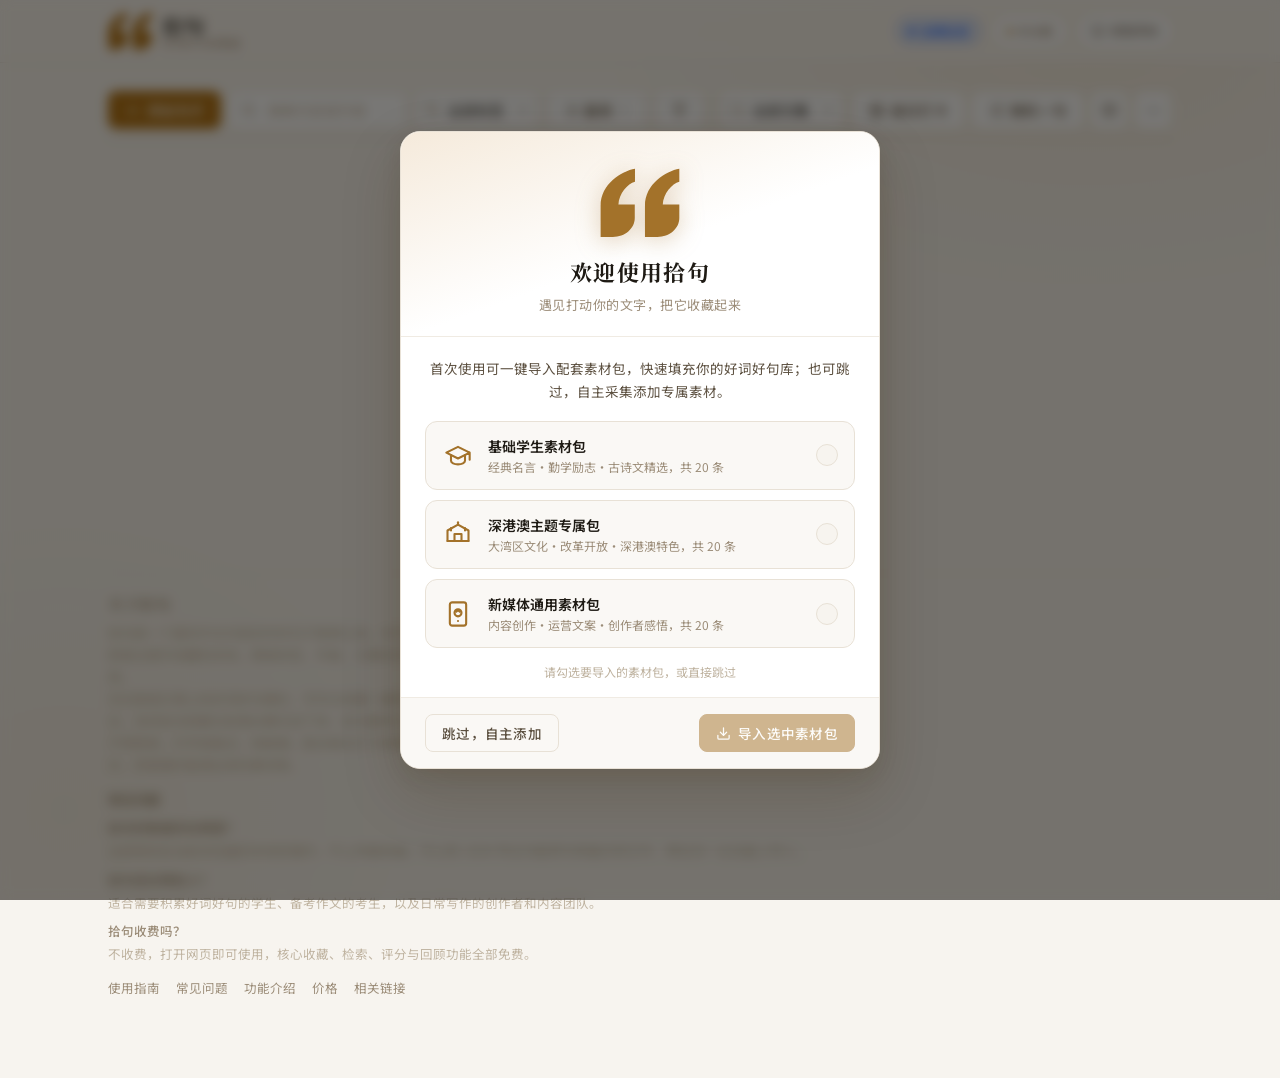
<file: index.html>
<!DOCTYPE html>
<html lang="zh-CN" data-theme="light">
<head>
  <meta charset="UTF-8" />
  <meta name="viewport" content="width=device-width, initial-scale=1.0" />
  <title>拾句 · 好词好句收集器</title>
  <meta name="description" content="拾句是一个本地优先的中文好词好句收集器，支持分类、检索、打分、导入导出与每日回顾，帮助学生、写作者和内容团队沉淀可复用表达。" />
  <meta name="robots" content="index,follow" />
  <link rel="canonical" href="https://shiju.userhali.com/" />
  <meta property="og:title" content="拾句 · 好词好句收集器" />
  <meta property="og:description" content="本地优先的中文句子收藏工具，支持标签、文集、检索、评分与回顾。" />
  <meta property="og:type" content="website" />
  <meta property="og:url" content="https://shiju.userhali.com/" />
  <meta property="og:image" content="https://shiju.userhali.com/og-image.png" />
  <meta property="og:image:type" content="image/png" />
  <meta property="og:image:width" content="1200" />
  <meta property="og:image:height" content="630" />
  <meta property="og:image:alt" content="拾句 - 本地优先的好词好句收集器" />
  <meta property="og:locale" content="zh_CN" />
  <meta name="twitter:card" content="summary_large_image" />
  <meta name="twitter:title" content="拾句 · 好词好句收集器" />
  <meta name="twitter:description" content="帮助你系统整理好词好句并随时检索复用。" />
  <meta name="twitter:image" content="https://shiju.userhali.com/og-image.png" />
  <meta name="twitter:image:alt" content="拾句 - 本地优先的好词好句收集器" />
  <meta name="theme-color" media="(prefers-color-scheme: light)" content="#f7f4ef" />
  <meta name="theme-color" media="(prefers-color-scheme: dark)" content="#16130e" />
  <link rel="icon" type="image/svg+xml" href="data:image/svg+xml,<svg xmlns='http://www.w3.org/2000/svg' viewBox='18 12 430 374'><path fill='%23a3722a' d='M259.67,213.87c0-117.21,112.6-186.38,184.66-198.87v69.17c-39.41,10.57-86.7,64.37-88.95,122.98h88.95v72.91c0,56.3-52.6,101.94-117.5,101.94h-67.16V213.87z M21.34,213.87C21.34,96.66,133.94,27.49,206,15v69.17c-39.41,10.57-86.7,64.37-88.95,122.98h87.82v72.91c0,56.3-52.6,101.94-117.5,101.94H21.34V213.87z'/></svg>">
  <link rel="stylesheet" href="style.css" />
  <link rel="preconnect" href="https://fonts.googleapis.com" />
  <link rel="preconnect" href="https://fonts.gstatic.com" crossorigin />
  <link rel="preload" as="style" href="https://fonts.googleapis.com/css2?family=Noto+Serif+SC:wght@400;500;600;700&family=Noto+Sans+SC:wght@300;400;500;600&display=swap" onload="this.onload=null;this.rel='stylesheet'" />
  <noscript><link rel="stylesheet" href="https://fonts.googleapis.com/css2?family=Noto+Serif+SC:wght@400;500;600;700&family=Noto+Sans+SC:wght@300;400;500;600&display=swap" /></noscript>

<script type="application/ld+json">
{"@context":"https://schema.org","@type":"Organization","name":"拾句","url":"https://shiju.userhali.com/","description":"本地优先的中文好词好句收集器","contactPoint":{"@type":"ContactPoint","contactType":"customer support","url":"https://shiju.userhali.com/help.html"}}
</script>
<script type="application/ld+json">
{"@context":"https://schema.org","@type":"WebSite","name":"拾句","url":"https://shiju.userhali.com/","inLanguage":"zh-CN","potentialAction":{"@type":"SearchAction","target":"https://shiju.userhali.com/?q={search_term_string}","query-input":"required name=search_term_string"}}
</script>
<script type="application/ld+json">
{"@context":"https://schema.org","@type":"SoftwareApplication","name":"拾句","applicationCategory":"ProductivityApplication","operatingSystem":"Web","offers":{"@type":"Offer","price":"0","priceCurrency":"CNY"},"description":"用于收集、标注、检索和复习好词好句的网页工具。"}
</script>
<script type="application/ld+json">
{"@context":"https://schema.org","@type":"FAQPage","mainEntity":[{"@type":"Question","name":"拾句的数据存在哪里？","acceptedAnswer":{"@type":"Answer","text":"全部保存在当前浏览器的本地存储中，不上传服务器；可以用 JSON 导出功能把句库备份到文件，再在另一台设备上导入。"}},{"@type":"Question","name":"拾句适合哪些人？","acceptedAnswer":{"@type":"Answer","text":"适合需要积累好词好句的学生、备考作文的考生，以及日常写作的创作者和内容团队。"}},{"@type":"Question","name":"拾句收费吗？","acceptedAnswer":{"@type":"Answer","text":"不收费，打开网页即可使用，核心收藏、检索、评分与回顾功能全部免费。"}}]}
</script>
<link rel="alternate" hreflang="zh-CN" href="https://shiju.userhali.com/" />
</head>
<body>
<svg xmlns="http://www.w3.org/2000/svg" style="display:none" aria-hidden="true">
  <symbol id="ic-plus" viewBox="0 0 24 24" fill="none" stroke="currentColor" stroke-width="2" stroke-linecap="round" stroke-linejoin="round"><line x1="12" y1="5" x2="12" y2="19"/><line x1="5" y1="12" x2="19" y2="12"/></symbol>
  <symbol id="ic-search" viewBox="0 0 24 24" fill="none" stroke="currentColor" stroke-width="2" stroke-linecap="round" stroke-linejoin="round"><circle cx="11" cy="11" r="8"/><line x1="21" y1="21" x2="16.65" y2="16.65"/></symbol>
  <symbol id="ic-x" viewBox="0 0 24 24" fill="none" stroke="currentColor" stroke-width="2.5" stroke-linecap="round" stroke-linejoin="round"><line x1="18" y1="6" x2="6" y2="18"/><line x1="6" y1="6" x2="18" y2="18"/></symbol>
  <symbol id="ic-tag" viewBox="0 0 24 24" fill="none" stroke="currentColor" stroke-width="2" stroke-linecap="round" stroke-linejoin="round"><path d="M20.59 13.41l-7.17 7.17a2 2 0 0 1-2.83 0L2 12V2h10l8.59 8.59a2 2 0 0 1 0 2.82z"/><line x1="7" y1="7" x2="7.01" y2="7"/></symbol>
  <symbol id="ic-shuffle" viewBox="0 0 24 24" fill="none" stroke="currentColor" stroke-width="2" stroke-linecap="round" stroke-linejoin="round"><polyline points="16 3 21 3 21 8"/><line x1="4" y1="20" x2="21" y2="3"/><polyline points="21 16 21 21 16 21"/><line x1="15" y1="15" x2="21" y2="21"/><line x1="4" y1="4" x2="9" y2="9"/></symbol>
  <symbol id="ic-moon" viewBox="0 0 24 24" fill="none" stroke="currentColor" stroke-width="2" stroke-linecap="round" stroke-linejoin="round"><path d="M21 12.79A9 9 0 1 1 11.21 3 7 7 0 0 0 21 12.79z"/></symbol>
  <symbol id="ic-sun" viewBox="0 0 24 24" fill="none" stroke="currentColor" stroke-width="2" stroke-linecap="round" stroke-linejoin="round"><circle cx="12" cy="12" r="5"/><line x1="12" y1="1" x2="12" y2="3"/><line x1="12" y1="21" x2="12" y2="23"/><line x1="4.22" y1="4.22" x2="5.64" y2="5.64"/><line x1="18.36" y1="18.36" x2="19.78" y2="19.78"/><line x1="1" y1="12" x2="3" y2="12"/><line x1="21" y1="12" x2="23" y2="12"/><line x1="4.22" y1="19.78" x2="5.64" y2="18.36"/><line x1="18.36" y1="5.64" x2="19.78" y2="4.22"/></symbol>
  <symbol id="ic-edit" viewBox="0 0 24 24" fill="none" stroke="currentColor" stroke-width="2" stroke-linecap="round" stroke-linejoin="round"><path d="M11 4H4a2 2 0 0 0-2 2v14a2 2 0 0 0 2 2h14a2 2 0 0 0 2-2v-7"/><path d="M18.5 2.5a2.121 2.121 0 0 1 3 3L12 15l-4 1 1-4 9.5-9.5z"/></symbol>
  <symbol id="ic-trash" viewBox="0 0 24 24" fill="none" stroke="currentColor" stroke-width="2" stroke-linecap="round" stroke-linejoin="round"><polyline points="3 6 5 6 21 6"/><path d="M19 6l-1 14a2 2 0 0 1-2 2H8a2 2 0 0 1-2-2L5 6"/><path d="M10 11v6"/><path d="M14 11v6"/><path d="M9 6V4a1 1 0 0 1 1-1h4a1 1 0 0 1 1 1v2"/></symbol>
  <symbol id="ic-book" viewBox="0 0 24 24" fill="none" stroke="currentColor" stroke-width="1.5" stroke-linecap="round" stroke-linejoin="round"><path d="M2 3h6a4 4 0 0 1 4 4v14a3 3 0 0 0-3-3H2z"/><path d="M22 3h-6a4 4 0 0 0-4 4v14a3 3 0 0 1 3-3h7z"/></symbol>
  <symbol id="ic-search-x" viewBox="0 0 24 24" fill="none" stroke="currentColor" stroke-width="1.5" stroke-linecap="round" stroke-linejoin="round"><circle cx="11" cy="11" r="8"/><line x1="21" y1="21" x2="16.65" y2="16.65"/><line x1="8.5" y1="8.5" x2="13.5" y2="13.5"/><line x1="13.5" y1="8.5" x2="8.5" y2="13.5"/></symbol>
  <symbol id="ic-check" viewBox="0 0 24 24" fill="none" stroke="currentColor" stroke-width="2.5" stroke-linecap="round" stroke-linejoin="round"><polyline points="20 6 9 17 4 12"/></symbol>
  <symbol id="ic-alert" viewBox="0 0 24 24" fill="none" stroke="currentColor" stroke-width="2" stroke-linecap="round" stroke-linejoin="round"><circle cx="12" cy="12" r="10"/><line x1="12" y1="8" x2="12" y2="12"/><line x1="12" y1="16" x2="12.01" y2="16"/></symbol>
  <symbol id="ic-info" viewBox="0 0 24 24" fill="none" stroke="currentColor" stroke-width="2" stroke-linecap="round" stroke-linejoin="round"><circle cx="12" cy="12" r="10"/><line x1="12" y1="16" x2="12" y2="12"/><line x1="12" y1="8" x2="12.01" y2="8"/></symbol>
  <symbol id="ic-quote" viewBox="0 0 24 24" fill="currentColor"><path d="M3 21c3 0 7-1 7-8V5c0-1.25-.756-2.017-2-2H4c-1.25 0-2 .75-2 1.972V11c0 1.25.75 2 2 2 1 0 1 0 1 1v1c0 1-1 2-2 2s-1 .008-1 1.031V20c0 1 0 1 1 1z"/><path d="M15 21c3 0 7-1 7-8V5c0-1.25-.757-2.017-2-2h-4c-1.25 0-2 .75-2 1.972V11c0 1.25.75 2 2 2h.75c0 2.25.25 4-2.75 4v3c0 1 0 1 1 1z"/></symbol>
  <symbol id="ic-calendar" viewBox="0 0 24 24" fill="none" stroke="currentColor" stroke-width="2" stroke-linecap="round" stroke-linejoin="round"><rect x="3" y="4" width="18" height="18" rx="2" ry="2"/><line x1="16" y1="2" x2="16" y2="6"/><line x1="8" y1="2" x2="8" y2="6"/><line x1="3" y1="10" x2="21" y2="10"/></symbol>
  <symbol id="ic-user" viewBox="0 0 24 24" fill="none" stroke="currentColor" stroke-width="2" stroke-linecap="round" stroke-linejoin="round"><path d="M20 21v-2a4 4 0 0 0-4-4H8a4 4 0 0 0-4 4v2"/><circle cx="12" cy="7" r="4"/></symbol>
  <symbol id="ic-chevron-down" viewBox="0 0 24 24" fill="none" stroke="currentColor" stroke-width="2" stroke-linecap="round" stroke-linejoin="round"><polyline points="6 9 12 15 18 9"/></symbol>
  <symbol id="ic-chevron-left" viewBox="0 0 24 24" fill="none" stroke="currentColor" stroke-width="2" stroke-linecap="round" stroke-linejoin="round"><polyline points="15 18 9 12 15 6"/></symbol>
  <symbol id="ic-chevron-right" viewBox="0 0 24 24" fill="none" stroke="currentColor" stroke-width="2" stroke-linecap="round" stroke-linejoin="round"><polyline points="9 18 15 12 9 6"/></symbol>
  <symbol id="ic-sparkle" viewBox="0 0 24 24" fill="none" stroke="currentColor" stroke-width="2" stroke-linecap="round" stroke-linejoin="round"><path d="M12 2l2.4 7.4H22l-6.2 4.5 2.4 7.4L12 17l-6.2 4.3 2.4-7.4L2 9.4h7.6z"/></symbol>
  <symbol id="ic-warning" viewBox="0 0 24 24" fill="none" stroke="currentColor" stroke-width="2" stroke-linecap="round" stroke-linejoin="round"><path d="M10.29 3.86L1.82 18a2 2 0 0 0 1.71 3h16.94a2 2 0 0 0 1.71-3L13.71 3.86a2 2 0 0 0-3.42 0z"/><line x1="12" y1="9" x2="12" y2="13"/><line x1="12" y1="17" x2="12.01" y2="17"/></symbol>
  <symbol id="ic-star" viewBox="0 0 24 24" fill="none" stroke="currentColor" stroke-width="2" stroke-linecap="round" stroke-linejoin="round"><polygon points="12 2 15.09 8.26 22 9.27 17 14.14 18.18 21.02 12 17.77 5.82 21.02 7 14.14 2 9.27 8.91 8.26 12 2"/></symbol>
  <symbol id="ic-star-fill" viewBox="0 0 24 24" fill="currentColor" stroke="currentColor" stroke-width="2" stroke-linecap="round" stroke-linejoin="round"><polygon points="12 2 15.09 8.26 22 9.27 17 14.14 18.18 21.02 12 17.77 5.82 21.02 7 14.14 2 9.27 8.91 8.26 12 2"/></symbol>
  <symbol id="ic-sort" viewBox="0 0 24 24" fill="none" stroke="currentColor" stroke-width="2" stroke-linecap="round" stroke-linejoin="round"><line x1="8" y1="6" x2="21" y2="6"/><line x1="8" y1="12" x2="21" y2="12"/><line x1="8" y1="18" x2="21" y2="18"/><line x1="3" y1="6" x2="3.01" y2="6"/><line x1="3" y1="12" x2="3.01" y2="12"/><line x1="3" y1="18" x2="3.01" y2="18"/></symbol>
  <symbol id="ic-filter" viewBox="0 0 24 24" fill="none" stroke="currentColor" stroke-width="2" stroke-linecap="round" stroke-linejoin="round"><polygon points="22 3 2 3 10 12.46 10 19 14 21 14 12.46 22 3"/></symbol>
  <symbol id="ic-download" viewBox="0 0 24 24" fill="none" stroke="currentColor" stroke-width="2" stroke-linecap="round" stroke-linejoin="round"><path d="M21 15v4a2 2 0 0 1-2 2H5a2 2 0 0 1-2-2v-4"/><polyline points="7 10 12 15 17 10"/><line x1="12" y1="15" x2="12" y2="3"/></symbol>
  <symbol id="ic-upload" viewBox="0 0 24 24" fill="none" stroke="currentColor" stroke-width="2" stroke-linecap="round" stroke-linejoin="round"><path d="M21 15v4a2 2 0 0 1-2 2H5a2 2 0 0 1-2-2v-4"/><polyline points="17 8 12 3 7 8"/><line x1="12" y1="3" x2="12" y2="15"/></symbol>
  <symbol id="ic-settings" viewBox="0 0 24 24" fill="none" stroke="currentColor" stroke-width="2" stroke-linecap="round" stroke-linejoin="round"><circle cx="12" cy="12" r="3"/><path d="M19.4 15a1.65 1.65 0 0 0 .33 1.82l.06.06a2 2 0 0 1-2.83 2.83l-.06-.06a1.65 1.65 0 0 0-1.82-.33 1.65 1.65 0 0 0-1 1.51V21a2 2 0 0 1-4 0v-.09A1.65 1.65 0 0 0 9 19.4a1.65 1.65 0 0 0-1.82.33l-.06.06a2 2 0 0 1-2.83-2.83l.06-.06A1.65 1.65 0 0 0 4.68 15a1.65 1.65 0 0 0-1.51-1H3a2 2 0 0 1 0-4h.09A1.65 1.65 0 0 0 4.6 9a1.65 1.65 0 0 0-.33-1.82l-.06-.06a2 2 0 0 1 2.83-2.83l.06.06A1.65 1.65 0 0 0 9 4.68a1.65 1.65 0 0 0 1-1.51V3a2 2 0 0 1 4 0v.09a1.65 1.65 0 0 0 1 1.51 1.65 1.65 0 0 0 1.82-.33l.06-.06a2 2 0 0 1 2.83 2.83l-.06.06A1.65 1.65 0 0 0 19.4 9a1.65 1.65 0 0 0 1.51 1H21a2 2 0 0 1 0 4h-.09a1.65 1.65 0 0 0-1.51 1z"/></symbol>
  <symbol id="ic-book-open" viewBox="0 0 24 24" fill="none" stroke="currentColor" stroke-width="2" stroke-linecap="round" stroke-linejoin="round"><path d="M2 3h6a4 4 0 0 1 4 4v14a3 3 0 0 0-3-3H2z"/><path d="M22 3h-6a4 4 0 0 0-4 4v14a3 3 0 0 1 3-3h7z"/></symbol>
  <symbol id="ic-select" viewBox="0 0 24 24" fill="none" stroke="currentColor" stroke-width="2" stroke-linecap="round" stroke-linejoin="round"><path d="M9 11l3 3L22 4"/><path d="M21 12v7a2 2 0 0 1-2 2H5a2 2 0 0 1-2-2V5a2 2 0 0 1 2-2h11"/></symbol>
  <symbol id="ic-merge" viewBox="0 0 24 24" fill="none" stroke="currentColor" stroke-width="2" stroke-linecap="round" stroke-linejoin="round"><circle cx="18" cy="18" r="3"/><circle cx="6" cy="6" r="3"/><path d="M6 21V9a9 9 0 0 0 9 9"/></symbol>
  <symbol id="ic-bar-chart" viewBox="0 0 24 24" fill="none" stroke="currentColor" stroke-width="2" stroke-linecap="round" stroke-linejoin="round"><line x1="18" y1="20" x2="18" y2="10"/><line x1="12" y1="20" x2="12" y2="4"/><line x1="6" y1="20" x2="6" y2="14"/><line x1="2" y1="20" x2="22" y2="20"/></symbol>
  <symbol id="ic-pencil" viewBox="0 0 24 24" fill="none" stroke="currentColor" stroke-width="2" stroke-linecap="round" stroke-linejoin="round"><path d="M12 20h9"/><path d="M16.5 3.5a2.121 2.121 0 0 1 3 3L7 19l-4 1 1-4L16.5 3.5z"/></symbol>
  <symbol id="ic-monitor" viewBox="0 0 24 24" fill="none" stroke="currentColor" stroke-width="2" stroke-linecap="round" stroke-linejoin="round"><rect x="2" y="3" width="20" height="14" rx="2"/><polyline points="8 21 12 17 16 21"/></symbol>
  <symbol id="ic-file-pdf" viewBox="0 0 24 24" fill="none" stroke="currentColor" stroke-width="2" stroke-linecap="round" stroke-linejoin="round"><path d="M14 2H6a2 2 0 0 0-2 2v16a2 2 0 0 0 2 2h12a2 2 0 0 0 2-2V8z"/><polyline points="14 2 14 8 20 8"/><path d="M9 15v-4"/><path d="M9 11h2a2 2 0 0 1 0 4H9"/><path d="M14 15v-4h1.5a1.5 1.5 0 0 1 0 3H14"/></symbol>
  <symbol id="ic-pack-student" viewBox="0 0 24 24" fill="none" stroke="currentColor" stroke-width="1.8" stroke-linecap="round" stroke-linejoin="round"><path d="M22 10v6M2 10l10-5 10 5-10 5-10-5z"/><path d="M6 12v5c0 1.7 2.7 3 6 3s6-1.3 6-3v-5"/></symbol>
  <symbol id="ic-pack-bay" viewBox="0 0 24 24" fill="none" stroke="currentColor" stroke-width="1.8" stroke-linecap="round" stroke-linejoin="round"><path d="M3 18h18"/><path d="M3 18V9l9-5 9 5v9"/><path d="M9 18v-6h6v6"/><line x1="12" y1="4" x2="12" y2="2"/><line x1="6" y1="9" x2="6" y2="7"/><line x1="18" y1="9" x2="18" y2="7"/></symbol>
  <symbol id="ic-pack-media" viewBox="0 0 24 24" fill="none" stroke="currentColor" stroke-width="1.8" stroke-linecap="round" stroke-linejoin="round"><rect x="5" y="2" width="14" height="20" rx="2"/><line x1="12" y1="18" x2="12.01" y2="18"/><circle cx="12" cy="11" r="3"/><polyline points="10.5 10 12 8.5 13.5 10"/></symbol>
  <symbol id="ic-check-circle" viewBox="0 0 24 24" fill="none" stroke="currentColor" stroke-width="2" stroke-linecap="round" stroke-linejoin="round"><path d="M22 11.08V12a10 10 0 1 1-5.93-9.14"/><polyline points="22 4 12 14.01 9 11.01"/></symbol>
  <symbol id="ic-note" viewBox="0 0 24 24" fill="none" stroke="currentColor" stroke-width="2" stroke-linecap="round" stroke-linejoin="round"><path d="M14 2H6a2 2 0 0 0-2 2v16a2 2 0 0 0 2 2h12a2 2 0 0 0 2-2V8z"/><polyline points="14 2 14 8 20 8"/><line x1="16" y1="13" x2="8" y2="13"/><line x1="16" y1="17" x2="8" y2="17"/><polyline points="10 9 9 9 8 9"/></symbol>
  <symbol id="ic-folder" viewBox="0 0 24 24" fill="none" stroke="currentColor" stroke-width="2" stroke-linecap="round" stroke-linejoin="round"><path d="M22 19a2 2 0 0 1-2 2H4a2 2 0 0 1-2-2V5a2 2 0 0 1 2-2h5l2 3h9a2 2 0 0 1 2 2z"/></symbol>
  <symbol id="ic-share" viewBox="0 0 24 24" fill="none" stroke="currentColor" stroke-width="2" stroke-linecap="round" stroke-linejoin="round"><path d="M4 12v8a2 2 0 0 0 2 2h12a2 2 0 0 0 2-2v-8"/><polyline points="16 6 12 2 8 6"/><line x1="12" y1="2" x2="12" y2="15"/></symbol>
  <symbol id="ic-calendar-check" viewBox="0 0 24 24" fill="none" stroke="currentColor" stroke-width="2" stroke-linecap="round" stroke-linejoin="round"><rect x="3" y="4" width="18" height="18" rx="2" ry="2"/><line x1="16" y1="2" x2="16" y2="6"/><line x1="8" y1="2" x2="8" y2="6"/><line x1="3" y1="10" x2="21" y2="10"/><polyline points="9 16 12 19 22 9"/></symbol>
  <symbol id="ic-image" viewBox="0 0 24 24" fill="none" stroke="currentColor" stroke-width="2" stroke-linecap="round" stroke-linejoin="round"><rect x="3" y="3" width="18" height="18" rx="2" ry="2"/><circle cx="8.5" cy="8.5" r="1.5"/><polyline points="21 15 16 10 5 21"/></symbol>
  <symbol id="ic-copy" viewBox="0 0 24 24" fill="none" stroke="currentColor" stroke-width="2" stroke-linecap="round" stroke-linejoin="round"><rect x="9" y="9" width="13" height="13" rx="2" ry="2"/><path d="M5 15H4a2 2 0 0 1-2-2V4a2 2 0 0 1 2-2h9a2 2 0 0 1 2 2v1"/></symbol>
  <symbol id="ic-more-horizontal" viewBox="0 0 24 24" fill="none" stroke="currentColor" stroke-width="2" stroke-linecap="round" stroke-linejoin="round"><circle cx="12" cy="12" r="1"/><circle cx="19" cy="12" r="1"/><circle cx="5" cy="12" r="1"/></symbol>
  <symbol id="ic-logo" viewBox="18 12 430 374">
    <path fill="currentColor" d="M259.67,213.87c0-117.21,112.6-186.38,184.66-198.87v69.17c-39.41,10.57-86.7,64.37-88.95,122.98h88.95v72.91c0,56.3-52.6,101.94-117.5,101.94h-67.16V213.87z M21.34,213.87C21.34,96.66,133.94,27.49,206,15v69.17c-39.41,10.57-86.7,64.37-88.95,122.98h87.82v72.91c0,56.3-52.6,101.94-117.5,101.94H21.34V213.87z"/>
  </symbol>
</svg>

<header class="header">
  <div class="header-inner">
    <div class="logo">
      <div class="logo-mark">
        <svg class="logo-mark-svg" viewBox="18 12 430 374" aria-hidden="true"><path fill="var(--c-accent)" d="M259.67,213.87c0-117.21,112.6-186.38,184.66-198.87v69.17c-39.41,10.57-86.7,64.37-88.95,122.98h88.95v72.91c0,56.3-52.6,101.94-117.5,101.94h-67.16V213.87z M21.34,213.87C21.34,96.66,133.94,27.49,206,15v69.17c-39.41,10.57-86.7,64.37-88.95,122.98h87.82v72.91c0,56.3-52.6,101.94-117.5,101.94H21.34V213.87z"/></svg>
      </div>
      <div class="logo-texts">
        <h1 class="logo-name">拾句</h1>
        <span class="logo-sub">好词好句收集器</span>
      </div>
    </div>
    <div class="header-right">
      <button class="nav-badge-btn" id="navBadgeBtn" title="查看重要信息">
        <span class="nav-badge-dot"></span>
        <span class="nav-badge-text">法律信息</span>
      </button>
      <div class="count-pill"><span id="totalCount">0</span><span class="count-unit">条收藏</span></div>
      <button class="theme-cycle-btn" id="themeBtn" title="切换主题" aria-label="切换主题">
        <svg class="icon theme-cycle-icon" id="themeBtnIcon"><use href="#ic-sun" id="themeBtnUse"/></svg>
        <span class="theme-cycle-label" id="themeBtnLabel">浅色</span>
      </button>
    </div>
  </div>
</header>

<main class="main">
  <section class="toolbar">
    <button class="btn btn-primary" id="addBtn"><svg class="icon"><use href="#ic-plus"/></svg><span>添加句子</span></button>
    <div class="search-wrap">
      <svg class="icon search-prefix-icon"><use href="#ic-search"/></svg>
      <input type="text" class="search-input" id="searchInput" placeholder="搜索内容或作者…" autocomplete="off" />
      <button class="search-clear" id="searchClear" aria-label="清空搜索"><svg class="icon"><use href="#ic-x"/></svg></button>
    </div>
    <div class="filter-wrap">
      <svg class="icon filter-prefix-icon"><use href="#ic-tag"/></svg>
      <select class="filter-select" id="tagFilter"><option value="">全部标签</option></select>
      <svg class="icon filter-suffix-icon"><use href="#ic-chevron-down"/></svg>
    </div>
    <div class="sort-wrap">
      <button class="btn btn-outline sort-btn" id="sortBtn">
        <svg class="icon"><use href="#ic-sort"/></svg>
        <span id="sortLabel">最新</span>
        <svg class="icon" style="width:12px;height:12px"><use href="#ic-chevron-down"/></svg>
      </button>
      <div class="sort-dropdown" id="sortDropdown">
        <button class="sort-opt active" data-sort="newest">最新添加</button>
        <button class="sort-opt" data-sort="oldest">最早添加</button>
        <button class="sort-opt" data-sort="author-asc">作者 A → Z</button>
        <button class="sort-opt" data-sort="author-desc">作者 Z → A</button>
        <button class="sort-opt" data-sort="rating-desc">评分从高到低</button>
      </div>
    </div>
    <button class="btn btn-outline filter-adv-btn" id="filterAdvBtn" title="高级筛选">
      <svg class="icon"><use href="#ic-filter"/></svg>
      <span class="filter-adv-badge" id="filterBadge" style="display:none"></span>
    </button>
    <div class="filter-wrap" style="margin-left: 8px;">
      <svg class="icon filter-prefix-icon"><use href="#ic-folder"/></svg>
      <select class="filter-select" id="collectionFilter"><option value="">全部文集</option></select>
      <svg class="icon filter-suffix-icon"><use href="#ic-chevron-down"/></svg>
    </div>
    <div class="toolbar-right">
      <button class="btn btn-outline" id="dailyBtn"><svg class="icon"><use href="#ic-calendar-check"/></svg><span>每日打卡</span></button>
      <button class="btn btn-outline" id="randomBtn"><svg class="icon"><use href="#ic-shuffle"/></svg><span>随机一句</span></button>
      <button class="btn btn-outline icon-only" id="readingModeBtn" title="阅读模式"><svg class="icon"><use href="#ic-book-open"/></svg></button>
      <div class="more-menu-wrap">
        <button class="btn btn-outline icon-only" id="moreMenuBtn" title="更多"><svg class="icon"><use href="#ic-more-horizontal"/></svg></button>
        <div class="more-menu" id="moreMenu">
          <button class="more-menu-item" id="moreSortBtn">
            <svg class="icon"><use href="#ic-sort"/></svg>
            <span>排序</span>
            <span class="more-menu-sub" id="moreSortLabel">最新</span>
          </button>
          <button class="more-menu-item" id="moreFilterAdvBtn">
            <svg class="icon"><use href="#ic-filter"/></svg>
            <span>高级筛选</span>
            <span class="filter-adv-badge" id="moreFilterBadge" style="display:none"></span>
          </button>
          <button class="more-menu-item" id="moreBatchBtn">
            <svg class="icon"><use href="#ic-select"/></svg>
            <span>批量选择</span>
          </button>
          <button class="more-menu-item" id="moreSettingsBtn">
            <svg class="icon"><use href="#ic-settings"/></svg>
            <span>设置</span>
          </button>
        </div>
      </div>
    </div>
  </section>

  <div class="adv-filter-panel" id="advFilterPanel">
    <div class="adv-filter-inner">
      <label class="adv-filter-item"><input type="checkbox" id="filterFavorite" /><span>仅显示收藏</span></label>
      <label class="adv-filter-item"><input type="checkbox" id="filterExact" /><span>精确匹配</span></label>
      <div class="adv-filter-dates">
        <span class="adv-date-label">添加时间</span>
        <input type="date" class="date-input" id="filterDateFrom" />
        <span class="date-sep">至</span>
        <input type="date" class="date-input" id="filterDateTo" />
      </div>
      <button class="btn btn-ghost btn-sm" id="filterResetBtn">重置</button>
    </div>
  </div>

  <div class="batch-bar hidden" id="batchBar">
    <div class="batch-bar-inner">
      <button class="btn btn-ghost btn-sm" id="selectAllBtn"><svg class="icon"><use href="#ic-check"/></svg>全选</button>
      <span class="batch-count" id="batchCount">已选 0 项</span>
      <div class="batch-actions-right">
        <button class="btn btn-ghost btn-sm" id="batchExportBtn"><svg class="icon"><use href="#ic-download"/></svg>导出选中</button>
        <button class="btn btn-ghost-danger btn-sm" id="batchDeleteBtn"><svg class="icon"><use href="#ic-trash"/></svg>删除选中</button>
        <button class="btn btn-ghost btn-sm" id="exitBatchBtn"><svg class="icon"><use href="#ic-x"/></svg>退出</button>
      </div>
    </div>
  </div>

  <section class="cards-section">
    <div class="cards-grid" id="cardsGrid"></div>
    <div class="empty-state" id="emptyState">
      <div class="empty-icon-bg"><svg class="empty-svg"><use href="#ic-book"/></svg></div>
      <h3 class="empty-title">还没有收藏的句子</h3>
      <p class="empty-desc">遇见打动你的文字，就把它收藏起来吧</p>
      <button class="btn btn-primary" id="emptyAddBtn"><svg class="icon"><use href="#ic-plus"/></svg></button>
    </div>
    <div class="empty-state" id="noResultState" style="display:none;">
      <div class="empty-icon-bg"><svg class="empty-svg"><use href="#ic-search-x"/></svg></div>
      <h3 class="empty-title">没有找到相关内容</h3>
      <p class="empty-desc">试试其他关键词或筛选条件</p>
    </div>
  </section>

  <!-- 产品介绍：放在页面底部弱化展示，不挡工具使用；完成引导的回访用户由 JS 直接隐藏 -->
  <section id="seoIntro" class="seo-intro" aria-label="产品介绍">
    <h2>关于拾句</h2>
    <p>拾句是一个面向中文内容创作的句子管理工具。你可以把读书、刷网页、做采访时遇到的优质表达随手收藏到本地，再按标签、作者、文集和评分快速检索，在写作和复习时直接调用。</p>
    <p>无论是语文课上的好词好句摘抄、写作文前翻一翻积累的作文素材，还是把读到的名人名言、诗词名句和散文段落长期沉淀下来，拾句都把它们存在你自己的浏览器里：不用注册、不用登录，打开就能记、就能搜。配合每日打卡和随机回顾，好句不再是抄完就忘的笔记本，而是随时能调出来的素材库。</p>
    <div class="seo-faq">
      <h3>常见问题</h3>
      <dl>
        <dt>拾句的数据存在哪里？</dt>
        <dd>全部保存在当前浏览器的本地存储中，不上传服务器；可以用 JSON 导出功能把句库备份到文件，再在另一台设备上导入。</dd>
        <dt>拾句适合哪些人？</dt>
        <dd>适合需要积累好词好句的学生、备考作文的考生，以及日常写作的创作者和内容团队。</dd>
        <dt>拾句收费吗？</dt>
        <dd>不收费，打开网页即可使用，核心收藏、检索、评分与回顾功能全部免费。</dd>
      </dl>
    </div>
    <nav class="seo-links" aria-label="更多页面">
      <a href="help.html">使用指南</a>
      <a href="faq.html">常见问题</a>
      <a href="services.html">功能介绍</a>
      <a href="pricing.html">价格</a>
      <a href="links.html">相关链接</a>
    </nav>
  </section>
</main>

<!-- 添加/编辑弹窗 -->
<div class="modal-overlay" id="editOverlay">
  <div class="modal" id="editModal" role="dialog" aria-modal="true" aria-labelledby="editModalTitle">
    <div class="modal-header">
      <h2 class="modal-title" id="editModalTitle">添加好句</h2>
      <button class="modal-close" id="editClose" aria-label="关闭"><svg class="icon"><use href="#ic-x"/></svg></button>
    </div>
    <div class="modal-body">
      <div class="form-group">
        <label class="form-label" for="contentInput">句子内容 <span class="badge-required">必填</span></label>
        <textarea class="form-textarea" id="contentInput" placeholder="请输入好词好句…" rows="5" maxlength="500"></textarea>
        <div class="field-footer"><span class="field-hint">支持换行输入</span><span class="char-count" id="charCount">0 / 500</span></div>
      </div>
      <div class="form-group">
        <label class="form-label" for="authorInput"><svg class="icon icon-sm"><use href="#ic-user"/></svg>作者 / 来源</label>
        <input type="text" class="form-input" id="authorInput" placeholder="如：鲁迅、《红楼梦》、网络…" maxlength="50" />
      </div>
      <div class="form-group">
        <label class="form-label"><svg class="icon icon-sm"><use href="#ic-tag"/></svg>分类标签 <span class="field-hint-inline">最多 5 个</span></label>
        <div class="tag-editor">
          <div class="tag-selected-area" id="tagSelected">
            <span class="tag-placeholder" id="tagPlaceholder">点击下方选择或输入自定义标签</span>
          </div>
          <div class="tag-editor-input">
            <input type="text" class="tag-text-input" id="tagCustomInput" placeholder="自定义标签，回车添加…" maxlength="20" />
            <button class="tag-add-btn" id="tagAddBtn" aria-label="添加标签"><svg class="icon"><use href="#ic-plus"/></svg></button>
          </div>
          <div class="tag-preset-list" id="tagPresets"></div>
        </div>
      </div>
    </div>
    <div class="modal-footer">
      <button class="btn btn-ghost" id="editCancel">取消</button>
      <button class="btn btn-primary" id="editSave">保存句子</button>
    </div>
  </div>
</div>

<!-- 详情弹窗 -->
<div class="modal-overlay" id="detailOverlay">
  <div class="modal modal-detail" role="dialog" aria-modal="true">
    <div class="modal-header">
      <h2 class="modal-title">句子详情</h2>
      <button class="modal-close" id="detailClose" aria-label="关闭"><svg class="icon"><use href="#ic-x"/></svg></button>
    </div>
    <div class="modal-body">
      <div class="detail-quote-icon"><svg class="icon-quote-deco"><use href="#ic-quote"/></svg></div>
      <blockquote class="detail-content" id="detailContent"></blockquote>
      <div class="detail-meta">
        <div class="detail-meta-item"><svg class="icon icon-sm"><use href="#ic-user"/></svg><span id="detailAuthor"></span></div>
        <div class="detail-meta-item"><svg class="icon icon-sm"><use href="#ic-calendar"/></svg><span id="detailDate"></span></div>
      </div>
      <div class="detail-tags" id="detailTags"></div>
      <div class="detail-meta-item detail-verify" id="detailVerify" style="display:none"></div>
      <div class="detail-rating-wrap">
        <span class="rating-label">评分</span>
        <div class="rating-stars" id="detailRating" role="group" aria-label="评分"></div>
      </div>
    </div>
    <div class="modal-footer" style="flex-wrap:wrap;gap:8px;">
      <button class="btn btn-ghost-danger" id="detailDelete"><svg class="icon"><use href="#ic-trash"/></svg></button>
      <button class="btn btn-ghost" id="detailNote"><svg class="icon"><use href="#ic-note"/></svg><span id="detailNoteText">笔记</span></button>
      <button class="btn btn-ghost" id="detailCollection"><svg class="icon"><use href="#ic-folder"/></svg></button>
      <button class="btn btn-ghost" id="detailShare"><svg class="icon"><use href="#ic-share"/></svg></button>
      <button class="btn btn-ghost" id="detailRecite"><svg class="icon"><use href="#ic-book-open"/></svg><span id="detailReciteText">背诵</span></button>
      <button class="btn btn-ghost" id="detailFavorite"><svg class="icon" id="detailFavIcon"><use href="#ic-star"/></svg><span id="detailFavText">收藏</span></button>
      <button class="btn btn-primary" id="detailEdit"><svg class="icon"><use href="#ic-edit"/></svg></button>
    </div>
  </div>
</div>

<!-- 链接页面弹窗 -->
<!-- legalOverlay: placeholder for ESC handler compatibility -->
<div class="modal-overlay" id="legalOverlay" style="display:none"></div>

<div class="modal-overlay" id="linksOverlay">
  <div class="modal modal-sm" role="dialog" aria-modal="true">
    <div class="modal-header">
      <h2 class="modal-title">法律信息</h2>
      <button class="modal-close" id="linksClose" aria-label="关闭"><svg class="icon"><use href="#ic-x"/></svg></button>
    </div>
    <div class="modal-body links-modal-body">
      <div class="link-group-title">法律声明</div>
      <a class="link-item" href="terms-of-service.html">
        <span>服务条款</span>
        <svg class="icon"><use href="#ic-chevron-right"/></svg>
      </a>
      <a class="link-item" href="privacy-policy.html">
        <span>隐私政策</span>
        <svg class="icon"><use href="#ic-chevron-right"/></svg>
      </a>
      <a class="link-item" href="copyright-notice.html">
        <span>版权声明</span>
        <svg class="icon"><use href="#ic-chevron-right"/></svg>
      </a>
      <div class="link-divider"></div>
      <div class="link-group-title">网站状态</div>
      <a class="link-item" href="https://status.userhali.com" target="_blank" rel="noopener noreferrer">
        <span>网站状态</span>
        <span class="status-badge"><span class="status-dot"></span>在线</span>
      </a>
    </div>
  </div>
</div>

<!-- 随机推荐弹窗 -->
<div class="modal-overlay" id="randomOverlay">
  <div class="modal modal-random" id="randomModal" role="dialog" aria-modal="true">
    <div class="modal-header random-header">
      <div class="random-title-row">
        <div class="random-icon-badge"><svg class="icon"><use href="#ic-sparkle"/></svg></div>
        <h2 class="modal-title">随机推荐</h2>
      </div>
      <button class="modal-close" id="randomClose" aria-label="关闭"><svg class="icon"><use href="#ic-x"/></svg></button>
    </div>
    <div class="modal-body random-body">
      <div class="random-quote-deco"><svg class="icon-quote-lg"><use href="#ic-quote"/></svg></div>
      <blockquote class="random-content" id="randomContent"></blockquote>
      <p class="random-author" id="randomAuthor"></p>
      <div class="random-tags" id="randomTags"></div>
    </div>
    <div class="modal-footer">
      <button class="btn btn-ghost" id="randomAgain"><svg class="icon"><use href="#ic-shuffle"/></svg>再来一句</button>
      <button class="btn btn-outline hidden" id="randomSaveLocal"><svg class="icon"><use href="#ic-plus"/></svg>保存到本地</button>
      <button class="btn btn-primary" id="randomClose2">好的</button>
    </div>
  </div>
</div>

<!-- 删除确认弹窗 -->
<div class="modal-overlay" id="deleteOverlay">
  <div class="modal modal-sm" role="dialog" aria-modal="true">
    <div class="modal-header">
      <div class="delete-header-title">
        <div class="delete-warn-icon"><svg class="icon"><use href="#ic-warning"/></svg></div>
        <h2 class="modal-title" id="deleteModalTitle">确认删除</h2>
      </div>
      <button class="modal-close" id="deleteClose" aria-label="关闭"><svg class="icon"><use href="#ic-x"/></svg></button>
    </div>
    <div class="modal-body">
      <p class="delete-msg" id="deleteMsg">确定要删除这条好句吗？删除后数据将无法恢复。</p>
    </div>
    <div class="modal-footer">
      <button class="btn btn-ghost" id="deleteCancelBtn">取消</button>
      <button class="btn btn-danger" id="deleteConfirmBtn"><svg class="icon"><use href="#ic-trash"/></svg>确认删除</button>
    </div>
  </div>
</div>

<!-- 设置面板 -->
<div class="modal-overlay" id="settingsOverlay">
  <div class="modal modal-settings" role="dialog" aria-modal="true">
    <div class="modal-header">
      <h2 class="modal-title">设置</h2>
      <button class="modal-close" id="settingsClose" aria-label="关闭"><svg class="icon"><use href="#ic-x"/></svg></button>
    </div>
    <div class="settings-tabs">
      <button class="settings-tab active" data-tab="appear"><svg class="icon icon-sm"><use href="#ic-sun"/></svg>外观</button>
      <button class="settings-tab" data-tab="stats"><svg class="icon icon-sm"><use href="#ic-bar-chart"/></svg>统计</button>
      <button class="settings-tab" data-tab="collections"><svg class="icon icon-sm"><use href="#ic-folder"/></svg>文集管理</button>
      <button class="settings-tab" data-tab="data"><svg class="icon icon-sm"><use href="#ic-download"/></svg>数据</button>
      <button class="settings-tab" data-tab="tags"><svg class="icon icon-sm"><use href="#ic-tag"/></svg>标签管理</button>
    </div>
    <div class="modal-body settings-body">
      <div class="settings-pane active" id="pane-appear">
        <div class="appearance-section">
          <div class="appearance-section-title">主题模式</div>
          <fieldset class="switcher" id="themeSwitcher">
            <legend class="switcher__legend">选择主题</legend>
            <label class="switcher__option">
              <input class="switcher__input" type="radio" name="themeMode" value="light" c-option="1" id="themeLight" />
              <svg class="switcher__icon" xmlns="http://www.w3.org/2000/svg" fill="none" viewBox="0 0 36 36">
                <path fill="var(--c)" fill-rule="evenodd" d="M18 12a6 6 0 1 1 0 12 6 6 0 0 1 0-12Zm0 2a4 4 0 1 0 0 8 4 4 0 0 0 0-8Z" clip-rule="evenodd"/>
                <path fill="var(--c)" d="M17 6.038a1 1 0 1 1 2 0v3a1 1 0 0 1-2 0v-3ZM24.244 7.742a1 1 0 1 1 1.618 1.176L24.1 11.345a1 1 0 1 1-1.618-1.176l1.763-2.427ZM29.104 13.379a1 1 0 0 1 .618 1.902l-2.854.927a1 1 0 1 1-.618-1.902l2.854-.927ZM29.722 20.795a1 1 0 0 1-.619 1.902l-2.853-.927a1 1 0 1 1 .618-1.902l2.854.927ZM25.862 27.159a1 1 0 0 1-1.618 1.175l-1.763-2.427a1 1 0 1 1 1.618-1.175l1.763 2.427ZM19 30.038a1 1 0 0 1-2 0v-3a1 1 0 1 1 2 0v3ZM11.755 28.334a1 1 0 0 1-1.618-1.175l1.764-2.427a1 1 0 1 1 1.618 1.175l-1.764 2.427ZM6.896 22.697a1 1 0 1 1-.618-1.902l2.853-.927a1 1 0 1 1 .618 1.902l-2.853.927ZM6.278 15.28a1 1 0 1 1 .618-1.901l2.853.927a1 1 0 1 1-.618 1.902l-2.853-.927ZM10.137 8.918a1 1 0 0 1 1.618-1.176l1.764 2.427a1 1 0 0 1-1.618 1.176l-1.764-2.427Z"/>
              </svg>
            </label>
            <label class="switcher__option">
              <input class="switcher__input" type="radio" name="themeMode" value="dark" c-option="2" id="themeDark" />
              <svg class="switcher__icon" xmlns="http://www.w3.org/2000/svg" fill="none" viewBox="0 0 36 36">
                <path fill="var(--c)" d="M12.5 8.473a10.968 10.968 0 0 1 8.785-.97 7.435 7.435 0 0 0-3.737 4.672l-.09.373A7.454 7.454 0 0 0 28.732 20.4a10.97 10.97 0 0 1-5.232 7.125l-.497.27c-5.014 2.566-11.175.916-14.234-3.813l-.295-.483C5.53 18.403 7.13 11.93 12.017 8.77l.483-.297Zm4.234.616a8.946 8.946 0 0 0-2.805.883l-.429.234A9 9 0 0 0 10.206 22.5l.241.395A9 9 0 0 0 22.5 25.794l.416-.255a8.94 8.94 0 0 0 2.167-1.99 9.433 9.433 0 0 1-2.782-.313c-5.043-1.352-8.036-6.535-6.686-11.578l.147-.491c.242-.745.573-1.44.972-2.078Z"/>
              </svg>
            </label>
            <label class="switcher__option">
              <input class="switcher__input" type="radio" name="themeMode" value="auto" c-option="3" id="themeAuto" />
              <svg class="switcher__icon" xmlns="http://www.w3.org/2000/svg" fill="none" viewBox="0 0 36 36">
                <path fill="var(--c)" d="M5 21a1 1 0 0 1 1-1h24a1 1 0 1 1 0 2H6a1 1 0 0 1-1-1ZM12 25a1 1 0 0 1 1-1h10a1 1 0 1 1 0 2H13a1 1 0 0 1-1-1ZM15 29a1 1 0 0 1 1-1h4a1 1 0 1 1 0 2h-4a1 1 0 0 1-1-1ZM18 13a6 6 0 0 1 5.915 7h-2.041A4.005 4.005 0 0 0 18 15a4 4 0 0 0-3.874 5h-2.041A6 6 0 0 1 18 13ZM17 7.038a1 1 0 1 1 2 0v3a1 1 0 0 1-2 0v-3ZM24.244 8.742a1 1 0 1 1 1.618 1.176L24.1 12.345a1 1 0 1 1-1.618-1.176l1.763-2.427ZM29.104 14.379a1 1 0 0 1 .618 1.902l-2.854.927a1 1 0 1 1-.618-1.902l2.854-.927ZM6.278 16.28a1 1 0 1 1 .618-1.901l2.853.927a1 1 0 1 1-.618 1.902l-2.853-.927ZM10.137 9.918a1 1 0 0 1 1.618-1.176l1.764 2.427a1 1 0 0 1-1.618 1.176l-1.764-2.427Z"/>
              </svg>
            </label>
          </fieldset>
          <p class="appearance-desc" id="themeDesc">当前：浅色模式</p>
        </div>
        <div class="appearance-section">
          <div class="appearance-section-title">随机推荐来源</div>
          <fieldset class="switcher switcher--two" id="sourceSwitcher">
            <legend class="switcher__legend">随机来源</legend>
            <label class="switcher__option">
              <input class="switcher__input" type="radio" name="randomSource" value="local" c-option="1" id="srcLocal" />
              <svg class="switcher__icon" xmlns="http://www.w3.org/2000/svg" fill="none" viewBox="0 0 36 36">
                <path fill="var(--c)" d="M30,8H6A2,2,0,0,0,4,10V24a2,2,0,0,0,2,2H14v2H12a1,1,0,0,0,0,2H24a1,1,0,0,0,0-2H22V26H30a2,2,0,0,0,2-2V10A2,2,0,0,0,30,8Zm0,14a2,2,0,0,1-2,2H8a2,2,0,0,1-2-2V10H30Z"/>
                <circle fill="var(--c)" cx="18" cy="23" r="1"/>
              </svg>
            </label>
            <label class="switcher__option">
              <input class="switcher__input" type="radio" name="randomSource" value="hitokoto" c-option="2" id="srcHitokoto" />
              <svg class="switcher__icon" xmlns="http://www.w3.org/2000/svg" fill="none" viewBox="0 0 36 36">
                <path fill="var(--c)" d="M18 4C10.268 4 4 10.268 4 18s6.268 14 14 14 14-6.268 14-14S25.732 4 18 4Zm0 2c6.627 0 12 5.373 12 12S24.627 30 18 30 6 24.627 6 18 11.373 6 18 6Zm-1 4v9h2V10h-2Zm0 11v2h2v-2h-2Z"/>
              </svg>
            </label>
          </fieldset>
          <div class="thirdparty-warning" id="hitokotoWarning">
            <strong>提示：</strong>一言随机推荐由第三方「<a href="https://hitokoto.cn" target="_blank" style="color:var(--c-accent)">一言</a>」服务提供，内容多样，请注意甄别。网络不可用时将回退至本地数据。
          </div>
        </div>
      </div>
      <div class="settings-pane" id="pane-stats">
        <div class="stats-grid">
          <div class="stat-card"><div class="stat-value" id="st-total">0</div><div class="stat-label">总数量</div></div>
          <div class="stat-card"><div class="stat-value" id="st-fav">0</div><div class="stat-label">已收藏</div></div>
          <div class="stat-card"><div class="stat-value" id="st-tags">0</div><div class="stat-label">标签数</div></div>
          <div class="stat-card"><div class="stat-value" id="st-month">0</div><div class="stat-label">本月新增</div></div>
        </div>
        <div class="stat-section">
          <div class="stat-section-title">标签分布</div>
          <div class="tag-dist" id="tagDist"></div>
        </div>
      </div>
      <div class="settings-pane" id="pane-data">
        <div class="data-action-group">
          <div class="data-action-desc">将当前所有好词好句导出为 JSON 文件，可用于备份或跨设备迁移。</div>
          <button class="btn btn-outline w-full" id="exportJsonBtn"><svg class="icon"><use href="#ic-download"/></svg>导出 JSON</button>
        </div>
        <div class="data-action-group">
          <div class="data-action-desc">将当前所有好词好句排版为精美 PDF，可打印或分享。</div>
          <button class="btn btn-outline w-full" id="exportPdfBtn"><svg class="icon"><use href="#ic-file-pdf"/></svg>导出 PDF</button>
        </div>
        <div class="data-action-group">
          <div class="data-action-desc">从 JSON 文件导入好词好句（不会覆盖现有数据，仅合并新增）。</div>
          <div class="import-row">
            <input type="file" id="importFile" accept=".json" class="hidden" />
            <button class="btn btn-outline" id="importPickBtn"><svg class="icon"><use href="#ic-upload"/></svg>选择文件</button>
            <button class="btn btn-primary" id="importDoBtn" disabled><svg class="icon"><use href="#ic-check"/></svg>导入</button>
          </div>
          <div class="import-filename" id="importFilename"></div>
        </div>
        <div class="data-action-group">
          <div class="data-action-desc">应用每天会把句库自动备份一份到本地浏览器（保留近 7 天）。误删后可用最近一次自动备份恢复，会覆盖当前句库。</div>
          <button class="btn btn-outline w-full" id="restoreBackupBtn"><svg class="icon"><use href="#ic-upload"/></svg>恢复最近自动备份</button>
        </div>
        <div class="data-action-group data-action-danger">
          <div class="data-action-desc"><svg style="width:13px;height:13px;vertical-align:-1px;margin-right:5px;color:var(--c-danger)" viewBox="0 0 24 24" fill="none" stroke="currentColor" stroke-width="2" stroke-linecap="round" stroke-linejoin="round"><path d="M10.29 3.86L1.82 18a2 2 0 0 0 1.71 3h16.94a2 2 0 0 0 1.71-3L13.71 3.86a2 2 0 0 0-3.42 0z"/><line x1="12" y1="9" x2="12" y2="13"/><line x1="12" y1="17" x2="12.01" y2="17"/></svg>此操作将永久清空所有数据，无法恢复。</div>
          <button class="btn btn-danger w-full" id="deleteAllBtn"><svg class="icon"><use href="#ic-trash"/></svg>删除所有数据</button>
        </div>
      </div>
      <div class="settings-pane" id="pane-collections">
        <div class="data-action-group" style="padding-bottom: 12px;">
          <button class="btn btn-outline w-full" id="addCollectionBtn"><svg class="icon"><use href="#ic-plus"/></svg>创建文集</button>
        </div>
        <div class="tag-mgmt-list" id="collectionMgmtList" style="max-height: 320px;"></div>
      </div>
      <div class="settings-pane" id="pane-tags">
        <div class="tag-mgmt-list" id="tagMgmtList"></div>
        <div class="tag-merge-section">
          <div class="stat-section-title">合并标签</div>
          <div class="merge-row">
            <select class="form-input merge-select" id="mergeFrom"><option value="">选择源标签</option></select>
            <svg class="icon" style="flex-shrink:0;color:var(--c-text-3)"><use href="#ic-chevron-right"/></svg>
            <select class="form-input merge-select" id="mergeTo"><option value="">选择目标标签</option></select>
          </div>
          <button class="btn btn-outline w-full" id="mergeTagsBtn"><svg class="icon"><use href="#ic-merge"/></svg>合并标签</button>
        </div>
      </div>
    </div>
  </div>
</div>

<!-- 笔记编辑弹窗 -->
<div class="modal-overlay" id="noteOverlay">
  <div class="modal" role="dialog" aria-modal="true">
    <div class="modal-header">
      <h2 class="modal-title">添加笔记</h2>
      <button class="modal-close" id="noteClose" aria-label="关闭"><svg class="icon"><use href="#ic-x"/></svg></button>
    </div>
    <div class="modal-body">
      <div class="form-group">
        <label class="form-label">个人笔记</label>
        <textarea class="form-textarea" id="noteInput" placeholder="记录你的阅读感悟、使用场景或想法…" rows="7" maxlength="500"></textarea>
        <div class="field-footer"><span class="field-hint">支持换行，最多 500 字</span><span class="char-count" id="noteCharCount">0 / 500</span></div>
      </div>
    </div>
    <div class="modal-footer">
      <button class="btn btn-ghost" id="noteCancel">取消</button>
      <button class="btn btn-primary" id="noteSave">保存笔记</button>
    </div>
  </div>
</div>

<!-- 创建/编辑文集弹窗 -->
<div class="modal-overlay" id="collectionEditOverlay">
  <div class="modal modal-sm" role="dialog" aria-modal="true">
    <div class="modal-header">
      <h2 class="modal-title" id="collectionEditTitle">创建文集</h2>
      <button class="modal-close" id="collectionEditClose" aria-label="关闭"><svg class="icon"><use href="#ic-x"/></svg></button>
    </div>
    <div class="modal-body">
      <div class="form-group">
        <label class="form-label" for="collectionNameInput">文集名称 <span class="badge-required">必填</span></label>
        <input type="text" class="form-input" id="collectionNameInput" placeholder="如：读书笔记、作文素材…" maxlength="30" />
      </div>
      <div class="form-group">
        <label class="form-label" for="collectionDescInput">描述（可选）</label>
        <textarea class="form-textarea" id="collectionDescInput" placeholder="简单描述这个文集的用途…" rows="3" maxlength="100"></textarea>
      </div>
    </div>
    <div class="modal-footer">
      <button class="btn btn-ghost" id="collectionEditCancel">取消</button>
      <button class="btn btn-primary" id="collectionEditSave">保存</button>
    </div>
  </div>
</div>

<!-- 每日打卡弹窗 -->
<div class="modal-overlay" id="dailyOverlay">
  <div class="modal modal-random" id="dailyModal" role="dialog" aria-modal="true">
    <div class="modal-header random-header">
      <div class="random-title-row">
        <div class="random-icon-badge"><svg class="icon"><use href="#ic-calendar-check"/></svg></div>
        <h2 class="modal-title">今日推荐</h2>
      </div>
      <button class="modal-close" id="dailyClose" aria-label="关闭"><svg class="icon"><use href="#ic-x"/></svg></button>
    </div>
    <div class="modal-body random-body">
      <div class="random-quote-deco"><svg class="icon-quote-lg"><use href="#ic-quote"/></svg></div>
      <blockquote class="random-content" id="dailyContent"></blockquote>
      <p class="random-author" id="dailyAuthor"></p>
      <div class="random-tags" id="dailyTags"></div>
      <div style="margin-top:16px;display:flex;gap:8px;justify-content:center;">
        <button class="btn btn-outline" id="viewHistoryBtn"><svg class="icon"><use href="#ic-calendar"/></svg>打卡历史</button>
      </div>
    </div>
    <div class="modal-footer">
      <button class="btn btn-ghost" id="dailySkip">跳过</button>
      <button class="btn btn-primary" id="dailyCheckIn"><svg class="icon"><use href="#ic-check"/></svg>完成打卡</button>
    </div>
  </div>
</div>

<!-- 打卡历史弹窗 -->
<div class="modal-overlay" id="checkInHistoryOverlay">
  <div class="modal" role="dialog" aria-modal="true">
    <div class="modal-header">
      <h2 class="modal-title">打卡历史</h2>
      <button class="modal-close" id="checkInHistoryClose" aria-label="关闭"><svg class="icon"><use href="#ic-x"/></svg></button>
    </div>
    <div class="modal-body">
      <div class="tag-mgmt-list" id="checkInHistoryList" style="max-height: 400px;"></div>
    </div>
  </div>
</div>

<!-- 分享卡片弹窗 -->
<div class="modal-overlay" id="shareOverlay">
  <div class="modal" role="dialog" aria-modal="true" style="max-width: 680px;">
    <div class="modal-header">
      <h2 class="modal-title">生成分享卡片</h2>
      <button class="modal-close" id="shareClose" aria-label="关闭"><svg class="icon"><use href="#ic-x"/></svg></button>
    </div>
    <div class="modal-body">
      <div class="appearance-section">
        <div class="appearance-section-title">选择样式</div>
        <div style="display:flex;gap:12px;flex-wrap:wrap;margin-bottom:20px;">
          <button class="btn btn-outline share-style-btn active" data-style="minimal" style="flex:1;min-width:120px;">简约</button>
          <button class="btn btn-outline share-style-btn" data-style="elegant" style="flex:1;min-width:120px;">雅致</button>
          <button class="btn btn-outline share-style-btn" data-style="warm" style="flex:1;min-width:120px;">温暖</button>
        </div>
      </div>
      <div id="shareCardPreview" style="background:var(--c-surface-2);border:1.5px solid var(--c-border);border-radius:var(--r-lg);padding:24px;display:flex;justify-content:center;align-items:center;overflow:hidden;"></div>
    </div>
    <div class="modal-footer">
      <button class="btn btn-ghost" id="shareCopyText"><svg class="icon"><use href="#ic-copy"/></svg>复制文字</button>
      <button class="btn btn-primary" id="shareDownload"><svg class="icon"><use href="#ic-download"/></svg>下载图片</button>
    </div>
  </div>
</div>

<!-- 分享卡片渲染容器 -->
<div id="shareCardRenderContainer" style="position:fixed;left:-9999px;top:0;visibility:hidden;pointer-events:none;"></div>

<!-- 阅读模式 -->
<div class="reading-overlay hidden" id="readingOverlay">
  <div class="reading-scroll">
    <div class="reading-inner">
      <div class="reading-quote-deco"><svg class="icon-quote-lg"><use href="#ic-quote"/></svg></div>
      <blockquote class="reading-content" id="readingContent"></blockquote>
      <p class="reading-author" id="readingAuthor"></p>
      <div class="reading-tags" id="readingTags"></div>
      <div class="reading-indicator" id="readingIndicator"></div>
    </div>
  </div>
  <button class="reading-nav reading-prev" id="readingPrev" aria-label="上一句"><svg class="icon"><use href="#ic-chevron-left"/></svg></button>
  <button class="reading-nav reading-next" id="readingNext" aria-label="下一句"><svg class="icon"><use href="#ic-chevron-right"/></svg></button>
  <button class="reading-exit" id="readingExit" aria-label="退出阅读模式"><svg class="icon"><use href="#ic-x"/></svg></button>
</div>

<!-- ── 初次使用引导弹窗 ── -->
<div class="modal-overlay" id="welcomeOverlay" role="dialog" aria-modal="true" aria-labelledby="welcomeTitle">
  <div class="modal modal-welcome">
    <div class="welcome-hero">
      <div class="welcome-logo-ring">
        <svg viewBox="18 12 430 374" class="welcome-logo-svg" aria-hidden="true"><path fill="currentColor" d="M259.67,213.87c0-117.21,112.6-186.38,184.66-198.87v69.17c-39.41,10.57-86.7,64.37-88.95,122.98h88.95v72.91c0,56.3-52.6,101.94-117.5,101.94h-67.16V213.87z M21.34,213.87C21.34,96.66,133.94,27.49,206,15v69.17c-39.41,10.57-86.7,64.37-88.95,122.98h87.82v72.91c0,56.3-52.6,101.94-117.5,101.94H21.34V213.87z"/></svg>
      </div>
      <h2 class="welcome-title" id="welcomeTitle">欢迎使用拾句</h2>
      <p class="welcome-subtitle">遇见打动你的文字，把它收藏起来</p>
    </div>

    <div class="welcome-body">
      <p class="welcome-desc">首次使用可一键导入配套素材包，快速填充你的好词好句库；也可跳过，自主采集添加专属素材。</p>

      <div class="pack-list">
        <label class="pack-item" for="pack1">
          <input type="checkbox" id="pack1" class="pack-checkbox" value="1">
          <div class="pack-item-inner">
            <div class="pack-icon"><svg style="width:28px;height:28px"><use href="#ic-pack-student"/></svg></div>
            <div class="pack-info">
              <div class="pack-name">基础学生素材包</div>
              <div class="pack-desc">经典名言·勤学励志·古诗文精选，共 20 条</div>
            </div>
            <div class="pack-check"><svg viewBox="0 0 16 16" fill="none"><polyline points="2,8 6,12 14,4" stroke="currentColor" stroke-width="2.2" stroke-linecap="round" stroke-linejoin="round"/></svg></div>
          </div>
        </label>

        <label class="pack-item" for="pack2">
          <input type="checkbox" id="pack2" class="pack-checkbox" value="2">
          <div class="pack-item-inner">
            <div class="pack-icon"><svg style="width:28px;height:28px"><use href="#ic-pack-bay"/></svg></div>
            <div class="pack-info">
              <div class="pack-name">深港澳主题专属包</div>
              <div class="pack-desc">大湾区文化·改革开放·深港澳特色，共 20 条</div>
            </div>
            <div class="pack-check"><svg viewBox="0 0 16 16" fill="none"><polyline points="2,8 6,12 14,4" stroke="currentColor" stroke-width="2.2" stroke-linecap="round" stroke-linejoin="round"/></svg></div>
          </div>
        </label>

        <label class="pack-item" for="pack3">
          <input type="checkbox" id="pack3" class="pack-checkbox" value="3">
          <div class="pack-item-inner">
            <div class="pack-icon"><svg style="width:28px;height:28px"><use href="#ic-pack-media"/></svg></div>
            <div class="pack-info">
              <div class="pack-name">新媒体通用素材包</div>
              <div class="pack-desc">内容创作·运营文案·创作者感悟，共 20 条</div>
            </div>
            <div class="pack-check"><svg viewBox="0 0 16 16" fill="none"><polyline points="2,8 6,12 14,4" stroke="currentColor" stroke-width="2.2" stroke-linecap="round" stroke-linejoin="round"/></svg></div>
          </div>
        </label>
      </div>

      <div class="welcome-selected-hint" id="welcomeHint">请勾选要导入的素材包，或直接跳过</div>
    </div>

    <div class="welcome-footer">
      <button class="btn btn-ghost" id="welcomeSkipBtn">跳过，自主添加</button>
      <button class="btn btn-primary" id="welcomeImportBtn" disabled>
        <svg class="icon"><use href="#ic-download"/></svg>
        <span id="welcomeImportLabel">导入选中素材包</span>
      </button>
    </div>
  </div>
</div>

<div class="toast-container" id="toastContainer" aria-live="polite" aria-atomic="true"></div>
<script src="script.js"></script>
</body>
</html>
</file>
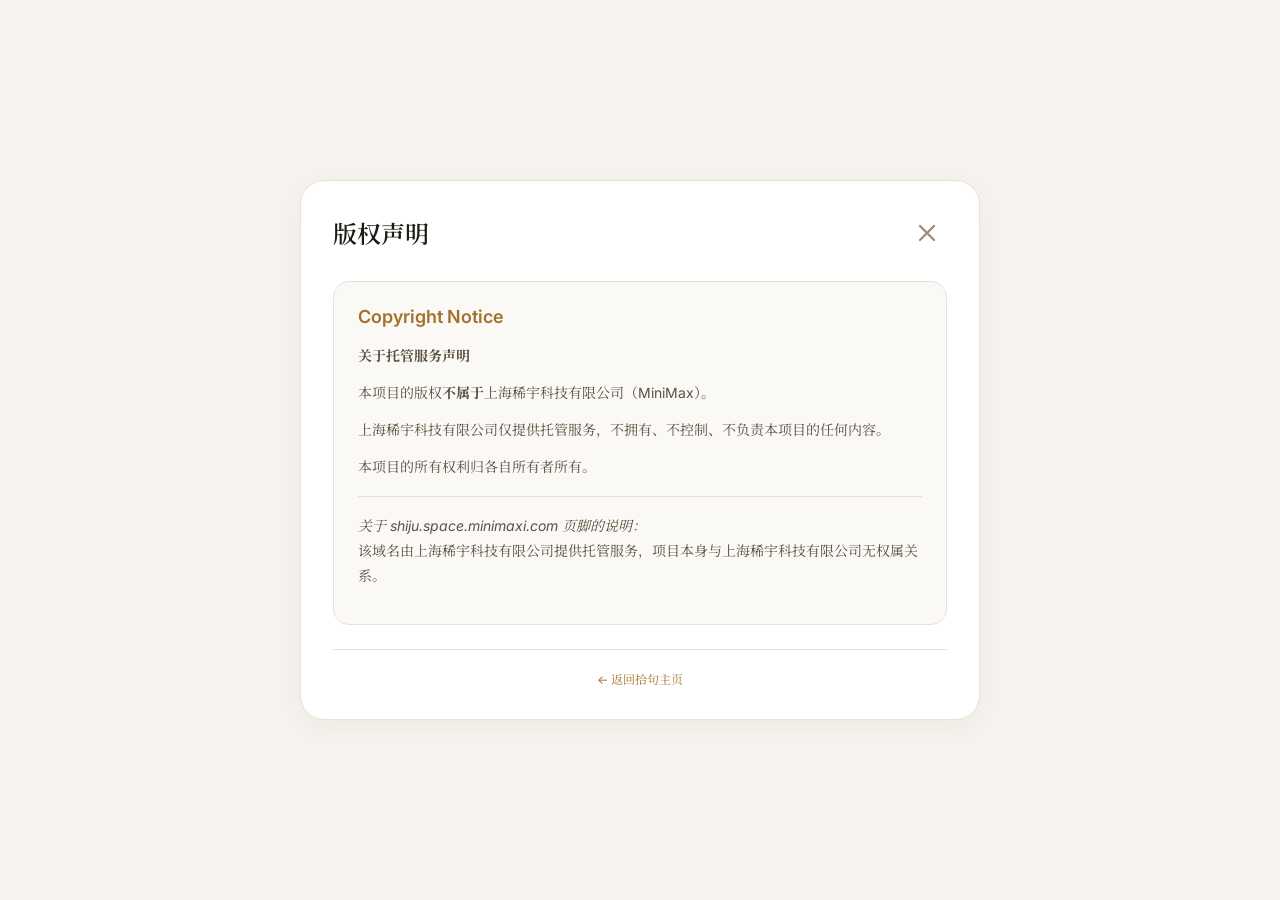
<file: copyright-notice/index.html>
<!DOCTYPE html>
<html lang="zh-CN">
<head>
  <meta charset="UTF-8">
  <meta name="viewport" content="width=device-width, initial-scale=1.0">
  <title>版权声明 - 拾句</title>
  <link rel="preconnect" href="https://fonts.googleapis.com">
  <link rel="preconnect" href="https://fonts.gstatic.com" crossorigin>
  <link href="https://fonts.googleapis.com/css2?family=Noto+Serif+SC:wght@400;500;600;700&family=Inter:wght@400;500;600&display=swap" rel="stylesheet">
  <style>
    * { box-sizing: border-box; }
    html, body {
      height: 100%;
      margin: 0;
      padding: 0;
      font-family: 'Inter', 'Noto Serif SC', system-ui, -apple-system, Segoe UI, Roboto, Ubuntu, Cantarell, 'Helvetica Neue', Arial, 'Noto Sans', 'Apple Color Emoji', 'Segoe UI Emoji';
      --c-bg: #f7f4ef;
      --c-bg-2: #f0ebe4;
      --c-surface: #fff;
      --c-surface-1: #fbf9f6;
      --c-text-1: #1e1a14;
      --c-text-2: #5c5040;
      --c-text-3: #9b8c78;
      --c-border: #e8e1d6;
      --c-border-2: #f2ece3;
      --c-accent: #a3722a;
      --c-accent-2: #c4924a;
      --c-accent-dim: #926424;
      --c-accent-bg: #f8eed9;
      --c-accent-bg-2: #f3e0b7;
      --c-danger: #cc5555;
      --c-danger-bg: #ffe7e7;
      --c-success: #3d8a5b;
      --c-success-bg: #e6f3ec;
      --c-hover: #f7f4ef;
    }
    body {
      background: var(--c-bg);
      color: var(--c-text-1);
      display: flex;
      align-items: center;
      justify-content: center;
      padding: 20px;
    }
    .container {
      width: 100%;
      max-width: 680px;
      background: var(--c-surface);
      border: 1px solid var(--c-border);
      border-radius: 24px;
      padding: 32px;
      box-shadow: 0 8px 32px rgba(60,40,10,.06);
    }
    .header {
      display: flex;
      align-items: center;
      justify-content: space-between;
      margin-bottom: 28px;
    }
    .header h1 {
      font-size: 24px;
      font-weight: 600;
      margin: 0;
      color: var(--c-text-1);
    }
    .back-btn {
      width: 40px;
      height: 40px;
      border-radius: 999px;
      display: flex;
      align-items: center;
      justify-content: center;
      color: var(--c-text-3);
      cursor: pointer;
      transition: all 0.15s ease;
      border: none;
      background: transparent;
    }
    .back-btn:hover {
      background: var(--c-hover);
      color: var(--c-text-2);
      transform: translateY(-1px);
    }
    .copyright-box {
      background: var(--c-surface-1);
      border: 1px solid var(--c-border);
      border-radius: 16px;
      padding: 24px;
    }
    .copyright-title {
      font-size: 18px;
      font-weight: 600;
      color: var(--c-accent);
      margin-bottom: 16px;
    }
    .copyright-content {
      font-size: 14px;
      line-height: 1.8;
      color: var(--c-text-2);
    }
    .copyright-content p {
      margin: 0 0 12px 0;
    }
    .footer {
      margin-top: 24px;
      padding-top: 20px;
      border-top: 1px solid var(--c-border);
      text-align: center;
      font-size: 12px;
      color: var(--c-text-3);
    }
    .footer a {
      color: var(--c-accent);
      text-decoration: none;
    }
    @media (max-width: 640px) {
      body {
        padding: 12px;
        align-items: flex-start;
      }
      .container {
        padding: 24px 20px;
        border-radius: 20px;
      }
    }
  </style>
</head>
<body>
  <div class="container">
    <div class="header">
      <h1>版权声明</h1>
      <button class="back-btn" onclick="location.href='../index.html'" title="返回">
        <svg viewBox="0 0 24 24" fill="none" stroke="currentColor" stroke-width="2" stroke-linecap="round" stroke-linejoin="round">
          <path d="M18 6L6 18M6 6l12 12" transform="rotate(90 12 12)"/>
        </svg>
      </button>
    </div>

    <div class="copyright-box">
      <div class="copyright-title">Copyright Notice</div>
      <div class="copyright-content">
        <p><strong>关于托管服务声明</strong></p>
        <p>本项目的版权<strong>不属于</strong>上海稀宇科技有限公司（MiniMax）。</p>
        <p>上海稀宇科技有限公司仅提供托管服务，不拥有、不控制、不负责本项目的任何内容。</p>
        <p>本项目的所有权利归各自所有者所有。</p>
        <p style="margin-top:16px; padding-top:16px; border-top:1px solid var(--c-border);">
          <em>关于 shiju.space.minimaxi.com 页脚的说明：</em><br>
          该域名由上海稀宇科技有限公司提供托管服务，项目本身与上海稀宇科技有限公司无权属关系。
        </p>
      </div>
    </div>

    <div class="footer">
      <a href="../index.html">← 返回拾句主页</a>
    </div>
  </div>
</body>
</html>
</file>
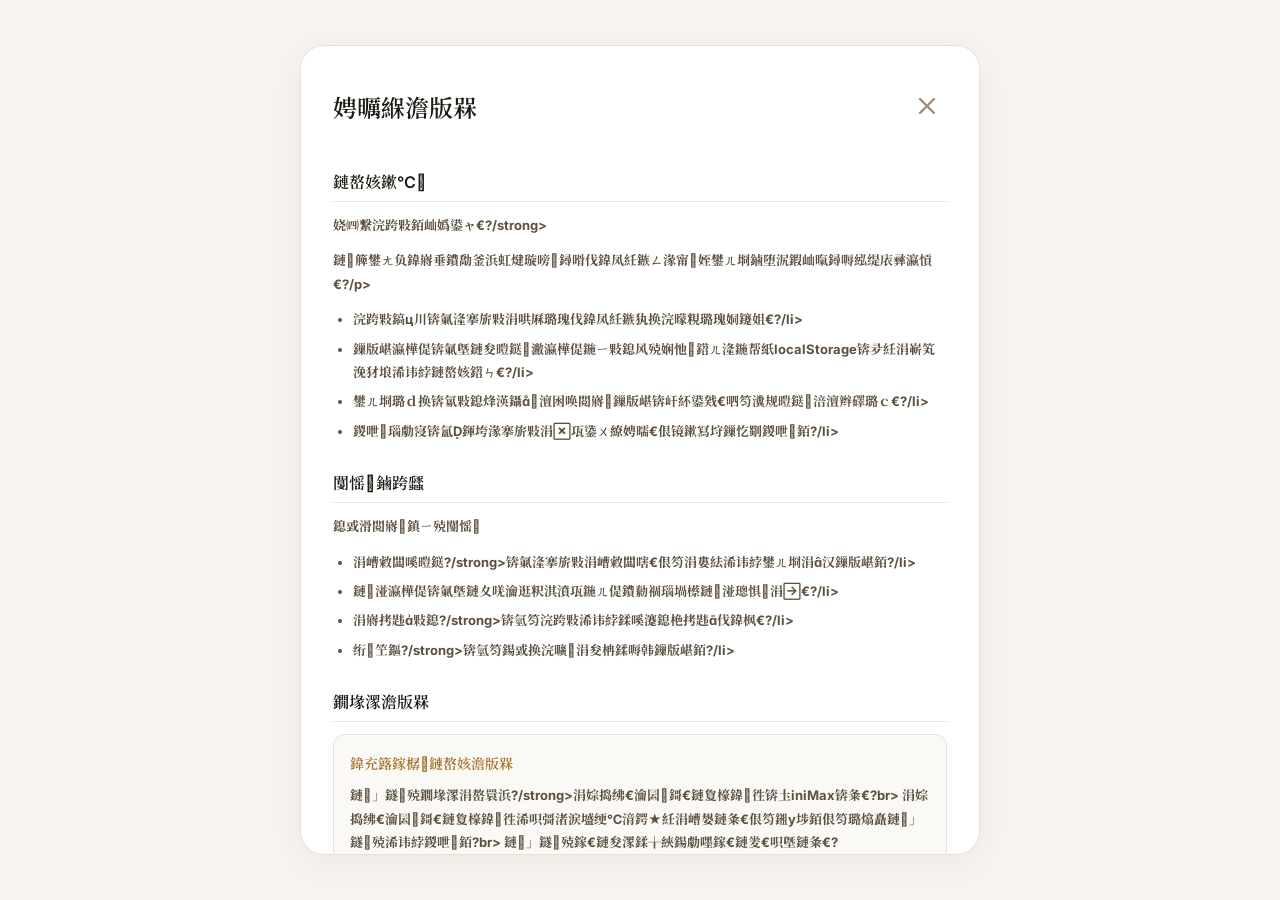
<file: legal/index.html>
﻿<!DOCTYPE html>
<html lang="zh-CN">
<head>
  <meta charset="UTF-8">
  <meta name="viewport" content="width=device-width, initial-scale=1.0">
  <title>娉曞緥澹版槑 - 鎷惧彞</title>
  <link rel="preconnect" href="https://fonts.googleapis.com">
  <link rel="preconnect" href="https://fonts.gstatic.com" crossorigin>
  <link href="https://fonts.googleapis.com/css2?family=Noto+Serif+SC:wght@400;500;600;700&family=Inter:wght@400;500;600&display=swap" rel="stylesheet">
  <style>
    * { box-sizing: border-box; }
    html, body {
      height: 100%;
      margin: 0;
      padding: 0;
      font-family: 'Inter', 'Noto Serif SC', system-ui, -apple-system, Segoe UI, Roboto, Ubuntu, Cantarell, 'Helvetica Neue', Arial, 'Noto Sans', 'Apple Color Emoji', 'Segoe UI Emoji';
      --c-bg: #f7f4ef;
      --c-bg-2: #f0ebe4;
      --c-surface: #fff;
      --c-surface-1: #fbf9f6;
      --c-text-1: #1e1a14;
      --c-text-2: #5c5040;
      --c-text-3: #9b8c78;
      --c-border: #e8e1d6;
      --c-border-2: #f2ece3;
      --c-accent: #a3722a;
      --c-accent-2: #c4924a;
      --c-accent-dim: #926424;
      --c-accent-bg: #f8eed9;
      --c-accent-bg-2: #f3e0b7;
      --c-danger: #cc5555;
      --c-danger-bg: #ffe7e7;
      --c-success: #3d8a5b;
      --c-success-bg: #e6f3ec;
      --c-hover: #f7f4ef;
    }
    body {
      background: var(--c-bg);
      color: var(--c-text-1);
      display: flex;
      align-items: center;
      justify-content: center;
      padding: 20px;
    }
    .container {
      width: 100%;
      max-width: 680px;
      background: var(--c-surface);
      border: 1px solid var(--c-border);
      border-radius: 24px;
      padding: 32px;
      box-shadow: 0 8px 32px rgba(60,40,10,.06);
      max-height: 90vh;
      overflow-y: auto;
    }
    .header {
      display: flex;
      align-items: center;
      justify-content: space-between;
      margin-bottom: 28px;
      position: sticky;
      top: -32px;
      padding-top: 8px;
      padding-bottom: 16px;
      background: var(--c-surface);
      z-index: 1;
    }
    .header h1 {
      font-size: 24px;
      font-weight: 600;
      margin: 0;
      color: var(--c-text-1);
    }
    .back-btn {
      width: 40px;
      height: 40px;
      border-radius: 999px;
      display: flex;
      align-items: center;
      justify-content: center;
      color: var(--c-text-3);
      cursor: pointer;
      transition: all 0.15s ease;
      border: none;
      background: transparent;
    }
    .back-btn:hover {
      background: var(--c-hover);
      color: var(--c-text-2);
      transform: translateY(-1px);
    }
    .legal-section {
      margin-bottom: 28px;
    }
    .legal-title {
      font-size: 16px;
      font-weight: 600;
      color: var(--c-text-1);
      margin-bottom: 12px;
      padding-bottom: 8px;
      border-bottom: 1px solid var(--c-border);
    }
    .legal-content {
      font-size: 13px;
      line-height: 1.8;
      color: var(--c-text-2);
    }
    .legal-content p {
      margin: 0 0 12px 0;
    }
    .legal-content ul {
      margin: 8px 0 12px 20px;
      padding: 0;
    }
    .legal-content li {
      margin-bottom: 6px;
    }
    .copyright-box {
      background: var(--c-surface-1);
      border: 1px solid var(--c-border);
      border-radius: 12px;
      padding: 16px;
      margin-top: 12px;
    }
    .copyright-title {
      font-weight: 600;
      font-size: 14px;
      color: var(--c-accent);
      margin-bottom: 8px;
    }
    .footer {
      margin-top: 24px;
      padding-top: 20px;
      border-top: 1px solid var(--c-border);
      text-align: center;
      font-size: 12px;
      color: var(--c-text-3);
    }
    .footer a {
      color: var(--c-accent);
      text-decoration: none;
    }
    @media (max-width: 640px) {
      body {
        padding: 12px;
        align-items: flex-start;
      }
      .container {
        padding: 24px 20px;
        border-radius: 20px;
        max-height: 85vh;
      }
      .header {
        position: sticky;
        top: -24px;
      }
    }
  </style>
</head>
<body>
  <div class="container">
    <div class="header">
      <h1>娉曞緥澹版槑</h1>
      <button class="back-btn" onclick="location.href='links.html'" title="杩斿洖">
        <svg viewBox="0 0 24 24" fill="none" stroke="currentColor" stroke-width="2" stroke-linecap="round" stroke-linejoin="round">
          <path d="M18 6L6 18M6 6l12 12" transform="rotate(90 12 12)"/>
        </svg>
      </button>
    </div>

    <div class="legal-section">
      <div class="legal-title">鏈嶅姟鏉℃</div>
      <div class="legal-content">
        <p><strong>娆㈣繋浣跨敤銆屾嬀鍙ャ€?/strong></p>
        <p>鏈簲鐢ㄤ负鍏嶈垂鐨勪釜浜虹煡璇嗙鐞嗗伐鍏凤紝鏃ㄥ湪甯姪鐢ㄦ埛鏀堕泦鍜屾暣鐞嗕紭缇庡彞瀛愩€?/p>
        <ul>
          <li><strong>浣跨敤鎬ц川</strong>锛氭湰搴旂敤涓哄厤璐瑰伐鍏凤紝鏃犱换浣曚粯璐瑰姛鑳姐€?/li>
          <li><strong>鏁版嵁瀛樺偍</strong>锛氭墍鏈夋暟鎹潎瀛樺偍鍦ㄧ敤鎴风殑娴忚鍣ㄦ湰鍦帮紙localStorage锛夛紝涓嶄笂浼犲埌浠讳綍鏈嶅姟鍣ㄣ€?/li>
          <li><strong>鐢ㄦ埛璐ｄ换</strong>锛氱敤鎴烽渶鑷澶囦唤閲嶈鏁版嵁锛屽紑鍙戣€呬笉瀵规暟鎹涪澶辫礋璐ｃ€?/li>
          <li><strong>鍐呭瑙勮寖</strong>锛氳鍕垮湪搴旂敤涓瓨鍌ㄨ繚娉曘€佷镜鏉冩垨鏁忔劅鍐呭銆?/li>
        </ul>
      </div>
    </div>

    <div class="legal-section">
      <div class="legal-title">闅愮鏀跨瓥</div>
      <div class="legal-content">
        <p><strong>鎴戜滑閲嶈鎮ㄧ殑闅愮</strong></p>
        <ul>
          <li><strong>涓嶆敹闆嗘暟鎹?/strong>锛氭湰搴旂敤涓嶆敹闆嗐€佷笉涓婁紶浠讳綍鐢ㄦ埛涓汉鏁版嵁銆?/li>
          <li><strong>鏈湴瀛樺偍</strong>锛氭墍鏈夊唴瀹逛粎淇濆瓨鍦ㄦ偍鐨勬祻瑙堝櫒鏈湴璁惧涓€?/li>
          <li><strong>涓嶈拷韪敤鎴?/strong>锛氫笉浣跨敤浠讳綍鍒嗘瀽鎴栬拷韪伐鍏枫€?/li>
          <li><strong>绗笁鏂?/strong>锛氫笉鍚戜换浣曠涓夋柟鍒嗕韩鏁版嵁銆?/li>
        </ul>
      </div>
    </div>

    <div class="legal-section">
      <div class="legal-title">鐗堟潈澹版槑</div>
      <div class="legal-content">
        <div class="copyright-box">
          <div class="copyright-title">鍏充簬鎵樼鏈嶅姟澹版槑</div>
          <p style="margin:0;">
            鏈」鐩殑鐗堟潈<strong>涓嶅睘浜?/strong>涓婃捣绋€瀹囩鎶€鏈夐檺鍏徃锛圡iniMax锛夈€?br>
            涓婃捣绋€瀹囩鎶€鏈夐檺鍏徃浠呮彁渚涙墭绠℃湇鍔★紝涓嶆嫢鏈夈€佷笉鎺у埗銆佷笉璐熻矗鏈」鐩殑浠讳綍鍐呭銆?br>
            鏈」鐩殑鎵€鏈夋潈鍒╁綊鍚勮嚜鎵€鏈夎€呮墍鏈夈€?          </p>
        </div>
      </div>
    </div>

    <div class="footer">
      <a href="links.html">鈫?杩斿洖鍏充簬鎷惧彞</a>
    </div>
  </div>
</body>
</html>
</file>
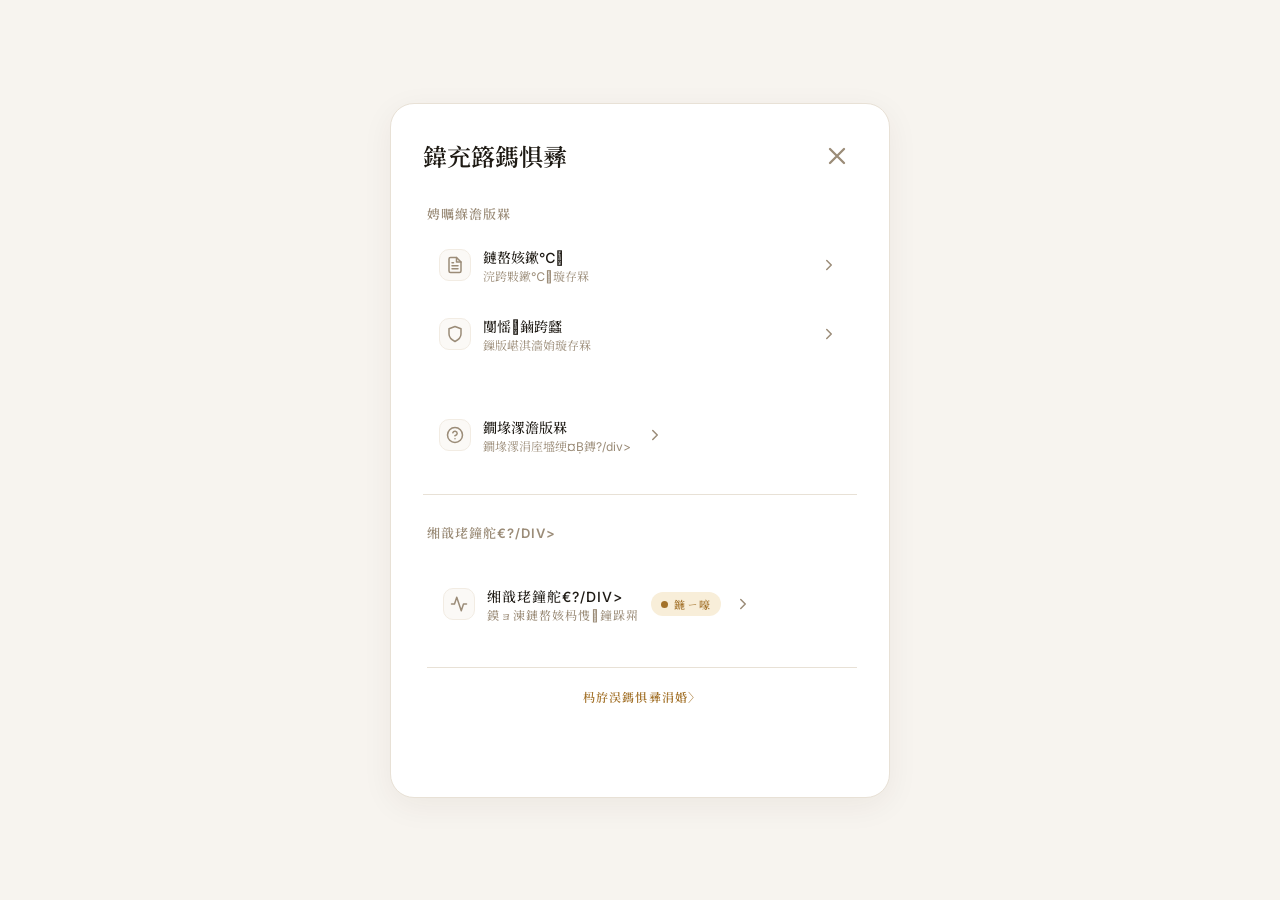
<file: links/index.html>
﻿<!DOCTYPE html>
<html lang="zh-CN">
<head>
  <meta charset="UTF-8">
  <meta name="viewport" content="width=device-width, initial-scale=1.0">
  <title>鍏充簬鎷惧彞 - 鎷惧彞</title>
  <link rel="preconnect" href="https://fonts.googleapis.com">
  <link rel="preconnect" href="https://fonts.gstatic.com" crossorigin>
  <link href="https://fonts.googleapis.com/css2?family=Noto+Serif+SC:wght@400;500;600;700&family=Inter:wght@400;500;600&display=swap" rel="stylesheet">
  <style>
    * { box-sizing: border-box; }
    html, body {
      height: 100%;
      margin: 0;
      padding: 0;
      font-family: 'Inter', 'Noto Serif SC', system-ui, -apple-system, Segoe UI, Roboto, Ubuntu, Cantarell, 'Helvetica Neue', Arial, 'Noto Sans', 'Apple Color Emoji', 'Segoe UI Emoji';
      --c-bg: #f7f4ef;
      --c-bg-2: #f0ebe4;
      --c-surface: #fff;
      --c-surface-1: #fbf9f6;
      --c-text-1: #1e1a14;
      --c-text-2: #5c5040;
      --c-text-3: #9b8c78;
      --c-border: #e8e1d6;
      --c-border-2: #f2ece3;
      --c-accent: #a3722a;
      --c-accent-2: #c4924a;
      --c-accent-dim: #926424;
      --c-accent-bg: #f8eed9;
      --c-accent-bg-2: #f3e0b7;
      --c-danger: #cc5555;
      --c-danger-bg: #ffe7e7;
      --c-success: #3d8a5b;
      --c-success-bg: #e6f3ec;
      --c-hover: #f7f4ef;
    }
    body {
      background: var(--c-bg);
      color: var(--c-text-1);
      display: flex;
      align-items: center;
      justify-content: center;
      padding: 20px;
    }
    .container {
      width: 100%;
      max-width: 500px;
      background: var(--c-surface);
      border: 1px solid var(--c-border);
      border-radius: 24px;
      padding: 32px;
      box-shadow: 0 8px 32px rgba(60,40,10,.06);
    }
    .header {
      display: flex;
      align-items: center;
      justify-content: space-between;
      margin-bottom: 28px;
    }
    .header h1 {
      font-size: 24px;
      font-weight: 600;
      margin: 0;
      color: var(--c-text-1);
    }
    .back-btn {
      width: 40px;
      height: 40px;
      border-radius: 999px;
      display: flex;
      align-items: center;
      justify-content: center;
      color: var(--c-text-3);
      cursor: pointer;
      transition: all 0.15s ease;
      border: none;
      background: transparent;
    }
    .back-btn:hover {
      background: var(--c-hover);
      color: var(--c-text-2);
      transform: translateY(-1px);
    }
    .group-title {
      font-size: 13px;
      font-weight: 600;
      color: var(--c-text-3);
      letter-spacing: .08em;
      text-transform: uppercase;
      margin-bottom: 12px;
      padding-left: 4px;
    }
    .links-list {
      display: flex;
      flex-direction: column;
      gap: 8px;
      margin-bottom: 24px;
    }
    .link-item {
      display: flex;
      align-items: center;
      justify-content: space-between;
      gap: 12px;
      padding: 12px 16px;
      border-radius: 12px;
      cursor: pointer;
      transition: all 0.15s ease;
      text-decoration: none;
      color: var(--c-text-1);
    }
    .link-item:hover {
      background: var(--c-hover);
    }
    .link-item:active {
      transform: scale(0.98);
    }
    .link-left {
      display: flex;
      align-items: center;
      gap: 12px;
    }
    .link-icon {
      width: 32px;
      height: 32px;
      display: flex;
      align-items: center;
      justify-content: center;
      background: var(--c-surface-1);
      border: 1px solid var(--c-border-2);
      border-radius: 10px;
      color: var(--c-text-3);
    }
    .link-icon svg {
      width: 18px;
      height: 18px;
    }
    .link-main {
      display: flex;
      flex-direction: column;
    }
    .link-title {
      font-size: 14px;
      font-weight: 500;
      color: var(--c-text-1);
    }
    .link-desc {
      font-size: 12px;
      color: var(--c-text-3);
    }
    .link-arrow {
      width: 24px;
      height: 24px;
      display: flex;
      align-items: center;
      justify-content: center;
      color: var(--c-text-3);
    }
    .link-arrow svg {
      width: 18px;
      height: 18px;
    }
    .divider {
      height: 1px;
      background: var(--c-border);
      margin: 20px 0;
    }
    .status-badge {
      display: inline-flex;
      align-items: center;
      gap: 6px;
      padding: 4px 10px;
      border-radius: 999px;
      font-size: 11px;
      font-weight: 600;
      background: var(--c-accent-bg);
      color: var(--c-accent);
    }
    .status-dot {
      width: 7px;
      height: 7px;
      background: var(--c-accent);
      border-radius: 50%;
    }
    .footer {
      margin-top: 24px;
      padding-top: 20px;
      border-top: 1px solid var(--c-border);
      text-align: center;
      font-size: 12px;
      color: var(--c-text-3);
    }
    .footer a {
      color: var(--c-accent);
      text-decoration: none;
    }
    @media (max-width: 640px) {
      body {
        padding: 12px;
        align-items: flex-start;
      }
      .container {
        padding: 24px 20px;
        border-radius: 20px;
      }
    }
  </style>
</head>
<body>
  <div class="container">
    <div class="header">
      <h1>鍏充簬鎷惧彞</h1>
      <button class="back-btn" onclick="location.href='../index.html'" title="杩斿洖">
        <svg viewBox="0 0 24 24" fill="none" stroke="currentColor" stroke-width="2" stroke-linecap="round" stroke-linejoin="round">
          <path d="M18 6L6 18M6 6l12 12" transform="rotate(90 12 12)"/>
        </svg>
      </button>
    </div>

    <div class="group-title">娉曞緥澹版槑</div>
    <div class="links-list">
      <a href="terms-of-service.html" class="link-item">
        <div class="link-left">
          <div class="link-icon">
            <svg viewBox="0 0 24 24" fill="none" stroke="currentColor" stroke-width="2" stroke-linecap="round" stroke-linejoin="round">
              <path d="M14 2H6a2 2 0 00-2 2v16a2 2 0 002 2h12a2 2 0 002-2V8z"/>
              <polyline points="14 2 14 8 20 8"/>
              <line x1="16" y1="13" x2="8" y2="13"/>
              <line x1="16" y1="17" x2="8" y2="17"/>
              <polyline points="10 9 9 9 8 9"/>
            </svg>
          </div>
          <div class="link-main">
            <div class="link-title">鏈嶅姟鏉℃</div>
            <div class="link-desc">浣跨敤鏉℃璇存槑</div>
          </div>
        </div>
        <div class="link-arrow">
          <svg viewBox="0 0 24 24" fill="none" stroke="currentColor" stroke-width="2" stroke-linecap="round" stroke-linejoin="round">
            <polyline points="9 18 15 12 9 6"/>
          </svg>
        </div>
      </a>
      <a href="privacy-policy.html" class="link-item">
        <div class="link-left">
          <div class="link-icon">
            <svg viewBox="0 0 24 24" fill="none" stroke="currentColor" stroke-width="2" stroke-linecap="round" stroke-linejoin="round">
              <path d="M12 22s8-4 8-10V5l-8-3-8 3v7c0 6 8 10 8 10z"/>
            </svg>
          </div>
          <div class="link-main">
            <div class="link-title">闅愮鏀跨瓥</div>
            <div class="link-desc">鏁版嵁淇濇姢璇存槑</div>
          </div>
        </div>
        <div class="link-arrow">
          <svg viewBox="0 0 24 24" fill="none" stroke="currentColor" stroke-width="2" stroke-linecap="round" stroke-linejoin="round">
            <polyline points="9 18 15 12 9 6"/>
          </svg>
        </div>
      </a>
      <a href="copyright-notice.html" class="link-item">
        <div class="link-left">
          <div class="link-icon">
            <svg viewBox="0 0 24 24" fill="none" stroke="currentColor" stroke-width="2" stroke-linecap="round" stroke-linejoin="round">
              <circle cx="12" cy="12" r="10"/>
              <path d="M9.09 9a3 3 0 0 1 5.83 1c0 2-3 3-3 3"/>
              <line x1="12" y1="17" x2="12.01" y2="17"/>
            </svg>
          </div>
          <div class="link-main">
            <div class="link-title">鐗堟潈澹版槑</div>
            <div class="link-desc">鐗堟潈涓庢墭绠¤鏄?/div>
          </div>
        </div>
        <div class="link-arrow">
          <svg viewBox="0 0 24 24" fill="none" stroke="currentColor" stroke-width="2" stroke-linecap="round" stroke-linejoin="round">
            <polyline points="9 18 15 12 9 6"/>
          </svg>
        </div>
      </a>
    </div>

    <div class="divider"></div>

    <div class="group-title">缃戠珯鐘舵€?/div>
    <div class="links-list">
      <a href="https://status.userhali.com" target="_blank" class="link-item">
        <div class="link-left">
          <div class="link-icon">
            <svg viewBox="0 0 24 24" fill="none" stroke="currentColor" stroke-width="2" stroke-linecap="round" stroke-linejoin="round">
              <path d="M22 12h-4l-3 9L9 3l-3 9H2"/>
            </svg>
          </div>
          <div class="link-main">
            <div class="link-title">缃戠珯鐘舵€?/div>
            <div class="link-desc">鏌ョ湅鏈嶅姟杩愯鐘跺喌</div>
          </div>
        </div>
        <div style="display:flex;align-items:center;gap:10px;">
          <span class="status-badge">
            <span class="status-dot"></span>
            鍦ㄧ嚎
          </span>
          <div class="link-arrow">
            <svg viewBox="0 0 24 24" fill="none" stroke="currentColor" stroke-width="2" stroke-linecap="round" stroke-linejoin="round">
              <polyline points="9 18 15 12 9 6"/>
            </svg>
          </div>
        </div>
      </a>
    </div>

    <div class="footer">
      <a href="../index.html">杩斿洖鎷惧彞涓婚〉</a>
    </div>
  </div>
</body>
</html>
</file>
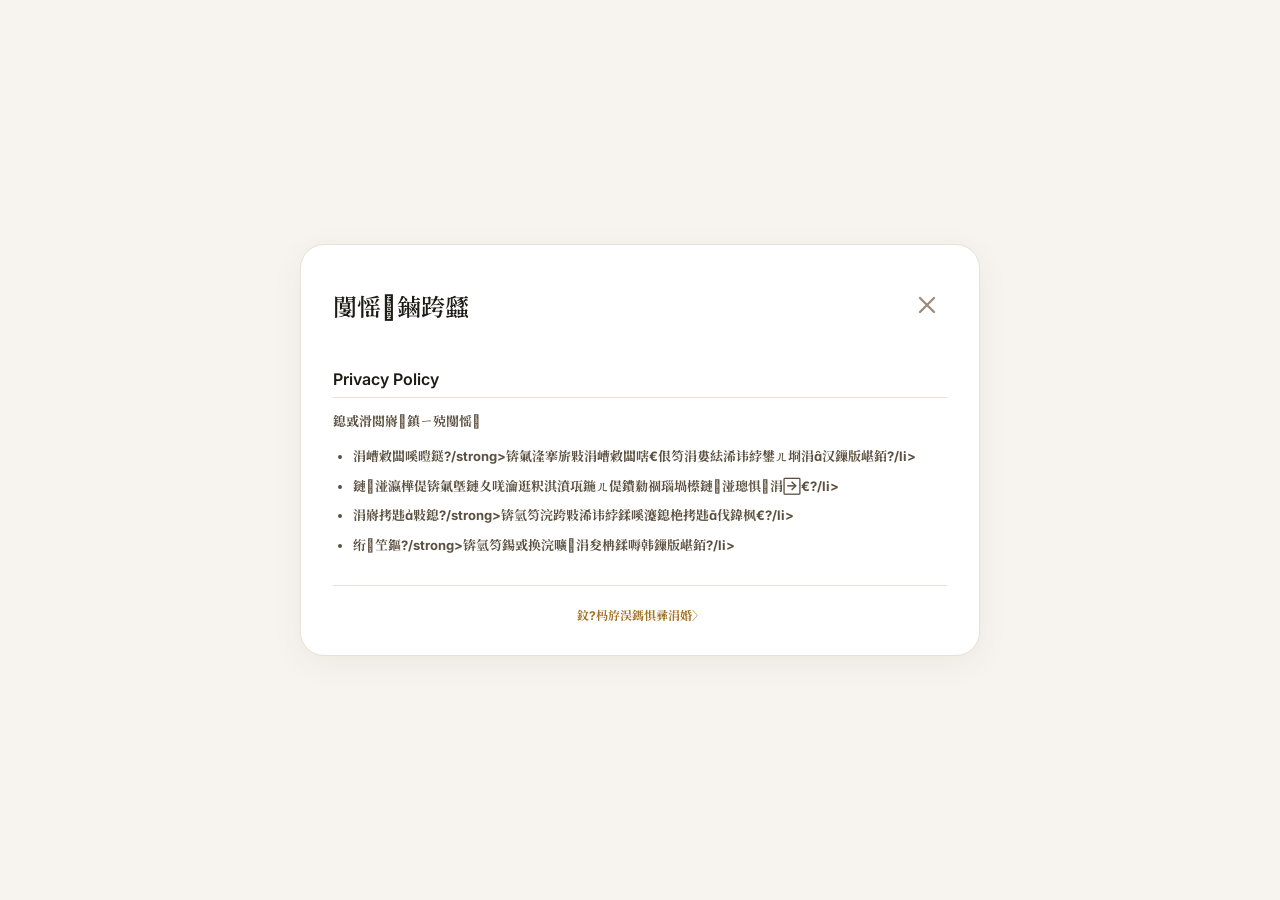
<file: privacy-policy/index.html>
﻿<!DOCTYPE html>
<html lang="zh-CN">
<head>
  <meta charset="UTF-8">
  <meta name="viewport" content="width=device-width, initial-scale=1.0">
  <title>闅愮鏀跨瓥 - 鎷惧彞</title>
  <link rel="preconnect" href="https://fonts.googleapis.com">
  <link rel="preconnect" href="https://fonts.gstatic.com" crossorigin>
  <link href="https://fonts.googleapis.com/css2?family=Noto+Serif+SC:wght@400;500;600;700&family=Inter:wght@400;500;600&display=swap" rel="stylesheet">
  <style>
    * { box-sizing: border-box; }
    html, body {
      height: 100%;
      margin: 0;
      padding: 0;
      font-family: 'Inter', 'Noto Serif SC', system-ui, -apple-system, Segoe UI, Roboto, Ubuntu, Cantarell, 'Helvetica Neue', Arial, 'Noto Sans', 'Apple Color Emoji', 'Segoe UI Emoji';
      --c-bg: #f7f4ef;
      --c-bg-2: #f0ebe4;
      --c-surface: #fff;
      --c-surface-1: #fbf9f6;
      --c-text-1: #1e1a14;
      --c-text-2: #5c5040;
      --c-text-3: #9b8c78;
      --c-border: #e8e1d6;
      --c-border-2: #f2ece3;
      --c-accent: #a3722a;
      --c-accent-2: #c4924a;
      --c-accent-dim: #926424;
      --c-accent-bg: #f8eed9;
      --c-accent-bg-2: #f3e0b7;
      --c-danger: #cc5555;
      --c-danger-bg: #ffe7e7;
      --c-success: #3d8a5b;
      --c-success-bg: #e6f3ec;
      --c-hover: #f7f4ef;
    }
    body {
      background: var(--c-bg);
      color: var(--c-text-1);
      display: flex;
      align-items: center;
      justify-content: center;
      padding: 20px;
    }
    .container {
      width: 100%;
      max-width: 680px;
      background: var(--c-surface);
      border: 1px solid var(--c-border);
      border-radius: 24px;
      padding: 32px;
      box-shadow: 0 8px 32px rgba(60,40,10,.06);
      max-height: 90vh;
      overflow-y: auto;
    }
    .header {
      display: flex;
      align-items: center;
      justify-content: space-between;
      margin-bottom: 28px;
      position: sticky;
      top: -32px;
      padding-top: 8px;
      padding-bottom: 16px;
      background: var(--c-surface);
      z-index: 1;
    }
    .header h1 {
      font-size: 24px;
      font-weight: 600;
      margin: 0;
      color: var(--c-text-1);
    }
    .back-btn {
      width: 40px;
      height: 40px;
      border-radius: 999px;
      display: flex;
      align-items: center;
      justify-content: center;
      color: var(--c-text-3);
      cursor: pointer;
      transition: all 0.15s ease;
      border: none;
      background: transparent;
    }
    .back-btn:hover {
      background: var(--c-hover);
      color: var(--c-text-2);
      transform: translateY(-1px);
    }
    .legal-section {
      margin-bottom: 28px;
    }
    .legal-title {
      font-size: 16px;
      font-weight: 600;
      color: var(--c-text-1);
      margin-bottom: 12px;
      padding-bottom: 8px;
      border-bottom: 1px solid var(--c-border);
    }
    .legal-content {
      font-size: 13px;
      line-height: 1.8;
      color: var(--c-text-2);
    }
    .legal-content p {
      margin: 0 0 12px 0;
    }
    .legal-content ul {
      margin: 8px 0 12px 20px;
      padding: 0;
    }
    .legal-content li {
      margin-bottom: 6px;
    }
    .footer {
      margin-top: 24px;
      padding-top: 20px;
      border-top: 1px solid var(--c-border);
      text-align: center;
      font-size: 12px;
      color: var(--c-text-3);
    }
    .footer a {
      color: var(--c-accent);
      text-decoration: none;
    }
    @media (max-width: 640px) {
      body {
        padding: 12px;
        align-items: flex-start;
      }
      .container {
        padding: 24px 20px;
        border-radius: 20px;
        max-height: 85vh;
      }
      .header {
        position: sticky;
        top: -24px;
      }
    }
  </style>
</head>
<body>
  <div class="container">
    <div class="header">
      <h1>闅愮鏀跨瓥</h1>
      <button class="back-btn" onclick="location.href='../index.html'" title="杩斿洖">
        <svg viewBox="0 0 24 24" fill="none" stroke="currentColor" stroke-width="2" stroke-linecap="round" stroke-linejoin="round">
          <path d="M18 6L6 18M6 6l12 12" transform="rotate(90 12 12)"/>
        </svg>
      </button>
    </div>

    <div class="legal-section">
      <div class="legal-title">Privacy Policy</div>
      <div class="legal-content">
        <p><strong>鎴戜滑閲嶈鎮ㄧ殑闅愮</strong></p>
        <ul>
          <li><strong>涓嶆敹闆嗘暟鎹?/strong>锛氭湰搴旂敤涓嶆敹闆嗐€佷笉涓婁紶浠讳綍鐢ㄦ埛涓汉鏁版嵁銆?/li>
          <li><strong>鏈湴瀛樺偍</strong>锛氭墍鏈夊唴瀹逛粎淇濆瓨鍦ㄦ偍鐨勬祻瑙堝櫒鏈湴璁惧涓€?/li>
          <li><strong>涓嶈拷韪敤鎴?/strong>锛氫笉浣跨敤浠讳綍鍒嗘瀽鎴栬拷韪伐鍏枫€?/li>
          <li><strong>绗笁鏂?/strong>锛氫笉鍚戜换浣曠涓夋柟鍒嗕韩鏁版嵁銆?/li>
        </ul>
      </div>
    </div>

    <div class="footer">
      <a href="../index.html">鈫?杩斿洖鎷惧彞涓婚〉</a>
    </div>
  </div>
</body>
</html>
</file>
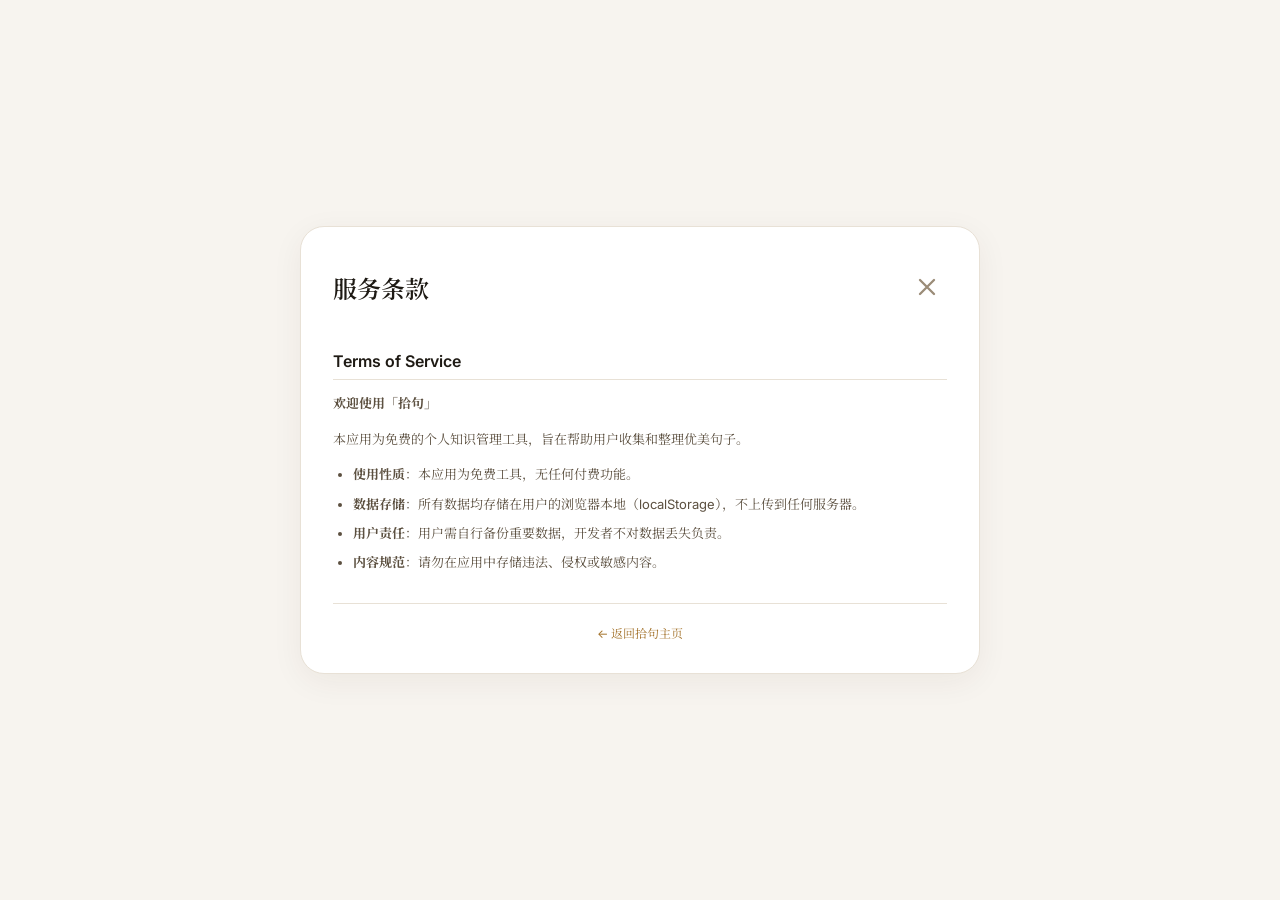
<file: terms-of-service/index.html>
<!DOCTYPE html>
<html lang="zh-CN">
<head>
  <meta charset="UTF-8">
  <meta name="viewport" content="width=device-width, initial-scale=1.0">
  <title>服务条款 - 拾句</title>
  <link rel="preconnect" href="https://fonts.googleapis.com">
  <link rel="preconnect" href="https://fonts.gstatic.com" crossorigin>
  <link href="https://fonts.googleapis.com/css2?family=Noto+Serif+SC:wght@400;500;600;700&family=Inter:wght@400;500;600&display=swap" rel="stylesheet">
  <style>
    * { box-sizing: border-box; }
    html, body {
      height: 100%;
      margin: 0;
      padding: 0;
      font-family: 'Inter', 'Noto Serif SC', system-ui, -apple-system, Segoe UI, Roboto, Ubuntu, Cantarell, 'Helvetica Neue', Arial, 'Noto Sans', 'Apple Color Emoji', 'Segoe UI Emoji';
      --c-bg: #f7f4ef;
      --c-bg-2: #f0ebe4;
      --c-surface: #fff;
      --c-surface-1: #fbf9f6;
      --c-text-1: #1e1a14;
      --c-text-2: #5c5040;
      --c-text-3: #9b8c78;
      --c-border: #e8e1d6;
      --c-border-2: #f2ece3;
      --c-accent: #a3722a;
      --c-accent-2: #c4924a;
      --c-accent-dim: #926424;
      --c-accent-bg: #f8eed9;
      --c-accent-bg-2: #f3e0b7;
      --c-danger: #cc5555;
      --c-danger-bg: #ffe7e7;
      --c-success: #3d8a5b;
      --c-success-bg: #e6f3ec;
      --c-hover: #f7f4ef;
    }
    body {
      background: var(--c-bg);
      color: var(--c-text-1);
      display: flex;
      align-items: center;
      justify-content: center;
      padding: 20px;
    }
    .container {
      width: 100%;
      max-width: 680px;
      background: var(--c-surface);
      border: 1px solid var(--c-border);
      border-radius: 24px;
      padding: 32px;
      box-shadow: 0 8px 32px rgba(60,40,10,.06);
      max-height: 90vh;
      overflow-y: auto;
    }
    .header {
      display: flex;
      align-items: center;
      justify-content: space-between;
      margin-bottom: 28px;
      position: sticky;
      top: -32px;
      padding-top: 8px;
      padding-bottom: 16px;
      background: var(--c-surface);
      z-index: 1;
    }
    .header h1 {
      font-size: 24px;
      font-weight: 600;
      margin: 0;
      color: var(--c-text-1);
    }
    .back-btn {
      width: 40px;
      height: 40px;
      border-radius: 999px;
      display: flex;
      align-items: center;
      justify-content: center;
      color: var(--c-text-3);
      cursor: pointer;
      transition: all 0.15s ease;
      border: none;
      background: transparent;
    }
    .back-btn:hover {
      background: var(--c-hover);
      color: var(--c-text-2);
      transform: translateY(-1px);
    }
    .legal-section {
      margin-bottom: 28px;
    }
    .legal-title {
      font-size: 16px;
      font-weight: 600;
      color: var(--c-text-1);
      margin-bottom: 12px;
      padding-bottom: 8px;
      border-bottom: 1px solid var(--c-border);
    }
    .legal-content {
      font-size: 13px;
      line-height: 1.8;
      color: var(--c-text-2);
    }
    .legal-content p {
      margin: 0 0 12px 0;
    }
    .legal-content ul {
      margin: 8px 0 12px 20px;
      padding: 0;
    }
    .legal-content li {
      margin-bottom: 6px;
    }
    .footer {
      margin-top: 24px;
      padding-top: 20px;
      border-top: 1px solid var(--c-border);
      text-align: center;
      font-size: 12px;
      color: var(--c-text-3);
    }
    .footer a {
      color: var(--c-accent);
      text-decoration: none;
    }
    @media (max-width: 640px) {
      body {
        padding: 12px;
        align-items: flex-start;
      }
      .container {
        padding: 24px 20px;
        border-radius: 20px;
        max-height: 85vh;
      }
      .header {
        position: sticky;
        top: -24px;
      }
    }
  </style>
</head>
<body>
  <div class="container">
    <div class="header">
      <h1>服务条款</h1>
      <button class="back-btn" onclick="location.href='../index.html'" title="返回">
        <svg viewBox="0 0 24 24" fill="none" stroke="currentColor" stroke-width="2" stroke-linecap="round" stroke-linejoin="round">
          <path d="M18 6L6 18M6 6l12 12" transform="rotate(90 12 12)"/>
        </svg>
      </button>
    </div>

    <div class="legal-section">
      <div class="legal-title">Terms of Service</div>
      <div class="legal-content">
        <p><strong>欢迎使用「拾句」</strong></p>
        <p>本应用为免费的个人知识管理工具，旨在帮助用户收集和整理优美句子。</p>
        <ul>
          <li><strong>使用性质</strong>：本应用为免费工具，无任何付费功能。</li>
          <li><strong>数据存储</strong>：所有数据均存储在用户的浏览器本地（localStorage），不上传到任何服务器。</li>
          <li><strong>用户责任</strong>：用户需自行备份重要数据，开发者不对数据丢失负责。</li>
          <li><strong>内容规范</strong>：请勿在应用中存储违法、侵权或敏感内容。</li>
        </ul>
      </div>
    </div>

    <div class="footer">
      <a href="../index.html">← 返回拾句主页</a>
    </div>
  </div>
</body>
</html>
</file>
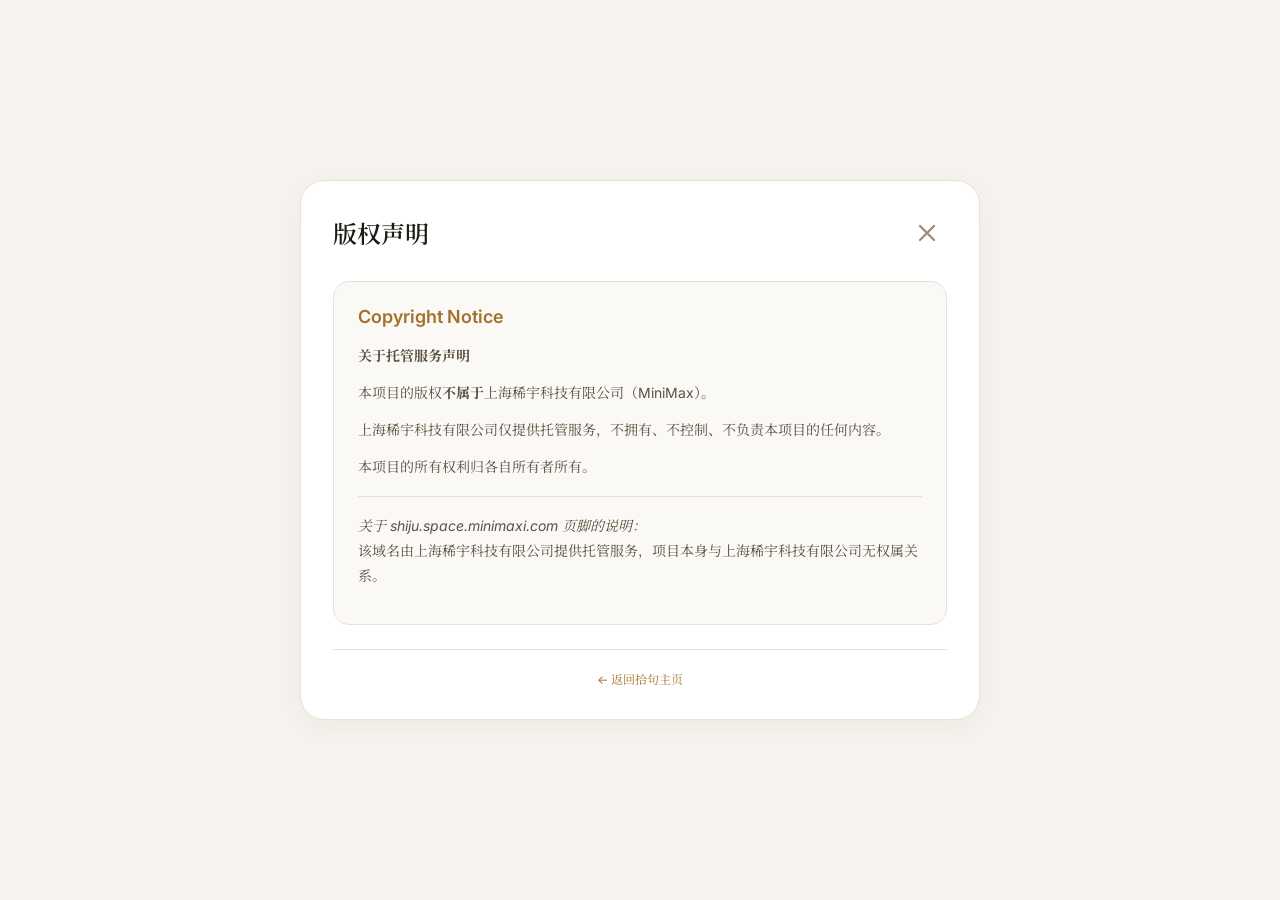
<file: copyright-notice.html>
<!DOCTYPE html>
<html lang="zh-CN">
<head>
  <meta charset="UTF-8">
  <meta name="viewport" content="width=device-width, initial-scale=1.0">
    <meta name="description" content="拾句版权归属与托管说明。" />
  <meta name="robots" content="index,follow" />
  <link rel="canonical" href="https://shiju.userhali.com/copyright-notice.html" />
  <meta property="og:title" content="版权声明 - 拾句" />
  <meta property="og:description" content="拾句版权归属与托管说明。" />
  <meta property="og:type" content="article" />
  <meta property="og:url" content="https://shiju.userhali.com/copyright-notice.html" />
  <meta property="og:image" content="https://shiju.userhali.com/og-image.png" />
  <meta property="og:image:type" content="image/png" />
  <meta property="og:image:width" content="1200" />
  <meta property="og:image:height" content="630" />
  <meta name="twitter:card" content="summary_large_image" />
  <title>版权声明 - 拾句</title>
  <link rel="preconnect" href="https://fonts.googleapis.com">
  <link rel="preconnect" href="https://fonts.gstatic.com" crossorigin>
  <link rel="preload" as="style" href="https://fonts.googleapis.com/css2?family=Noto+Serif+SC:wght@400;500;600;700&family=Inter:wght@400;500;600&display=swap" onload="this.onload=null;this.rel='stylesheet'" />
  <noscript><link rel="stylesheet" href="https://fonts.googleapis.com/css2?family=Noto+Serif+SC:wght@400;500;600;700&family=Inter:wght@400;500;600&display=swap" /></noscript>
  <style>
    * { box-sizing: border-box; }
    html, body {
      height: 100%;
      margin: 0;
      padding: 0;
      font-family: 'Inter', 'Noto Serif SC', system-ui, -apple-system, Segoe UI, Roboto, Ubuntu, Cantarell, 'Helvetica Neue', Arial, 'Noto Sans', 'Apple Color Emoji', 'Segoe UI Emoji';
      --c-bg: #f7f4ef;
      --c-bg-2: #f0ebe4;
      --c-surface: #fff;
      --c-surface-1: #fbf9f6;
      --c-text-1: #1e1a14;
      --c-text-2: #5c5040;
      --c-text-3: #9b8c78;
      --c-border: #e8e1d6;
      --c-border-2: #f2ece3;
      --c-accent: #a3722a;
      --c-accent-2: #c4924a;
      --c-accent-dim: #926424;
      --c-accent-bg: #f8eed9;
      --c-accent-bg-2: #f3e0b7;
      --c-danger: #cc5555;
      --c-danger-bg: #ffe7e7;
      --c-success: #3d8a5b;
      --c-success-bg: #e6f3ec;
      --c-hover: #f7f4ef;
    }
    body {
      background: var(--c-bg);
      color: var(--c-text-1);
      display: flex;
      align-items: center;
      justify-content: center;
      padding: 20px;
    }
    .container {
      width: 100%;
      max-width: 680px;
      background: var(--c-surface);
      border: 1px solid var(--c-border);
      border-radius: 24px;
      padding: 32px;
      box-shadow: 0 8px 32px rgba(60,40,10,.06);
    }
    .header {
      display: flex;
      align-items: center;
      justify-content: space-between;
      margin-bottom: 28px;
    }
    .header h1 {
      font-size: 24px;
      font-weight: 600;
      margin: 0;
      color: var(--c-text-1);
    }
    .back-btn {
      width: 40px;
      height: 40px;
      border-radius: 999px;
      display: flex;
      align-items: center;
      justify-content: center;
      color: var(--c-text-3);
      cursor: pointer;
      transition: all 0.15s ease;
      border: none;
      background: transparent;
    }
    .back-btn:hover {
      background: var(--c-hover);
      color: var(--c-text-2);
      transform: translateY(-1px);
    }
    .copyright-box {
      background: var(--c-surface-1);
      border: 1px solid var(--c-border);
      border-radius: 16px;
      padding: 24px;
    }
    .copyright-title {
      font-size: 18px;
      font-weight: 600;
      color: var(--c-accent);
      margin-bottom: 16px;
    }
    .copyright-content {
      font-size: 14px;
      line-height: 1.8;
      color: var(--c-text-2);
    }
    .copyright-content p {
      margin: 0 0 12px 0;
    }
    .footer {
      margin-top: 24px;
      padding-top: 20px;
      border-top: 1px solid var(--c-border);
      text-align: center;
      font-size: 12px;
      color: var(--c-text-3);
    }
    .footer a {
      color: var(--c-accent);
      text-decoration: none;
    }
    @media (max-width: 640px) {
      body {
        padding: 12px;
        align-items: flex-start;
      }
      .container {
        padding: 24px 20px;
        border-radius: 20px;
      }
    }
  </style>
</head>
<body>
  <div class="container">
    <div class="header">
      <h1>版权声明</h1>
      <button class="back-btn" onclick="location.href='index.html'" title="返回">
        <svg viewBox="0 0 24 24" fill="none" stroke="currentColor" stroke-width="2" stroke-linecap="round" stroke-linejoin="round">
          <path d="M18 6L6 18M6 6l12 12" transform="rotate(90 12 12)"/>
        </svg>
      </button>
    </div>

    <div class="copyright-box">
      <div class="copyright-title">Copyright Notice</div>
      <div class="copyright-content">
        <p><strong>关于托管服务声明</strong></p>
        <p>本项目的版权<strong>不属于</strong>上海稀宇科技有限公司（MiniMax）。</p>
        <p>上海稀宇科技有限公司仅提供托管服务，不拥有、不控制、不负责本项目的任何内容。</p>
        <p>本项目的所有权利归各自所有者所有。</p>
        <p style="margin-top:16px; padding-top:16px; border-top:1px solid var(--c-border);">
          <em>关于 shiju.space.minimaxi.com 页脚的说明：</em><br>
          该域名由上海稀宇科技有限公司提供托管服务，项目本身与上海稀宇科技有限公司无权属关系。
        </p>
      </div>
    </div>

    <div class="footer">
      <a href="index.html">← 返回拾句主页</a>
    </div>
  </div>
</body>
</html>
</file>
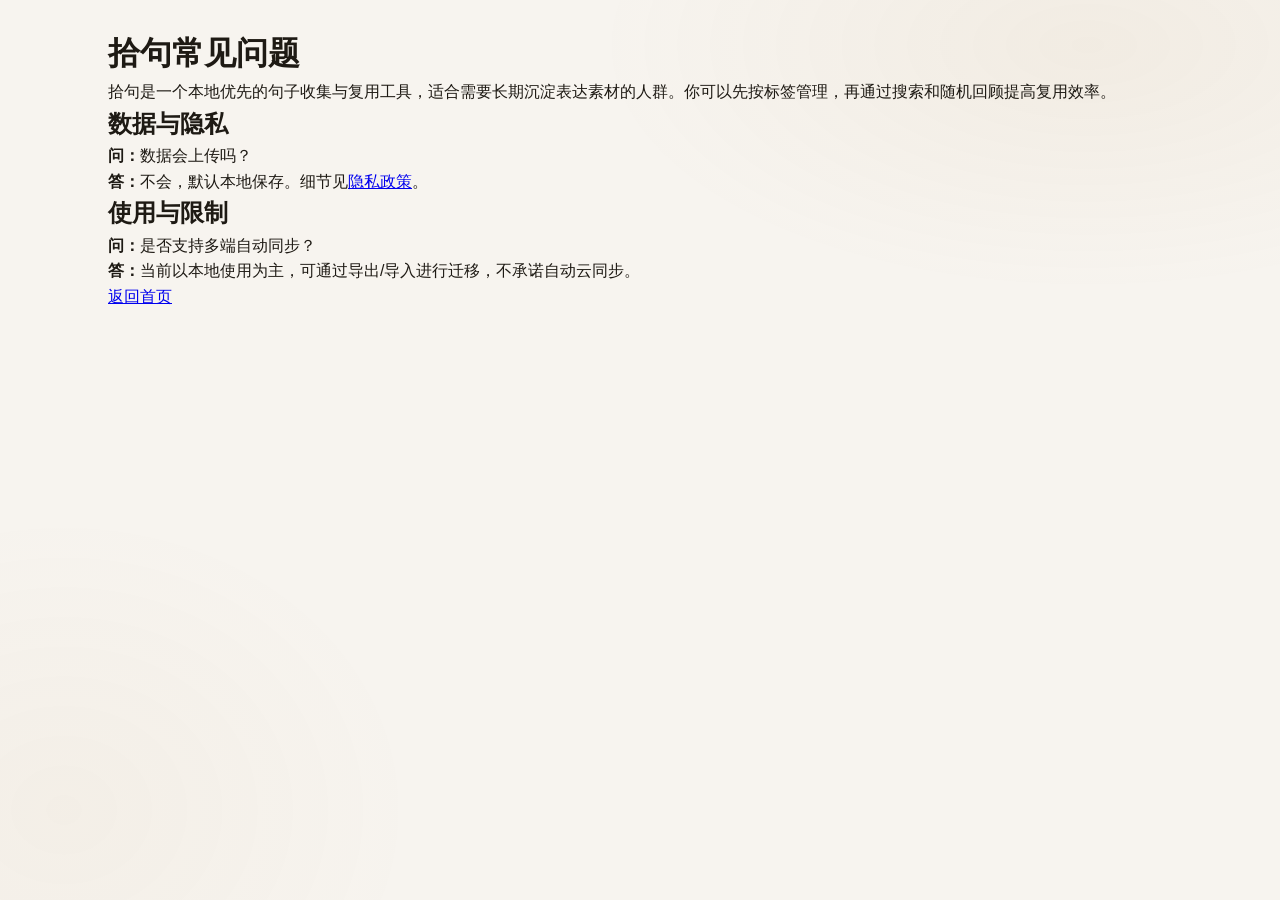
<file: faq.html>
<!doctype html><html lang="zh-CN"><head><meta charset="UTF-8"><meta name="viewport" content="width=device-width,initial-scale=1"><title>常见问题 FAQ - 拾句</title><meta name="description" content="拾句常见问题：数据存储、同步、导出、适用人群和使用建议。"><meta name="robots" content="index,follow"><link rel="canonical" href="https://shiju.userhali.com/faq.html"><meta property="og:title" content="常见问题 FAQ - 拾句"><meta property="og:description" content="快速了解拾句怎么用、适合谁、有哪些限制。"><meta property="og:type" content="article"><meta property="og:url" content="https://shiju.userhali.com/faq.html"><meta name="twitter:card" content="summary_large_image"><link rel="stylesheet" href="style.css"><script type="application/ld+json">{"@context":"https://schema.org","@type":"FAQPage","mainEntity":[{"@type":"Question","name":"拾句的数据会上传到服务器吗？","acceptedAnswer":{"@type":"Answer","text":"不会。当前版本默认将句子、标签和文集保存在浏览器本地存储中，除非你主动导出或迁移文件。"}},{"@type":"Question","name":"拾句适合哪些人？","acceptedAnswer":{"@type":"Answer","text":"适合学生、教师、内容创作者、运营和需要长期积累表达素材的团队。"}}]}</script></head><body><main class="main"><h1>拾句常见问题</h1><p>拾句是一个本地优先的句子收集与复用工具，适合需要长期沉淀表达素材的人群。你可以先按标签管理，再通过搜索和随机回顾提高复用效率。</p><h2>数据与隐私</h2><p><strong>问：</strong>数据会上传吗？<br><strong>答：</strong>不会，默认本地保存。细节见<a href="privacy-policy.html">隐私政策</a>。</p><h2>使用与限制</h2><p><strong>问：</strong>是否支持多端自动同步？<br><strong>答：</strong>当前以本地使用为主，可通过导出/导入进行迁移，不承诺自动云同步。</p><p><a href="index.html">返回首页</a></p></main></body></html>
</file>
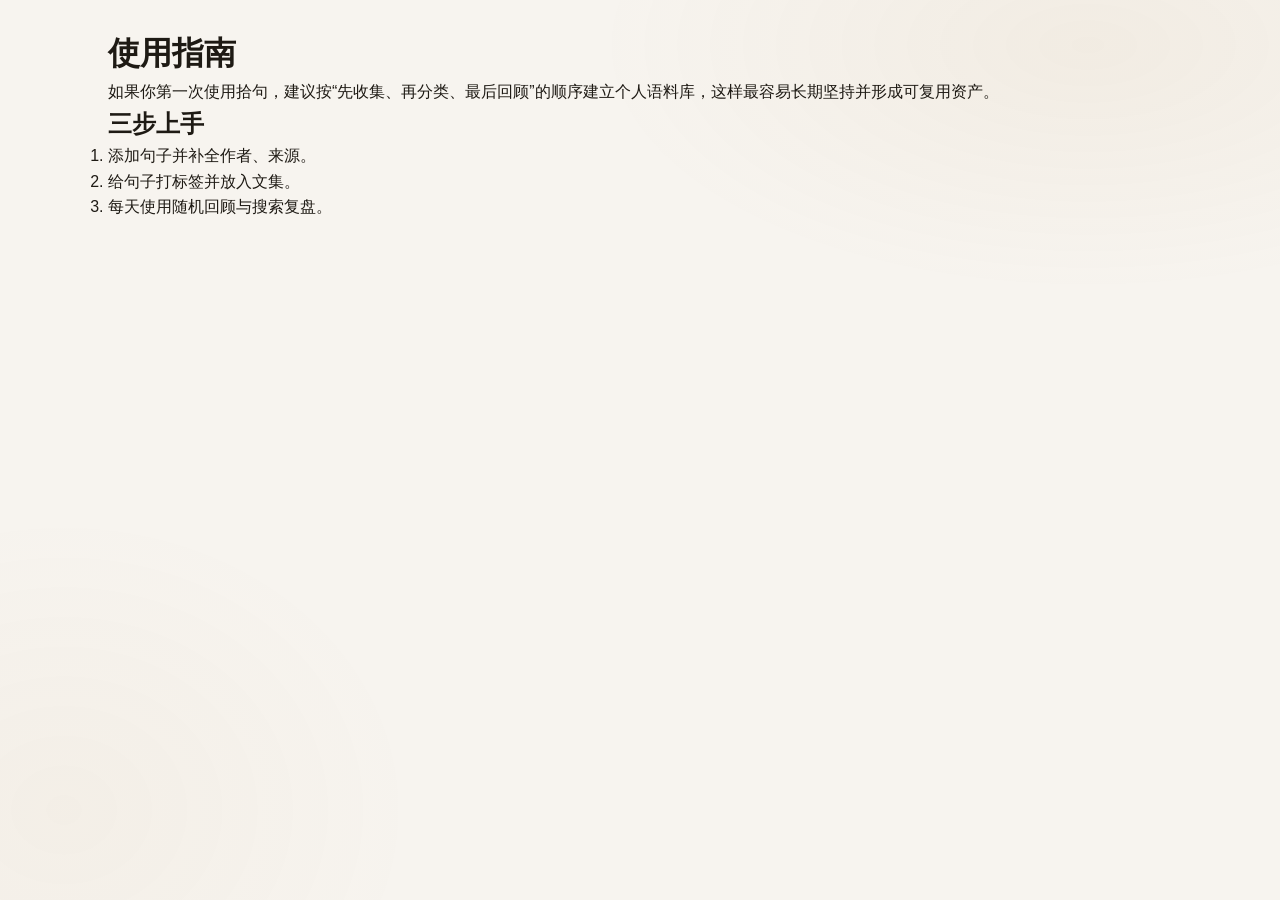
<file: help.html>
<!doctype html><html lang="zh-CN"><head><meta charset="UTF-8"><meta name="viewport" content="width=device-width,initial-scale=1"><title>使用指南 - 拾句</title><meta name="description" content="拾句使用指南：3步上手收藏、分类和复习句子素材。"><meta name="robots" content="index,follow"><link rel="canonical" href="https://shiju.userhali.com/help.html"><meta name="twitter:card" content="summary_large_image"><link rel="stylesheet" href="style.css"></head><body><main class="main"><h1>使用指南</h1><p>如果你第一次使用拾句，建议按“先收集、再分类、最后回顾”的顺序建立个人语料库，这样最容易长期坚持并形成可复用资产。</p><h2>三步上手</h2><ol><li>添加句子并补全作者、来源。</li><li>给句子打标签并放入文集。</li><li>每天使用随机回顾与搜索复盘。</li></ol></main></body></html>
</file>
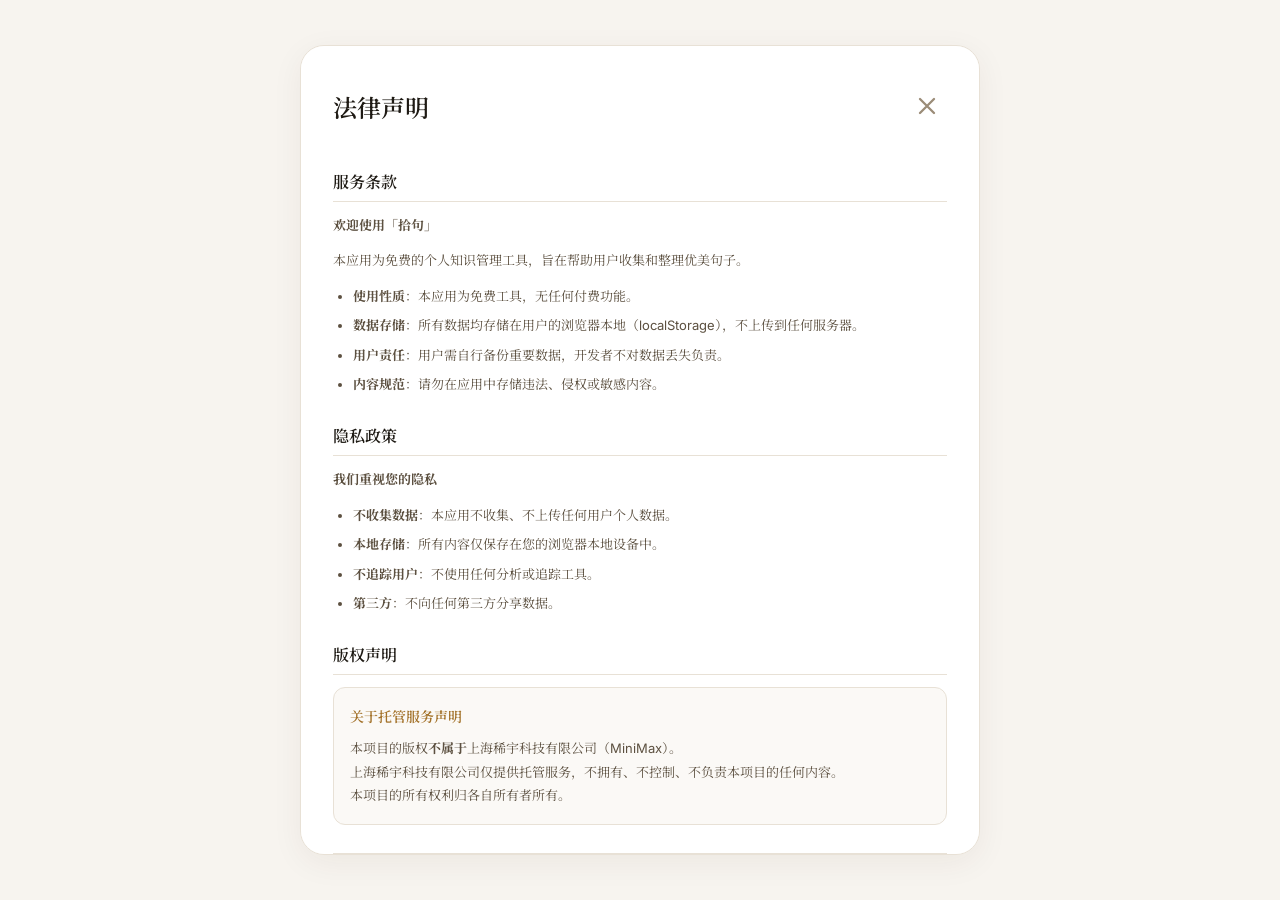
<file: legal.html>
<!DOCTYPE html>
<html lang="zh-CN">
<head>
  <meta charset="UTF-8">
  <meta name="viewport" content="width=device-width, initial-scale=1.0">
    <meta name="description" content="拾句法律声明：服务条款、隐私说明与版权说明。" />
  <meta name="robots" content="index,follow" />
  <link rel="canonical" href="https://shiju.userhali.com/legal.html" />
  <meta property="og:title" content="法律声明 - 拾句" />
  <meta property="og:description" content="拾句法律声明：服务条款、隐私说明与版权说明。" />
  <meta property="og:type" content="article" />
  <meta property="og:url" content="https://shiju.userhali.com/legal.html" />
  <meta property="og:image" content="https://shiju.userhali.com/og-image.png" />
  <meta property="og:image:type" content="image/png" />
  <meta property="og:image:width" content="1200" />
  <meta property="og:image:height" content="630" />
  <meta name="twitter:card" content="summary_large_image" />
  <title>法律声明 - 拾句</title>
  <link rel="preconnect" href="https://fonts.googleapis.com">
  <link rel="preconnect" href="https://fonts.gstatic.com" crossorigin>
  <link rel="preload" as="style" href="https://fonts.googleapis.com/css2?family=Noto+Serif+SC:wght@400;500;600;700&family=Inter:wght@400;500;600&display=swap" onload="this.onload=null;this.rel='stylesheet'" />
  <noscript><link rel="stylesheet" href="https://fonts.googleapis.com/css2?family=Noto+Serif+SC:wght@400;500;600;700&family=Inter:wght@400;500;600&display=swap" /></noscript>
  <style>
    * { box-sizing: border-box; }
    html, body {
      height: 100%;
      margin: 0;
      padding: 0;
      font-family: 'Inter', 'Noto Serif SC', system-ui, -apple-system, Segoe UI, Roboto, Ubuntu, Cantarell, 'Helvetica Neue', Arial, 'Noto Sans', 'Apple Color Emoji', 'Segoe UI Emoji';
      --c-bg: #f7f4ef;
      --c-bg-2: #f0ebe4;
      --c-surface: #fff;
      --c-surface-1: #fbf9f6;
      --c-text-1: #1e1a14;
      --c-text-2: #5c5040;
      --c-text-3: #9b8c78;
      --c-border: #e8e1d6;
      --c-border-2: #f2ece3;
      --c-accent: #a3722a;
      --c-accent-2: #c4924a;
      --c-accent-dim: #926424;
      --c-accent-bg: #f8eed9;
      --c-accent-bg-2: #f3e0b7;
      --c-danger: #cc5555;
      --c-danger-bg: #ffe7e7;
      --c-success: #3d8a5b;
      --c-success-bg: #e6f3ec;
      --c-hover: #f7f4ef;
    }
    body {
      background: var(--c-bg);
      color: var(--c-text-1);
      display: flex;
      align-items: center;
      justify-content: center;
      padding: 20px;
    }
    .container {
      width: 100%;
      max-width: 680px;
      background: var(--c-surface);
      border: 1px solid var(--c-border);
      border-radius: 24px;
      padding: 32px;
      box-shadow: 0 8px 32px rgba(60,40,10,.06);
      max-height: 90vh;
      overflow-y: auto;
    }
    .header {
      display: flex;
      align-items: center;
      justify-content: space-between;
      margin-bottom: 28px;
      position: sticky;
      top: -32px;
      padding-top: 8px;
      padding-bottom: 16px;
      background: var(--c-surface);
      z-index: 1;
    }
    .header h1 {
      font-size: 24px;
      font-weight: 600;
      margin: 0;
      color: var(--c-text-1);
    }
    .back-btn {
      width: 40px;
      height: 40px;
      border-radius: 999px;
      display: flex;
      align-items: center;
      justify-content: center;
      color: var(--c-text-3);
      cursor: pointer;
      transition: all 0.15s ease;
      border: none;
      background: transparent;
    }
    .back-btn:hover {
      background: var(--c-hover);
      color: var(--c-text-2);
      transform: translateY(-1px);
    }
    .legal-section {
      margin-bottom: 28px;
    }
    .legal-title {
      font-size: 16px;
      font-weight: 600;
      color: var(--c-text-1);
      margin-bottom: 12px;
      padding-bottom: 8px;
      border-bottom: 1px solid var(--c-border);
    }
    .legal-content {
      font-size: 13px;
      line-height: 1.8;
      color: var(--c-text-2);
    }
    .legal-content p {
      margin: 0 0 12px 0;
    }
    .legal-content ul {
      margin: 8px 0 12px 20px;
      padding: 0;
    }
    .legal-content li {
      margin-bottom: 6px;
    }
    .copyright-box {
      background: var(--c-surface-1);
      border: 1px solid var(--c-border);
      border-radius: 12px;
      padding: 16px;
      margin-top: 12px;
    }
    .copyright-title {
      font-weight: 600;
      font-size: 14px;
      color: var(--c-accent);
      margin-bottom: 8px;
    }
    .footer {
      margin-top: 24px;
      padding-top: 20px;
      border-top: 1px solid var(--c-border);
      text-align: center;
      font-size: 12px;
      color: var(--c-text-3);
    }
    .footer a {
      color: var(--c-accent);
      text-decoration: none;
    }
    @media (max-width: 640px) {
      body {
        padding: 12px;
        align-items: flex-start;
      }
      .container {
        padding: 24px 20px;
        border-radius: 20px;
        max-height: 85vh;
      }
      .header {
        position: sticky;
        top: -24px;
      }
    }
  </style>
</head>
<body>
  <div class="container">
    <div class="header">
      <h1>法律声明</h1>
      <button class="back-btn" onclick="location.href='links.html'" title="返回">
        <svg viewBox="0 0 24 24" fill="none" stroke="currentColor" stroke-width="2" stroke-linecap="round" stroke-linejoin="round">
          <path d="M18 6L6 18M6 6l12 12" transform="rotate(90 12 12)"/>
        </svg>
      </button>
    </div>

    <div class="legal-section">
      <div class="legal-title">服务条款</div>
      <div class="legal-content">
        <p><strong>欢迎使用「拾句」</strong></p>
        <p>本应用为免费的个人知识管理工具，旨在帮助用户收集和整理优美句子。</p>
        <ul>
          <li><strong>使用性质</strong>：本应用为免费工具，无任何付费功能。</li>
          <li><strong>数据存储</strong>：所有数据均存储在用户的浏览器本地（localStorage），不上传到任何服务器。</li>
          <li><strong>用户责任</strong>：用户需自行备份重要数据，开发者不对数据丢失负责。</li>
          <li><strong>内容规范</strong>：请勿在应用中存储违法、侵权或敏感内容。</li>
        </ul>
      </div>
    </div>

    <div class="legal-section">
      <div class="legal-title">隐私政策</div>
      <div class="legal-content">
        <p><strong>我们重视您的隐私</strong></p>
        <ul>
          <li><strong>不收集数据</strong>：本应用不收集、不上传任何用户个人数据。</li>
          <li><strong>本地存储</strong>：所有内容仅保存在您的浏览器本地设备中。</li>
          <li><strong>不追踪用户</strong>：不使用任何分析或追踪工具。</li>
          <li><strong>第三方</strong>：不向任何第三方分享数据。</li>
        </ul>
      </div>
    </div>

    <div class="legal-section">
      <div class="legal-title">版权声明</div>
      <div class="legal-content">
        <div class="copyright-box">
          <div class="copyright-title">关于托管服务声明</div>
          <p style="margin:0;">
            本项目的版权<strong>不属于</strong>上海稀宇科技有限公司（MiniMax）。<br>
            上海稀宇科技有限公司仅提供托管服务，不拥有、不控制、不负责本项目的任何内容。<br>
            本项目的所有权利归各自所有者所有。
          </p>
        </div>
      </div>
    </div>

    <div class="footer">
      <a href="links.html">← 返回关于拾句</a>
    </div>
  </div>
</body>
</html>
</file>
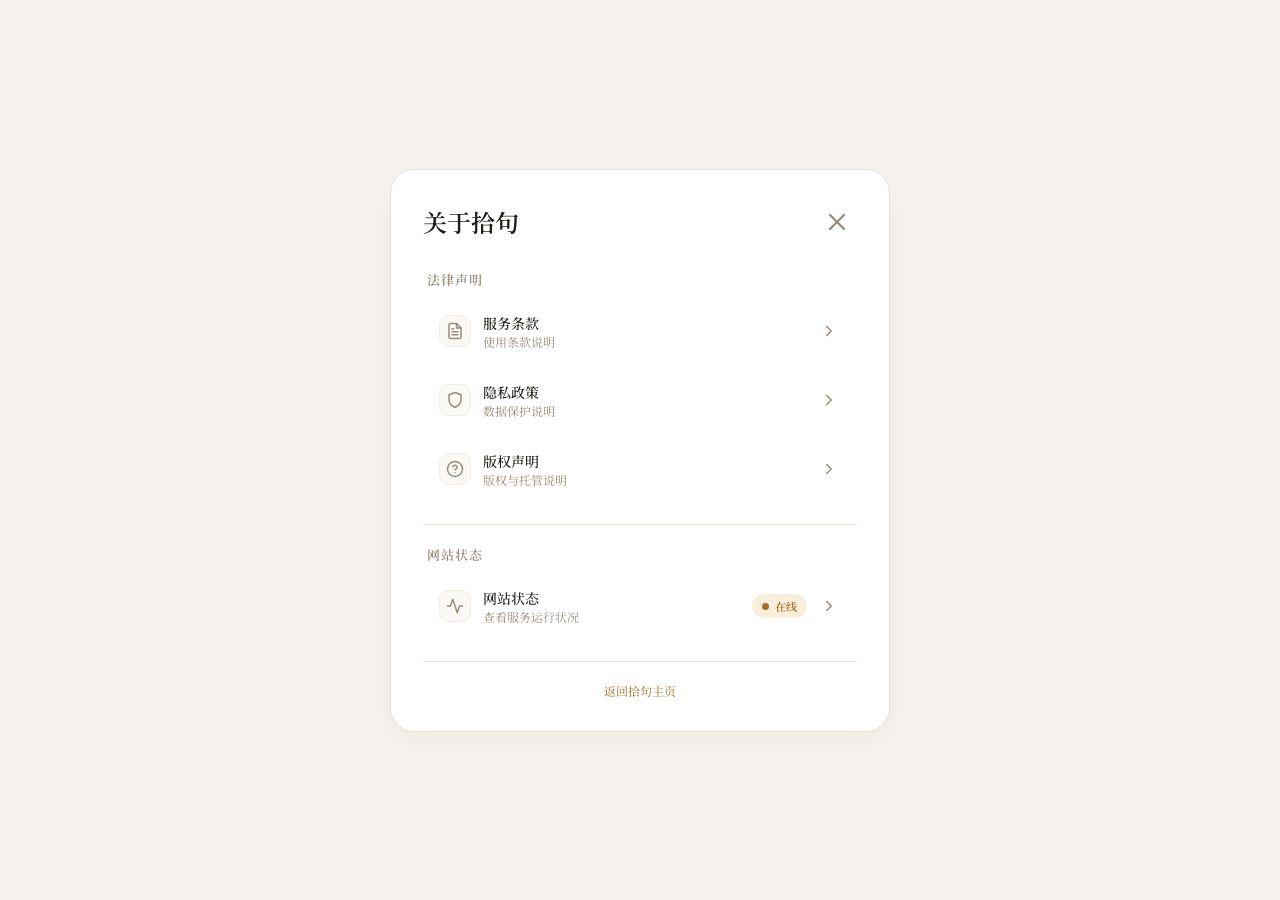
<file: links.html>
<!DOCTYPE html>
<html lang="zh-CN">
<head>
  <meta charset="UTF-8">
  <meta name="viewport" content="width=device-width, initial-scale=1.0">
    <meta name="description" content="了解拾句的定位、适用人群、核心功能和使用边界。" />
  <meta name="robots" content="index,follow" />
  <link rel="canonical" href="https://shiju.userhali.com/links.html" />
  <meta property="og:title" content="关于拾句 - 产品定位与使用场景" />
  <meta property="og:description" content="了解拾句的定位、适用人群、核心功能和使用边界。" />
  <meta property="og:type" content="article" />
  <meta property="og:url" content="https://shiju.userhali.com/links.html" />
  <meta property="og:image" content="https://shiju.userhali.com/og-image.png" />
  <meta property="og:image:type" content="image/png" />
  <meta property="og:image:width" content="1200" />
  <meta property="og:image:height" content="630" />
  <meta name="twitter:card" content="summary_large_image" />
  <title>关于拾句 - 拾句</title>
  <link rel="preconnect" href="https://fonts.googleapis.com">
  <link rel="preconnect" href="https://fonts.gstatic.com" crossorigin>
  <link rel="preload" as="style" href="https://fonts.googleapis.com/css2?family=Noto+Serif+SC:wght@400;500;600;700&family=Inter:wght@400;500;600&display=swap" onload="this.onload=null;this.rel='stylesheet'" />
  <noscript><link rel="stylesheet" href="https://fonts.googleapis.com/css2?family=Noto+Serif+SC:wght@400;500;600;700&family=Inter:wght@400;500;600&display=swap" /></noscript>
  <style>
    * { box-sizing: border-box; }
    html, body {
      height: 100%;
      margin: 0;
      padding: 0;
      font-family: 'Inter', 'Noto Serif SC', system-ui, -apple-system, Segoe UI, Roboto, Ubuntu, Cantarell, 'Helvetica Neue', Arial, 'Noto Sans', 'Apple Color Emoji', 'Segoe UI Emoji';
      --c-bg: #f7f4ef;
      --c-bg-2: #f0ebe4;
      --c-surface: #fff;
      --c-surface-1: #fbf9f6;
      --c-text-1: #1e1a14;
      --c-text-2: #5c5040;
      --c-text-3: #9b8c78;
      --c-border: #e8e1d6;
      --c-border-2: #f2ece3;
      --c-accent: #a3722a;
      --c-accent-2: #c4924a;
      --c-accent-dim: #926424;
      --c-accent-bg: #f8eed9;
      --c-accent-bg-2: #f3e0b7;
      --c-danger: #cc5555;
      --c-danger-bg: #ffe7e7;
      --c-success: #3d8a5b;
      --c-success-bg: #e6f3ec;
      --c-hover: #f7f4ef;
    }
    body {
      background: var(--c-bg);
      color: var(--c-text-1);
      display: flex;
      align-items: center;
      justify-content: center;
      padding: 20px;
    }
    .container {
      width: 100%;
      max-width: 500px;
      background: var(--c-surface);
      border: 1px solid var(--c-border);
      border-radius: 24px;
      padding: 32px;
      box-shadow: 0 8px 32px rgba(60,40,10,.06);
    }
    .header {
      display: flex;
      align-items: center;
      justify-content: space-between;
      margin-bottom: 28px;
    }
    .header h1 {
      font-size: 24px;
      font-weight: 600;
      margin: 0;
      color: var(--c-text-1);
    }
    .back-btn {
      width: 40px;
      height: 40px;
      border-radius: 999px;
      display: flex;
      align-items: center;
      justify-content: center;
      color: var(--c-text-3);
      cursor: pointer;
      transition: all 0.15s ease;
      border: none;
      background: transparent;
    }
    .back-btn:hover {
      background: var(--c-hover);
      color: var(--c-text-2);
      transform: translateY(-1px);
    }
    .group-title {
      font-size: 13px;
      font-weight: 600;
      color: var(--c-text-3);
      letter-spacing: .08em;
      text-transform: uppercase;
      margin-bottom: 12px;
      padding-left: 4px;
    }
    .links-list {
      display: flex;
      flex-direction: column;
      gap: 8px;
      margin-bottom: 24px;
    }
    .link-item {
      display: flex;
      align-items: center;
      justify-content: space-between;
      gap: 12px;
      padding: 12px 16px;
      border-radius: 12px;
      cursor: pointer;
      transition: all 0.15s ease;
      text-decoration: none;
      color: var(--c-text-1);
    }
    .link-item:hover {
      background: var(--c-hover);
    }
    .link-item:active {
      transform: scale(0.98);
    }
    .link-left {
      display: flex;
      align-items: center;
      gap: 12px;
    }
    .link-icon {
      width: 32px;
      height: 32px;
      display: flex;
      align-items: center;
      justify-content: center;
      background: var(--c-surface-1);
      border: 1px solid var(--c-border-2);
      border-radius: 10px;
      color: var(--c-text-3);
    }
    .link-icon svg {
      width: 18px;
      height: 18px;
    }
    .link-main {
      display: flex;
      flex-direction: column;
    }
    .link-title {
      font-size: 14px;
      font-weight: 500;
      color: var(--c-text-1);
    }
    .link-desc {
      font-size: 12px;
      color: var(--c-text-3);
    }
    .link-arrow {
      width: 24px;
      height: 24px;
      display: flex;
      align-items: center;
      justify-content: center;
      color: var(--c-text-3);
    }
    .link-arrow svg {
      width: 18px;
      height: 18px;
    }
    .divider {
      height: 1px;
      background: var(--c-border);
      margin: 20px 0;
    }
    .status-badge {
      display: inline-flex;
      align-items: center;
      gap: 6px;
      padding: 4px 10px;
      border-radius: 999px;
      font-size: 11px;
      font-weight: 600;
      background: var(--c-accent-bg);
      color: var(--c-accent);
    }
    .status-dot {
      width: 7px;
      height: 7px;
      background: var(--c-accent);
      border-radius: 50%;
    }
    .footer {
      margin-top: 24px;
      padding-top: 20px;
      border-top: 1px solid var(--c-border);
      text-align: center;
      font-size: 12px;
      color: var(--c-text-3);
    }
    .footer a {
      color: var(--c-accent);
      text-decoration: none;
    }
    @media (max-width: 640px) {
      body {
        padding: 12px;
        align-items: flex-start;
      }
      .container {
        padding: 24px 20px;
        border-radius: 20px;
      }
    }
  </style>
</head>
<body>
  <div class="container">
    <div class="header">
      <h1>关于拾句</h1>
      <button class="back-btn" onclick="location.href='index.html'" title="返回">
        <svg viewBox="0 0 24 24" fill="none" stroke="currentColor" stroke-width="2" stroke-linecap="round" stroke-linejoin="round">
          <path d="M18 6L6 18M6 6l12 12" transform="rotate(90 12 12)"/>
        </svg>
      </button>
    </div>

    <div class="group-title">法律声明</div>
    <div class="links-list">
      <a href="terms-of-service.html" class="link-item">
        <div class="link-left">
          <div class="link-icon">
            <svg viewBox="0 0 24 24" fill="none" stroke="currentColor" stroke-width="2" stroke-linecap="round" stroke-linejoin="round">
              <path d="M14 2H6a2 2 0 00-2 2v16a2 2 0 002 2h12a2 2 0 002-2V8z"/>
              <polyline points="14 2 14 8 20 8"/>
              <line x1="16" y1="13" x2="8" y2="13"/>
              <line x1="16" y1="17" x2="8" y2="17"/>
              <polyline points="10 9 9 9 8 9"/>
            </svg>
          </div>
          <div class="link-main">
            <div class="link-title">服务条款</div>
            <div class="link-desc">使用条款说明</div>
          </div>
        </div>
        <div class="link-arrow">
          <svg viewBox="0 0 24 24" fill="none" stroke="currentColor" stroke-width="2" stroke-linecap="round" stroke-linejoin="round">
            <polyline points="9 18 15 12 9 6"/>
          </svg>
        </div>
      </a>
      <a href="privacy-policy.html" class="link-item">
        <div class="link-left">
          <div class="link-icon">
            <svg viewBox="0 0 24 24" fill="none" stroke="currentColor" stroke-width="2" stroke-linecap="round" stroke-linejoin="round">
              <path d="M12 22s8-4 8-10V5l-8-3-8 3v7c0 6 8 10 8 10z"/>
            </svg>
          </div>
          <div class="link-main">
            <div class="link-title">隐私政策</div>
            <div class="link-desc">数据保护说明</div>
          </div>
        </div>
        <div class="link-arrow">
          <svg viewBox="0 0 24 24" fill="none" stroke="currentColor" stroke-width="2" stroke-linecap="round" stroke-linejoin="round">
            <polyline points="9 18 15 12 9 6"/>
          </svg>
        </div>
      </a>
      <a href="copyright-notice.html" class="link-item">
        <div class="link-left">
          <div class="link-icon">
            <svg viewBox="0 0 24 24" fill="none" stroke="currentColor" stroke-width="2" stroke-linecap="round" stroke-linejoin="round">
              <circle cx="12" cy="12" r="10"/>
              <path d="M9.09 9a3 3 0 0 1 5.83 1c0 2-3 3-3 3"/>
              <line x1="12" y1="17" x2="12.01" y2="17"/>
            </svg>
          </div>
          <div class="link-main">
            <div class="link-title">版权声明</div>
            <div class="link-desc">版权与托管说明</div>
          </div>
        </div>
        <div class="link-arrow">
          <svg viewBox="0 0 24 24" fill="none" stroke="currentColor" stroke-width="2" stroke-linecap="round" stroke-linejoin="round">
            <polyline points="9 18 15 12 9 6"/>
          </svg>
        </div>
      </a>
    </div>

    <div class="divider"></div>

    <div class="group-title">网站状态</div>
    <div class="links-list">
      <a href="https://status.userhali.com" target="_blank" class="link-item">
        <div class="link-left">
          <div class="link-icon">
            <svg viewBox="0 0 24 24" fill="none" stroke="currentColor" stroke-width="2" stroke-linecap="round" stroke-linejoin="round">
              <path d="M22 12h-4l-3 9L9 3l-3 9H2"/>
            </svg>
          </div>
          <div class="link-main">
            <div class="link-title">网站状态</div>
            <div class="link-desc">查看服务运行状况</div>
          </div>
        </div>
        <div style="display:flex;align-items:center;gap:10px;">
          <span class="status-badge">
            <span class="status-dot"></span>
            在线
          </span>
          <div class="link-arrow">
            <svg viewBox="0 0 24 24" fill="none" stroke="currentColor" stroke-width="2" stroke-linecap="round" stroke-linejoin="round">
              <polyline points="9 18 15 12 9 6"/>
            </svg>
          </div>
        </div>
      </a>
    </div>

    <div class="footer">
      <a href="index.html">返回拾句主页</a>
    </div>
  </div>
</body>
</html>
</file>
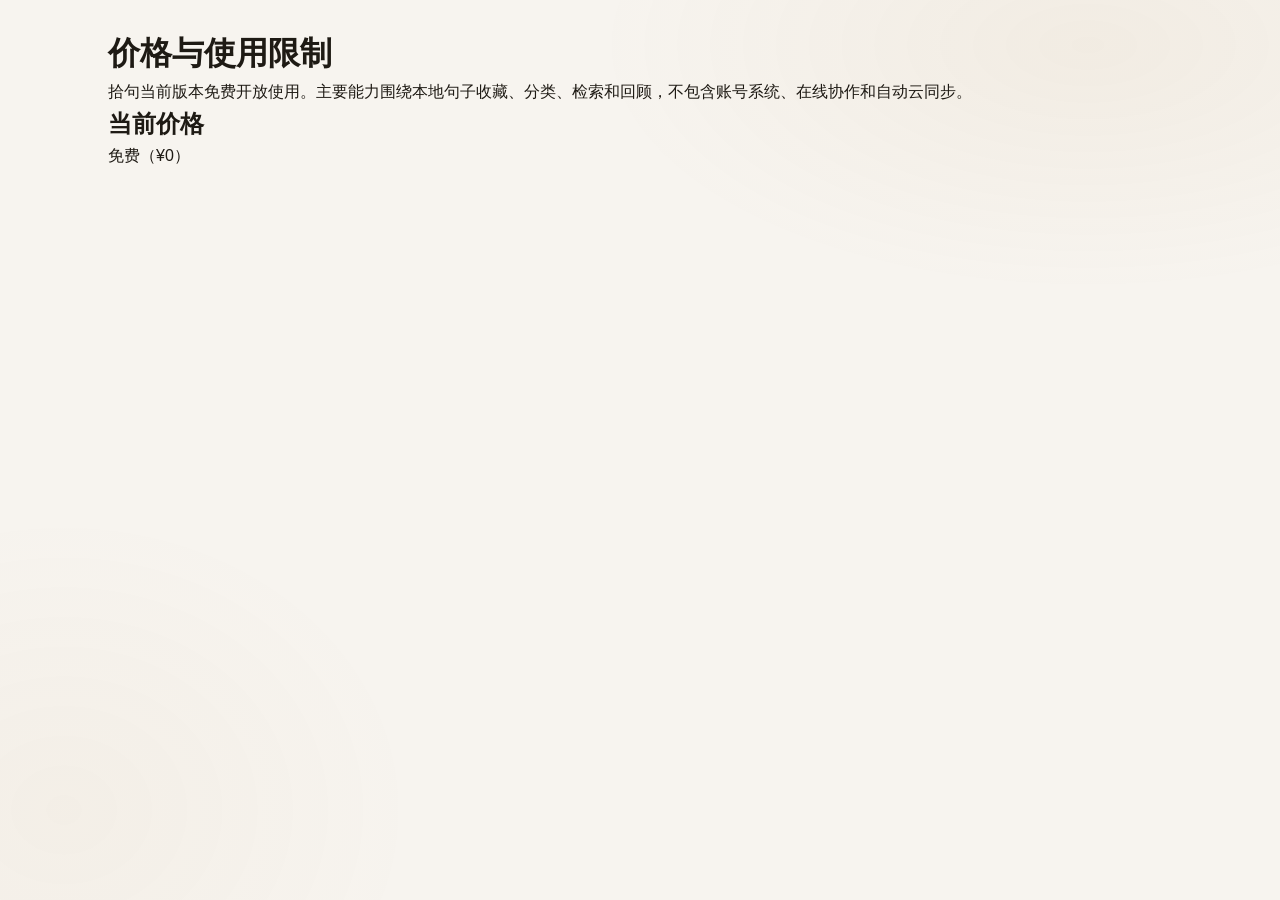
<file: pricing.html>
<!doctype html><html lang="zh-CN"><head><meta charset="UTF-8"><meta name="viewport" content="width=device-width,initial-scale=1"><title>价格与使用限制 - 拾句</title><meta name="description" content="拾句当前为免费工具，提供本地句子管理能力与基础导入导出。"><meta name="robots" content="index,follow"><link rel="canonical" href="https://shiju.userhali.com/pricing.html"><meta name="twitter:card" content="summary_large_image"><script type="application/ld+json">{"@context":"https://schema.org","@type":"Product","name":"拾句","description":"本地优先的句子收集工具","offers":{"@type":"Offer","price":"0","priceCurrency":"CNY","availability":"https://schema.org/InStock","url":"https://shiju.userhali.com/pricing.html"}}</script><link rel="stylesheet" href="style.css"></head><body><main class="main"><h1>价格与使用限制</h1><p>拾句当前版本免费开放使用。主要能力围绕本地句子收藏、分类、检索和回顾，不包含账号系统、在线协作和自动云同步。</p><h2>当前价格</h2><p>免费（¥0）</p></main></body></html>
</file>
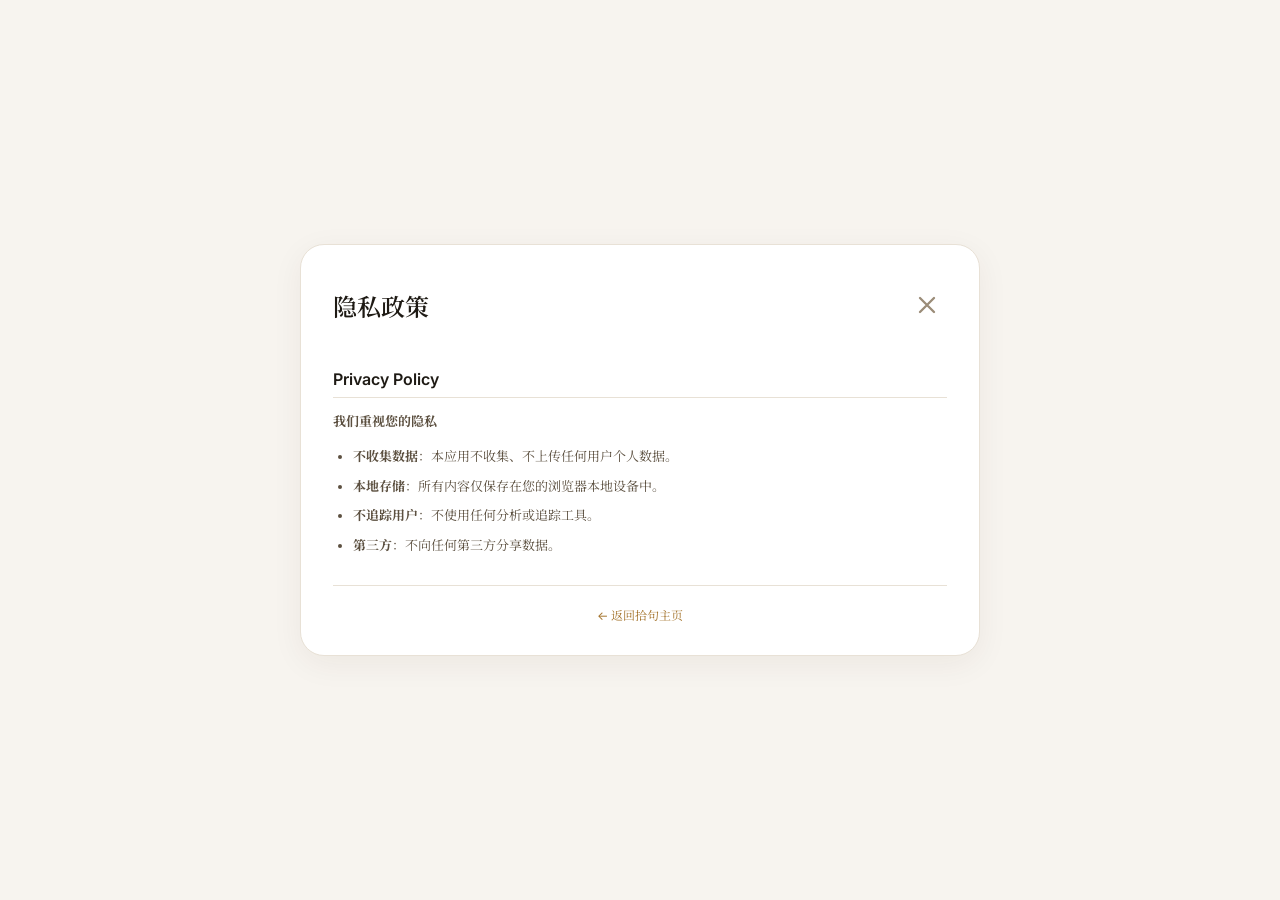
<file: privacy-policy.html>
<!DOCTYPE html>
<html lang="zh-CN">
<head>
  <meta charset="UTF-8">
  <meta name="viewport" content="width=device-width, initial-scale=1.0">
    <meta name="description" content="拾句隐私政策：本地存储、数据不上传与用户责任说明。" />
  <meta name="robots" content="index,follow" />
  <link rel="canonical" href="https://shiju.userhali.com/privacy-policy.html" />
  <meta property="og:title" content="隐私政策 - 拾句" />
  <meta property="og:description" content="拾句隐私政策：本地存储、数据不上传与用户责任说明。" />
  <meta property="og:type" content="article" />
  <meta property="og:url" content="https://shiju.userhali.com/privacy-policy.html" />
  <meta property="og:image" content="https://shiju.userhali.com/og-image.png" />
  <meta property="og:image:type" content="image/png" />
  <meta property="og:image:width" content="1200" />
  <meta property="og:image:height" content="630" />
  <meta name="twitter:card" content="summary_large_image" />
  <title>隐私政策 - 拾句</title>
  <link rel="preconnect" href="https://fonts.googleapis.com">
  <link rel="preconnect" href="https://fonts.gstatic.com" crossorigin>
  <link rel="preload" as="style" href="https://fonts.googleapis.com/css2?family=Noto+Serif+SC:wght@400;500;600;700&family=Inter:wght@400;500;600&display=swap" onload="this.onload=null;this.rel='stylesheet'" />
  <noscript><link rel="stylesheet" href="https://fonts.googleapis.com/css2?family=Noto+Serif+SC:wght@400;500;600;700&family=Inter:wght@400;500;600&display=swap" /></noscript>
  <style>
    * { box-sizing: border-box; }
    html, body {
      height: 100%;
      margin: 0;
      padding: 0;
      font-family: 'Inter', 'Noto Serif SC', system-ui, -apple-system, Segoe UI, Roboto, Ubuntu, Cantarell, 'Helvetica Neue', Arial, 'Noto Sans', 'Apple Color Emoji', 'Segoe UI Emoji';
      --c-bg: #f7f4ef;
      --c-bg-2: #f0ebe4;
      --c-surface: #fff;
      --c-surface-1: #fbf9f6;
      --c-text-1: #1e1a14;
      --c-text-2: #5c5040;
      --c-text-3: #9b8c78;
      --c-border: #e8e1d6;
      --c-border-2: #f2ece3;
      --c-accent: #a3722a;
      --c-accent-2: #c4924a;
      --c-accent-dim: #926424;
      --c-accent-bg: #f8eed9;
      --c-accent-bg-2: #f3e0b7;
      --c-danger: #cc5555;
      --c-danger-bg: #ffe7e7;
      --c-success: #3d8a5b;
      --c-success-bg: #e6f3ec;
      --c-hover: #f7f4ef;
    }
    body {
      background: var(--c-bg);
      color: var(--c-text-1);
      display: flex;
      align-items: center;
      justify-content: center;
      padding: 20px;
    }
    .container {
      width: 100%;
      max-width: 680px;
      background: var(--c-surface);
      border: 1px solid var(--c-border);
      border-radius: 24px;
      padding: 32px;
      box-shadow: 0 8px 32px rgba(60,40,10,.06);
      max-height: 90vh;
      overflow-y: auto;
    }
    .header {
      display: flex;
      align-items: center;
      justify-content: space-between;
      margin-bottom: 28px;
      position: sticky;
      top: -32px;
      padding-top: 8px;
      padding-bottom: 16px;
      background: var(--c-surface);
      z-index: 1;
    }
    .header h1 {
      font-size: 24px;
      font-weight: 600;
      margin: 0;
      color: var(--c-text-1);
    }
    .back-btn {
      width: 40px;
      height: 40px;
      border-radius: 999px;
      display: flex;
      align-items: center;
      justify-content: center;
      color: var(--c-text-3);
      cursor: pointer;
      transition: all 0.15s ease;
      border: none;
      background: transparent;
    }
    .back-btn:hover {
      background: var(--c-hover);
      color: var(--c-text-2);
      transform: translateY(-1px);
    }
    .legal-section {
      margin-bottom: 28px;
    }
    .legal-title {
      font-size: 16px;
      font-weight: 600;
      color: var(--c-text-1);
      margin-bottom: 12px;
      padding-bottom: 8px;
      border-bottom: 1px solid var(--c-border);
    }
    .legal-content {
      font-size: 13px;
      line-height: 1.8;
      color: var(--c-text-2);
    }
    .legal-content p {
      margin: 0 0 12px 0;
    }
    .legal-content ul {
      margin: 8px 0 12px 20px;
      padding: 0;
    }
    .legal-content li {
      margin-bottom: 6px;
    }
    .footer {
      margin-top: 24px;
      padding-top: 20px;
      border-top: 1px solid var(--c-border);
      text-align: center;
      font-size: 12px;
      color: var(--c-text-3);
    }
    .footer a {
      color: var(--c-accent);
      text-decoration: none;
    }
    @media (max-width: 640px) {
      body {
        padding: 12px;
        align-items: flex-start;
      }
      .container {
        padding: 24px 20px;
        border-radius: 20px;
        max-height: 85vh;
      }
      .header {
        position: sticky;
        top: -24px;
      }
    }
  </style>
</head>
<body>
  <div class="container">
    <div class="header">
      <h1>隐私政策</h1>
      <button class="back-btn" onclick="location.href='index.html'" title="返回">
        <svg viewBox="0 0 24 24" fill="none" stroke="currentColor" stroke-width="2" stroke-linecap="round" stroke-linejoin="round">
          <path d="M18 6L6 18M6 6l12 12" transform="rotate(90 12 12)"/>
        </svg>
      </button>
    </div>

    <div class="legal-section">
      <div class="legal-title">Privacy Policy</div>
      <div class="legal-content">
        <p><strong>我们重视您的隐私</strong></p>
        <ul>
          <li><strong>不收集数据</strong>：本应用不收集、不上传任何用户个人数据。</li>
          <li><strong>本地存储</strong>：所有内容仅保存在您的浏览器本地设备中。</li>
          <li><strong>不追踪用户</strong>：不使用任何分析或追踪工具。</li>
          <li><strong>第三方</strong>：不向任何第三方分享数据。</li>
        </ul>
      </div>
    </div>

    <div class="footer">
      <a href="index.html">← 返回拾句主页</a>
    </div>
  </div>
</body>
</html>
</file>
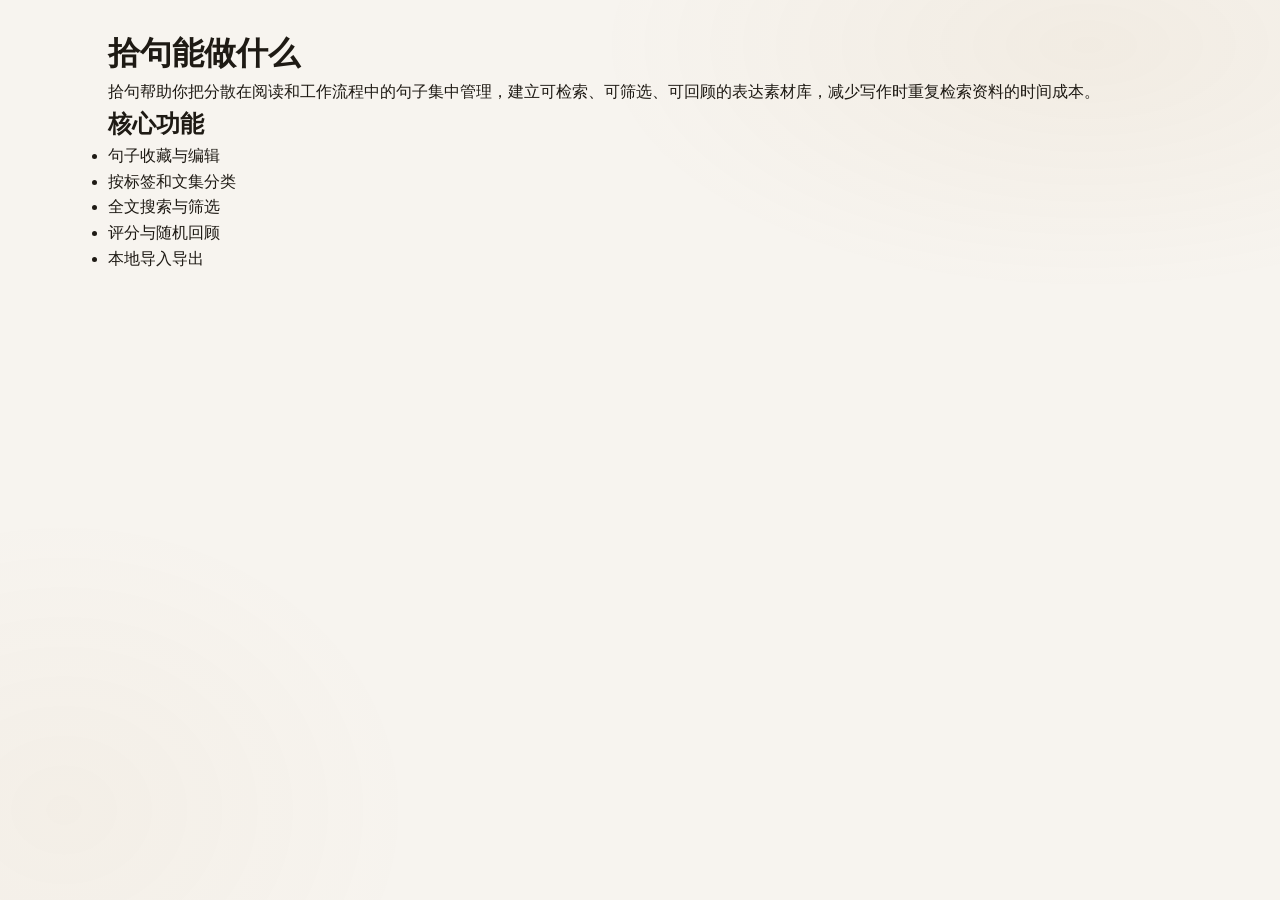
<file: services.html>
<!doctype html><html lang="zh-CN"><head><meta charset="UTF-8"><meta name="viewport" content="width=device-width,initial-scale=1"><title>功能说明 - 拾句</title><meta name="description" content="拾句功能说明：收藏、标签、检索、评分、每日回顾、导入导出。"><meta name="robots" content="index,follow"><link rel="canonical" href="https://shiju.userhali.com/services.html"><meta name="twitter:card" content="summary_large_image"><script type="application/ld+json">{"@context":"https://schema.org","@type":"Service","name":"拾句内容素材管理服务","provider":{"@type":"Organization","name":"拾句"},"serviceType":"内容素材整理与检索","areaServed":"CN","url":"https://shiju.userhali.com/services.html"}</script><link rel="stylesheet" href="style.css"></head><body><main class="main"><h1>拾句能做什么</h1><p>拾句帮助你把分散在阅读和工作流程中的句子集中管理，建立可检索、可筛选、可回顾的表达素材库，减少写作时重复检索资料的时间成本。</p><h2>核心功能</h2><ul><li>句子收藏与编辑</li><li>按标签和文集分类</li><li>全文搜索与筛选</li><li>评分与随机回顾</li><li>本地导入导出</li></ul></main></body></html>
</file>
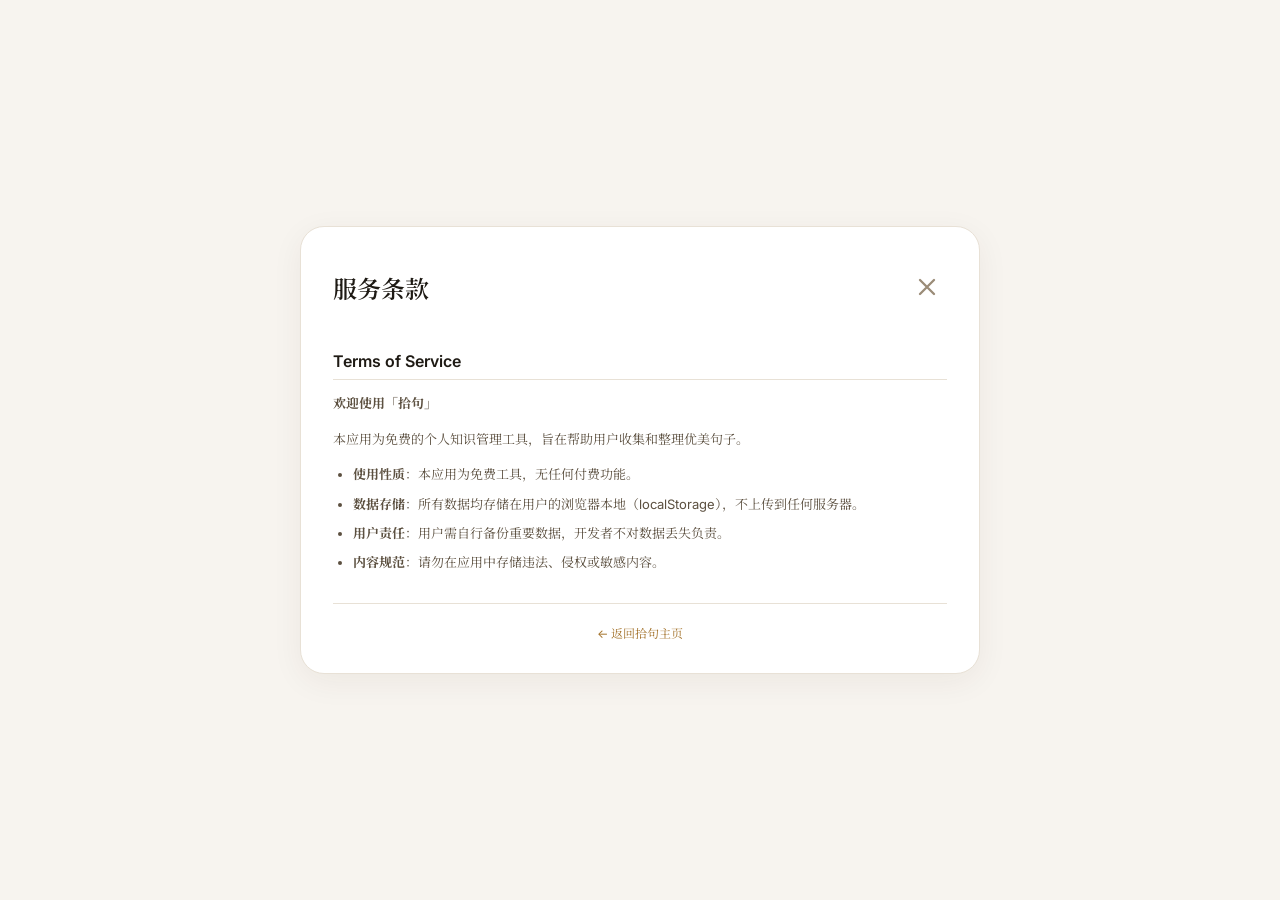
<file: terms-of-service.html>
<!DOCTYPE html>
<html lang="zh-CN">
<head>
  <meta charset="UTF-8">
  <meta name="viewport" content="width=device-width, initial-scale=1.0">
    <meta name="description" content="拾句服务条款：功能范围、数据责任与内容规范。" />
  <meta name="robots" content="index,follow" />
  <link rel="canonical" href="https://shiju.userhali.com/terms-of-service.html" />
  <meta property="og:title" content="服务条款 - 拾句" />
  <meta property="og:description" content="拾句服务条款：功能范围、数据责任与内容规范。" />
  <meta property="og:type" content="article" />
  <meta property="og:url" content="https://shiju.userhali.com/terms-of-service.html" />
  <meta property="og:image" content="https://shiju.userhali.com/og-image.png" />
  <meta property="og:image:type" content="image/png" />
  <meta property="og:image:width" content="1200" />
  <meta property="og:image:height" content="630" />
  <meta name="twitter:card" content="summary_large_image" />
  <title>服务条款 - 拾句</title>
  <link rel="preconnect" href="https://fonts.googleapis.com">
  <link rel="preconnect" href="https://fonts.gstatic.com" crossorigin>
  <link rel="preload" as="style" href="https://fonts.googleapis.com/css2?family=Noto+Serif+SC:wght@400;500;600;700&family=Inter:wght@400;500;600&display=swap" onload="this.onload=null;this.rel='stylesheet'" />
  <noscript><link rel="stylesheet" href="https://fonts.googleapis.com/css2?family=Noto+Serif+SC:wght@400;500;600;700&family=Inter:wght@400;500;600&display=swap" /></noscript>
  <style>
    * { box-sizing: border-box; }
    html, body {
      height: 100%;
      margin: 0;
      padding: 0;
      font-family: 'Inter', 'Noto Serif SC', system-ui, -apple-system, Segoe UI, Roboto, Ubuntu, Cantarell, 'Helvetica Neue', Arial, 'Noto Sans', 'Apple Color Emoji', 'Segoe UI Emoji';
      --c-bg: #f7f4ef;
      --c-bg-2: #f0ebe4;
      --c-surface: #fff;
      --c-surface-1: #fbf9f6;
      --c-text-1: #1e1a14;
      --c-text-2: #5c5040;
      --c-text-3: #9b8c78;
      --c-border: #e8e1d6;
      --c-border-2: #f2ece3;
      --c-accent: #a3722a;
      --c-accent-2: #c4924a;
      --c-accent-dim: #926424;
      --c-accent-bg: #f8eed9;
      --c-accent-bg-2: #f3e0b7;
      --c-danger: #cc5555;
      --c-danger-bg: #ffe7e7;
      --c-success: #3d8a5b;
      --c-success-bg: #e6f3ec;
      --c-hover: #f7f4ef;
    }
    body {
      background: var(--c-bg);
      color: var(--c-text-1);
      display: flex;
      align-items: center;
      justify-content: center;
      padding: 20px;
    }
    .container {
      width: 100%;
      max-width: 680px;
      background: var(--c-surface);
      border: 1px solid var(--c-border);
      border-radius: 24px;
      padding: 32px;
      box-shadow: 0 8px 32px rgba(60,40,10,.06);
      max-height: 90vh;
      overflow-y: auto;
    }
    .header {
      display: flex;
      align-items: center;
      justify-content: space-between;
      margin-bottom: 28px;
      position: sticky;
      top: -32px;
      padding-top: 8px;
      padding-bottom: 16px;
      background: var(--c-surface);
      z-index: 1;
    }
    .header h1 {
      font-size: 24px;
      font-weight: 600;
      margin: 0;
      color: var(--c-text-1);
    }
    .back-btn {
      width: 40px;
      height: 40px;
      border-radius: 999px;
      display: flex;
      align-items: center;
      justify-content: center;
      color: var(--c-text-3);
      cursor: pointer;
      transition: all 0.15s ease;
      border: none;
      background: transparent;
    }
    .back-btn:hover {
      background: var(--c-hover);
      color: var(--c-text-2);
      transform: translateY(-1px);
    }
    .legal-section {
      margin-bottom: 28px;
    }
    .legal-title {
      font-size: 16px;
      font-weight: 600;
      color: var(--c-text-1);
      margin-bottom: 12px;
      padding-bottom: 8px;
      border-bottom: 1px solid var(--c-border);
    }
    .legal-content {
      font-size: 13px;
      line-height: 1.8;
      color: var(--c-text-2);
    }
    .legal-content p {
      margin: 0 0 12px 0;
    }
    .legal-content ul {
      margin: 8px 0 12px 20px;
      padding: 0;
    }
    .legal-content li {
      margin-bottom: 6px;
    }
    .footer {
      margin-top: 24px;
      padding-top: 20px;
      border-top: 1px solid var(--c-border);
      text-align: center;
      font-size: 12px;
      color: var(--c-text-3);
    }
    .footer a {
      color: var(--c-accent);
      text-decoration: none;
    }
    @media (max-width: 640px) {
      body {
        padding: 12px;
        align-items: flex-start;
      }
      .container {
        padding: 24px 20px;
        border-radius: 20px;
        max-height: 85vh;
      }
      .header {
        position: sticky;
        top: -24px;
      }
    }
  </style>
</head>
<body>
  <div class="container">
    <div class="header">
      <h1>服务条款</h1>
      <button class="back-btn" onclick="location.href='index.html'" title="返回">
        <svg viewBox="0 0 24 24" fill="none" stroke="currentColor" stroke-width="2" stroke-linecap="round" stroke-linejoin="round">
          <path d="M18 6L6 18M6 6l12 12" transform="rotate(90 12 12)"/>
        </svg>
      </button>
    </div>

    <div class="legal-section">
      <div class="legal-title">Terms of Service</div>
      <div class="legal-content">
        <p><strong>欢迎使用「拾句」</strong></p>
        <p>本应用为免费的个人知识管理工具，旨在帮助用户收集和整理优美句子。</p>
        <ul>
          <li><strong>使用性质</strong>：本应用为免费工具，无任何付费功能。</li>
          <li><strong>数据存储</strong>：所有数据均存储在用户的浏览器本地（localStorage），不上传到任何服务器。</li>
          <li><strong>用户责任</strong>：用户需自行备份重要数据，开发者不对数据丢失负责。</li>
          <li><strong>内容规范</strong>：请勿在应用中存储违法、侵权或敏感内容。</li>
        </ul>
      </div>
    </div>

    <div class="footer">
      <a href="index.html">← 返回拾句主页</a>
    </div>
  </div>
</body>
</html>
</file>
<file: style.css>
/* =====================================================
   拾句 · 好词好句收集器 — style.css
   ===================================================== */
:root {
  --c-bg:           #f7f4ef;
  --c-surface:      #ffffff;
  --c-surface-2:    #faf8f5;
  --c-border:       #e8e1d6;
  --c-border-light: #f0ebe3;
  --c-text-1:       #1e1a14;
  --c-text-2:       #5c5040;
  --c-text-3:       #9b8c78;
  --c-text-4:       #bfb3a0;
  --c-accent:       #a3722a;
  --c-accent-dim:   #c4924a;
  --c-accent-bg:    #f5eadb;
  --c-accent-bg-2:  #fdf5ea;
  --c-danger:       #b83232;
  --c-danger-bg:    #fdf0f0;
  --c-star:         #d4922a;
  --c-white:        #ffffff;
  --shadow-xs: 0 1px 3px rgba(60,40,10,.06);
  --shadow-sm: 0 2px 8px rgba(60,40,10,.08), 0 1px 2px rgba(60,40,10,.04);
  --shadow-md: 0 4px 20px rgba(60,40,10,.10), 0 2px 6px rgba(60,40,10,.06);
  --shadow-lg: 0 12px 40px rgba(60,40,10,.14), 0 4px 12px rgba(60,40,10,.08);
  --shadow-xl: 0 24px 60px rgba(60,40,10,.18), 0 8px 20px rgba(60,40,10,.10);
  --r-sm:   8px; --r-md: 12px; --r-lg: 16px; --r-xl: 20px; --r-full: 9999px;
  --font-serif: 'Noto Serif CJK SC','Source Han Serif SC','Noto Serif SC','Songti SC',Georgia,serif;
  --font-sans:  'Noto Sans CJK SC','Source Han Sans SC','MiSans','Noto Sans SC','PingFang SC','Microsoft YaHei',sans-serif;
  --ease:     cubic-bezier(0.4,0,0.2,1);
  --ease-out: cubic-bezier(0,0,0.2,1);
  --ease-in:  cubic-bezier(0.4,0,1,1);
  --dur-fast: 180ms; --dur-base: 240ms; --dur-slow: 380ms;
  --c-hover:     rgba(163,114,42,.06);
  --c-surface-1: #faf8f5;
}
[data-theme="dark"] {
  --c-bg:           #16130e;
  --c-surface:      #201c15;
  --c-surface-2:    #1a1710;
  --c-border:       #2e2820;
  --c-border-light: #261f18;
  --c-text-1:       #f0e8d8;
  --c-text-2:       #b0a08a;
  --c-text-3:       #7a6a54;
  --c-text-4:       #4a3e30;
  --c-accent:       #c8924e;
  --c-accent-dim:   #a87840;
  --c-accent-bg:    #281f12;
  --c-accent-bg-2:  #221a0e;
  --c-danger:       #e05252;
  --c-danger-bg:    #220e0e;
  --c-star:         #e8b44a;
  --shadow-xs: 0 1px 3px rgba(0,0,0,.2);
  --shadow-sm: 0 2px 8px rgba(0,0,0,.25);
  --shadow-md: 0 4px 20px rgba(0,0,0,.30);
  --shadow-lg: 0 12px 40px rgba(0,0,0,.40);
  --shadow-xl: 0 24px 60px rgba(0,0,0,.50);
  --c-hover:     rgba(255,255,255,.05);
  --c-surface-1: #1a1710;
}
*,*::before,*::after{box-sizing:border-box;margin:0;padding:0}
html{font-size:16px;-webkit-text-size-adjust:100%;-webkit-tap-highlight-color:transparent;scroll-behavior:smooth}
body{font-family:var(--font-sans);background:var(--c-bg);color:var(--c-text-1);min-height:100dvh;line-height:1.6;overflow-x:hidden;transition:background var(--dur-slow) var(--ease),color var(--dur-slow) var(--ease)}
body::before{content:'';position:fixed;inset:0;background:radial-gradient(ellipse 70% 50% at 85% 5%,rgba(163,114,42,.06) 0%,transparent 55%),radial-gradient(ellipse 50% 60% at 5% 90%,rgba(163,114,42,.04) 0%,transparent 55%);pointer-events:none;z-index:0}
.icon{width:16px;height:16px;flex-shrink:0;display:block}
.icon-sm{width:14px;height:14px}
.hidden{display:none!important}

/* ── Header ── */
.header{position:sticky;top:0;z-index:100;background:rgba(247,244,239,.88);backdrop-filter:blur(16px) saturate(180%);-webkit-backdrop-filter:blur(16px) saturate(180%);border-bottom:1px solid var(--c-border);transition:background var(--dur-slow) var(--ease),border-color var(--dur-slow) var(--ease)}
[data-theme="dark"] .header{background:rgba(22,19,14,.90)}
.header-inner{max-width:1120px;margin:0 auto;padding:0 28px;height:62px;display:flex;align-items:center;justify-content:space-between;gap:16px}
.logo{display:flex;align-items:center;gap:11px;user-select:none;flex-shrink:0}
.logo-mark svg{display:block}
.logo-mark-svg{width:44px;height:38px;flex-shrink:0}
.logo-texts{display:flex;flex-direction:column;gap:0}
.logo-name{font-family:var(--font-serif);font-size:20px;font-weight:700;color:var(--c-text-1);letter-spacing:.04em;line-height:1.2;transition:color var(--dur-slow) var(--ease)}
.logo-sub{font-size:10px;font-weight:400;color:var(--c-text-3);letter-spacing:.12em;line-height:1}
.header-right{display:flex;align-items:center;gap:12px}
.count-pill{display:flex;align-items:center;gap:4px;padding:5px 12px;background:var(--c-surface);border:1px solid var(--c-border);border-radius:var(--r-full);font-size:12px;color:var(--c-text-3);transition:all var(--dur-slow) var(--ease);flex-shrink:0;white-space:nowrap}
.count-unit{white-space:nowrap}
.count-pill span:first-child{font-weight:600;color:var(--c-accent);font-variant-numeric:tabular-nums}
.theme-toggle{position:relative;width:48px;height:26px;background:var(--c-accent-bg);border:1.5px solid var(--c-border);border-radius:var(--r-full);cursor:pointer;transition:all var(--dur-base) var(--ease);flex-shrink:0;display:flex;align-items:center;justify-content:center}
.theme-toggle:hover{border-color:var(--c-accent)}
.theme-track{display:flex;align-items:center;justify-content:space-between;width:100%;padding:0 5px}
.theme-icon-moon,.theme-icon-sun{width:13px;height:13px;color:var(--c-text-3);transition:all var(--dur-base) var(--ease)}
[data-theme="light"] .theme-icon-sun{opacity:.25}
[data-theme="dark"] .theme-icon-moon{opacity:.25}
[data-theme="dark"] .theme-icon-sun{color:var(--c-accent);opacity:1}
[data-theme="light"] .theme-icon-moon{color:var(--c-text-2);opacity:1}
.theme-toggle::after{content:'';position:absolute;width:18px;height:18px;border-radius:50%;background:var(--c-white);box-shadow:var(--shadow-xs);left:3px;transition:transform var(--dur-base) var(--ease)}
[data-theme="dark"] .theme-toggle::after{transform:translateX(22px);background:var(--c-accent)}

/* ── Main ── */
.main{max-width:1120px;margin:0 auto;padding:28px 28px 80px;position:relative;z-index:1}

/* ── Toolbar ── */
.toolbar{display:flex;align-items:center;gap:8px;flex-wrap:wrap;margin-bottom:0}
.toolbar-right{display:flex;align-items:center;gap:6px;margin-left:auto}

/* ── Buttons ── */
.btn{display:inline-flex;align-items:center;gap:7px;padding:0 16px;height:38px;border-radius:var(--r-sm);border:1.5px solid transparent;font-family:var(--font-sans);font-size:13.5px;font-weight:500;cursor:pointer;transition:all var(--dur-fast) var(--ease);white-space:nowrap;user-select:none;-webkit-user-select:none;letter-spacing:.02em;flex-shrink:0}
.btn .icon{width:15px;height:15px}
.btn-sm{height:32px;padding:0 12px;font-size:12.5px}
.btn-sm .icon{width:13px;height:13px}
.icon-only{padding:0;width:38px;justify-content:center}
.w-full{width:100%;justify-content:center}
.btn-primary{background:var(--c-accent);color:var(--c-white);border-color:var(--c-accent)}
.btn-primary:hover{background:var(--c-accent-dim);border-color:var(--c-accent-dim);transform:translateY(-1px);box-shadow:0 4px 14px rgba(163,114,42,.30)}
.btn-primary:active{transform:none;box-shadow:none}
.btn-primary:disabled{opacity:.5;cursor:not-allowed;transform:none!important;box-shadow:none!important}
.btn-outline{background:var(--c-surface);color:var(--c-text-2);border-color:var(--c-border)}
.btn-outline:hover{border-color:var(--c-accent);color:var(--c-accent);background:var(--c-accent-bg-2)}
.btn-ghost{background:transparent;color:var(--c-text-2);border-color:var(--c-border)}
.btn-ghost:hover{background:var(--c-surface-2);color:var(--c-text-1)}
.btn-ghost-danger{background:transparent;color:var(--c-text-3);border-color:var(--c-border)}
.btn-ghost-danger:hover{background:var(--c-danger-bg);color:var(--c-danger);border-color:var(--c-danger)}
.btn-danger{background:var(--c-danger);color:var(--c-white);border-color:var(--c-danger)}
.btn-danger:hover{filter:brightness(1.1);transform:translateY(-1px)}

/* ── Search ── */
.search-wrap{position:relative;flex:1;min-width:160px;max-width:320px}
.search-prefix-icon{position:absolute;left:12px;top:50%;transform:translateY(-50%);color:var(--c-text-3);width:15px;height:15px;pointer-events:none}
.search-input{width:100%;height:38px;padding:0 36px 0 38px;border:1.5px solid var(--c-border);border-radius:var(--r-sm);background:var(--c-surface);color:var(--c-text-1);font-family:var(--font-sans);font-size:13.5px;outline:none;transition:all var(--dur-fast) var(--ease)}
.search-input::placeholder{color:var(--c-text-4)}
.search-input:focus{border-color:var(--c-accent);box-shadow:0 0 0 3px rgba(163,114,42,.12)}
.search-clear{position:absolute;right:7px;top:50%;transform:translateY(-50%);width:24px;height:24px;display:none;align-items:center;justify-content:center;background:var(--c-surface-2);border:none;border-radius:50%;color:var(--c-text-3);cursor:pointer;transition:all var(--dur-fast) var(--ease)}
.search-clear .icon{width:12px;height:12px}
.search-clear:hover{background:var(--c-border);color:var(--c-text-1)}
.search-clear.visible{display:flex}

/* ── Tag Filter ── */
.filter-wrap{position:relative;display:flex;align-items:center}
.filter-prefix-icon{position:absolute;left:11px;color:var(--c-text-3);width:14px;height:14px;pointer-events:none;z-index:1}
.filter-suffix-icon{position:absolute;right:9px;color:var(--c-text-3);width:14px;height:14px;pointer-events:none}
.filter-select{appearance:none;-webkit-appearance:none;height:38px;padding:0 34px 0 32px;border:1.5px solid var(--c-border);border-radius:var(--r-sm);background:var(--c-surface);color:var(--c-text-1);font-family:var(--font-sans);font-size:13.5px;cursor:pointer;outline:none;transition:all var(--dur-fast) var(--ease);min-width:120px}
.filter-select:focus{border-color:var(--c-accent);box-shadow:0 0 0 3px rgba(163,114,42,.12)}

/* ── Sort ── */
.sort-wrap{position:relative}
.sort-btn{gap:5px}
.sort-dropdown{position:absolute;top:calc(100% + 6px);left:0;background:var(--c-surface);border:1.5px solid var(--c-border);border-radius:var(--r-md);box-shadow:var(--shadow-lg);z-index:50;min-width:150px;overflow:hidden;display:none;flex-direction:column}
.sort-dropdown.open{display:flex}
.sort-opt{display:block;width:100%;padding:10px 14px;font-family:var(--font-sans);font-size:13px;color:var(--c-text-2);background:transparent;border:none;text-align:left;cursor:pointer;transition:all var(--dur-fast) var(--ease)}
.sort-opt:hover{background:var(--c-accent-bg-2);color:var(--c-accent)}
.sort-opt.active{color:var(--c-accent);font-weight:500}

/* ── Advanced Filter ── */
.filter-adv-btn{position:relative}
.filter-adv-badge{position:absolute;top:6px;right:6px;width:7px;height:7px;background:var(--c-accent);border-radius:50%;border:1.5px solid var(--c-bg)}
.adv-filter-panel{overflow:hidden;max-height:0;transition:max-height var(--dur-base) var(--ease);background:var(--c-surface);border-radius:var(--r-md);border:1.5px solid var(--c-border);margin-top:8px;margin-bottom:0}
.adv-filter-panel.open{max-height:200px;margin-bottom:12px}
.adv-filter-inner{display:flex;align-items:center;gap:16px;flex-wrap:wrap;padding:14px 18px}
.adv-filter-item{display:flex;align-items:center;gap:7px;font-size:13px;color:var(--c-text-2);cursor:pointer}
.adv-filter-item input[type=checkbox]{width:15px;height:15px;accent-color:var(--c-accent);cursor:pointer}
.adv-filter-dates{display:flex;align-items:center;gap:8px;font-size:13px;color:var(--c-text-2)}
.adv-date-label{white-space:nowrap}
.date-input{height:32px;padding:0 10px;border:1.5px solid var(--c-border);border-radius:var(--r-sm);background:var(--c-surface-2);color:var(--c-text-1);font-size:12.5px;outline:none;font-family:var(--font-sans)}
.date-input:focus{border-color:var(--c-accent)}
.date-sep{color:var(--c-text-4)}

/* ── Batch Bar ── */
.batch-bar{background:var(--c-accent-bg);border:1.5px solid var(--c-border);border-radius:var(--r-md);margin-top:10px;margin-bottom:0}
.batch-bar:not(.hidden){margin-bottom:16px}
.batch-bar-inner{display:flex;align-items:center;gap:10px;padding:10px 16px;flex-wrap:wrap}
.batch-count{font-size:13px;color:var(--c-accent);font-weight:500;flex:1}
.batch-actions-right{display:flex;align-items:center;gap:6px;margin-left:auto}

/* ── Cards ── */
/* @property for animated conic border draw */
@property --border-pct {
  syntax: '<percentage>';
  inherits: false;
  initial-value: 0%;
}
.cards-section{min-height:240px;margin-top:24px}
.cards-grid{display:grid;grid-template-columns:repeat(auto-fill,minmax(300px,1fr));gap:18px}
.card{background:var(--c-surface);border:1.5px solid var(--c-border-light);border-radius:var(--r-lg);padding:20px 20px 14px;cursor:pointer;display:flex;flex-direction:column;position:relative;overflow:hidden;opacity:1;transition:border-color var(--dur-fast) var(--ease),box-shadow var(--dur-fast) var(--ease),transform var(--dur-fast) var(--ease);animation:cardFadeUp var(--dur-base) var(--ease-out) forwards}
/* conic border draw — replaces the old scaleX top-bar */
.card::before{
  content:'';position:absolute;inset:-1px;border-radius:calc(var(--r-lg) + 1px);
  background:conic-gradient(from -90deg at 50% 50%, var(--c-accent) 0% var(--border-pct), transparent var(--border-pct) 100%);
  -webkit-mask:linear-gradient(#fff 0 0) content-box,linear-gradient(#fff 0 0);
  mask:linear-gradient(#fff 0 0) content-box,linear-gradient(#fff 0 0);
  -webkit-mask-composite:xor;mask-composite:exclude;
  padding:1.5px;pointer-events:none;z-index:0;
  --border-pct:0%;transition:--border-pct 0s;
}
.card:hover::before{--border-pct:100%;transition:--border-pct .62s cubic-bezier(.4,0,.2,1)}
.card::after{content:'"';position:absolute;top:4px;right:12px;font-size:64px;font-family:Georgia,'Times New Roman',serif;color:var(--c-border);line-height:1;pointer-events:none;user-select:none;transition:color var(--dur-slow) var(--ease)}
.card:hover{border-color:var(--c-accent);box-shadow:var(--shadow-md);transform:translateY(-2px)}
.card:hover::after{color:var(--c-accent-bg)}
.card.batch-selected{border-color:var(--c-accent);background:var(--c-accent-bg-2)}

/* Card header with checkbox + fav */
.card-header{display:flex;align-items:flex-start;gap:8px;margin-bottom:10px}
.card-checkbox-wrap{display:none;align-items:center;padding-top:2px}
.batch-mode .card-checkbox-wrap{display:flex}
/* custom animated checkbox */
.card-checkbox{
  appearance:none;-webkit-appearance:none;
  width:16px;height:16px;border:1.5px solid var(--c-border);border-radius:4px;
  background:var(--c-surface);cursor:pointer;position:relative;flex-shrink:0;
  transition:background .15s ease,border-color .15s ease,
             transform .22s cubic-bezier(.34,1.56,.64,1),
             box-shadow .15s ease;
}
.card-checkbox::after{
  content:'';position:absolute;left:4px;top:1px;
  width:5px;height:9px;
  border-right:2px solid #fff;border-bottom:2px solid #fff;
  transform:rotate(45deg) scale(0);transform-origin:60% 60%;
  transition:transform .22s cubic-bezier(.34,1.56,.64,1) .04s;
}
.card-checkbox:checked{
  background:var(--c-accent);border-color:var(--c-accent);
  transform:scale(1.14);
  box-shadow:0 0 0 3px rgba(163,114,42,.18);
}
.card-checkbox:checked::after{transform:rotate(45deg) scale(1)}
.card-checkbox:not(:checked):active{transform:scale(.88)}
.card-fav-btn{margin-left:auto;width:28px;height:28px;display:flex;align-items:center;justify-content:center;background:none;border:none;cursor:pointer;color:var(--c-text-4);transition:all var(--dur-fast) var(--ease);border-radius:50%;flex-shrink:0}
.card-fav-btn .icon{width:15px;height:15px}
.card-fav-btn:hover{color:var(--c-star);background:var(--c-accent-bg)}
.card-fav-btn.is-fav{color:var(--c-star)}
/* card-body: flex-basis:auto so natural clamped text height is used as basis,
   preventing the 0px collapse that flex-basis:0 causes in a no-explicit-height column */
.card-body{
  font-family:var(--font-serif);font-size:15px;line-height:1.85;color:var(--c-text-1);
  flex:1 1 auto;
  display:-webkit-box;-webkit-line-clamp:4;line-clamp:4;-webkit-box-orient:vertical;
  overflow:hidden;
  word-break:break-all;overflow-wrap:break-word;
  max-height:calc(15px * 1.85 * 4);
  position:relative;z-index:1;
  margin-bottom:4px;
}
/* Rating stars on card */
.card-rating{display:flex;gap:2px;margin-top:8px}
.card-rating .star{width:12px;height:12px;color:var(--c-text-4)}
.card-rating .star.filled{color:var(--c-star)}
.card-footer{display:flex;align-items:flex-end;justify-content:space-between;gap:8px;flex-wrap:wrap;border-top:1px solid var(--c-border-light);padding-top:10px;margin-top:12px}
.card-author{font-size:12px;color:var(--c-text-3);font-style:italic;line-height:1.4;flex-shrink:1;min-width:0;max-width:200px;overflow:hidden;text-overflow:ellipsis;white-space:nowrap}
.card-author::before{content:'—— '}
.card-tags{display:flex;flex-wrap:wrap;gap:4px;justify-content:flex-end;flex:1}
.card-actions{display:flex;gap:5px;margin-left:auto;opacity:0;transform:translateY(4px);transition:all var(--dur-fast) var(--ease)}
.card:hover .card-actions{opacity:1;transform:translateY(0)}
.card-act-btn{display:flex;align-items:center;justify-content:center;width:26px;height:26px;border-radius:var(--r-sm);border:1px solid var(--c-border);background:var(--c-bg);color:var(--c-text-3);cursor:pointer;transition:all var(--dur-fast) var(--ease)}
.card-act-btn .icon{width:12px;height:12px}
.card-act-btn:hover{background:var(--c-accent-bg);color:var(--c-accent);border-color:var(--c-accent)}
.card-act-btn.act-del:hover{background:var(--c-danger-bg);color:var(--c-danger);border-color:var(--c-danger)}
.tag{display:inline-flex;align-items:center;height:20px;padding:0 8px;background:var(--c-accent-bg-2);color:var(--c-accent);border-radius:var(--r-full);font-size:11px;font-weight:500;border:1px solid transparent;transition:all var(--dur-fast) var(--ease);cursor:pointer;user-select:none;-webkit-user-select:none;letter-spacing:.02em}
.tag:hover{background:var(--c-accent);color:var(--c-white)}
.tag.active{background:var(--c-accent);color:var(--c-white)}
@keyframes cardFadeUp{from{opacity:0;transform:translateY(14px)}to{opacity:1;transform:translateY(0)}}

/* ── 产品介绍（页面底部弱化展示） ── */
.seo-intro{margin-top:36px;padding-top:18px;border-top:1px solid var(--c-border-light)}
.seo-intro h2{font-family:var(--font-serif);font-size:15px;font-weight:600;color:var(--c-text-3);letter-spacing:.04em;margin-bottom:6px}
.seo-intro p{font-size:12.5px;color:var(--c-text-4);line-height:1.75;max-width:76ch}
.seo-intro[hidden]{display:none}
.seo-intro h3{font-size:13px;font-weight:600;color:var(--c-text-3);margin:14px 0 6px}
.seo-intro dt{font-size:12.5px;font-weight:500;color:var(--c-text-3);margin-top:8px}
.seo-intro dd{font-size:12.5px;color:var(--c-text-4);line-height:1.7;margin:2px 0 0}
.seo-links{display:flex;flex-wrap:wrap;gap:6px 16px;margin-top:14px}
.seo-links a{font-size:12.5px;color:var(--c-text-3);text-decoration:none}
.seo-links a:hover{color:var(--c-accent);text-decoration:underline}

/* ── 出处核查徽章 ── */
.verified-badge{display:inline-flex;align-items:center;gap:3px;height:20px;padding:0 8px;background:rgba(46,125,50,.10);color:#2e7d32;border:1px solid rgba(46,125,50,.35);border-radius:var(--r-full);font-size:11px;font-weight:500;letter-spacing:.02em}
.verified-badge .icon{width:11px;height:11px}
[data-theme="dark"] .verified-badge{background:rgba(102,187,106,.12);color:#81c784;border-color:rgba(102,187,106,.35)}
.detail-verify{margin-top:10px}
.detail-verify a{color:var(--c-accent);text-decoration:none}
.detail-verify a:hover{text-decoration:underline}

/* ── Empty State ── */
.empty-state{display:none;flex-direction:column;align-items:center;gap:14px;padding:80px 24px;text-align:center;animation:fadeIn var(--dur-base) var(--ease)}
.empty-state.visible{display:flex}
.empty-icon-bg{width:76px;height:76px;border-radius:50%;background:var(--c-surface);border:1.5px solid var(--c-border);display:flex;align-items:center;justify-content:center;margin-bottom:4px}
.empty-svg{width:34px;height:34px;color:var(--c-text-4)}
.empty-title{font-family:var(--font-serif);font-size:18px;font-weight:600;color:var(--c-text-2)}
.empty-desc{font-size:13.5px;color:var(--c-text-3);margin-bottom:4px}

/* ── Modal ── */
.modal-overlay{position:fixed;inset:0;background:rgba(10,8,5,.55);z-index:200;display:flex;align-items:center;justify-content:center;padding:20px;opacity:0;pointer-events:none;transition:opacity var(--dur-base) var(--ease);backdrop-filter:blur(6px) saturate(130%);-webkit-backdrop-filter:blur(6px) saturate(130%)}
.modal-overlay.active{opacity:1;pointer-events:auto}
.modal{background:var(--c-surface);border-radius:var(--r-xl);width:100%;max-width:520px;max-height:90vh;display:flex;flex-direction:column;overflow:hidden;box-shadow:var(--shadow-xl);border:1px solid var(--c-border);transform:translateY(18px) scale(.975);transition:transform var(--dur-base) var(--ease-out),opacity var(--dur-base) var(--ease);opacity:0}
.modal-overlay.active .modal{transform:translateY(0) scale(1);opacity:1}
.modal-sm{max-width:380px}
.modal-detail{max-width:560px}
.modal-random{max-width:540px}
.modal-settings{max-width:600px;max-height:86vh}
.modal-header{display:flex;align-items:center;justify-content:space-between;padding:20px 24px;border-bottom:1px solid var(--c-border-light);flex-shrink:0}
.modal-title{font-family:var(--font-serif);font-size:17px;font-weight:600;color:var(--c-text-1);letter-spacing:.02em}
.modal-close{width:30px;height:30px;display:flex;align-items:center;justify-content:center;background:var(--c-surface-2);border:1px solid var(--c-border-light);border-radius:var(--r-sm);color:var(--c-text-3);cursor:pointer;transition:all var(--dur-fast) var(--ease);flex-shrink:0}
.modal-close .icon{width:13px;height:13px}
.modal-close:hover{background:var(--c-accent-bg);color:var(--c-accent);border-color:var(--c-accent)}
.modal-body{padding:24px;overflow-y:auto;flex:1}
.modal-body::-webkit-scrollbar{width:4px}
.modal-body::-webkit-scrollbar-thumb{background:var(--c-border);border-radius:4px}
.modal-footer{padding:14px 24px;border-top:1px solid var(--c-border-light);display:flex;gap:8px;justify-content:flex-end;flex-shrink:0;background:var(--c-surface-2)}

/* ── Forms ── */
.form-group{margin-bottom:18px}
.form-group:last-child{margin-bottom:0}
.form-label{display:flex;align-items:center;gap:6px;font-size:13px;font-weight:500;color:var(--c-text-2);margin-bottom:7px;letter-spacing:.02em}
.form-label .icon{color:var(--c-text-3)}
.badge-required{font-size:10px;font-weight:600;padding:2px 7px;background:var(--c-accent-bg);color:var(--c-accent);border-radius:var(--r-full);letter-spacing:.04em;margin-left:4px}
.field-hint-inline{font-size:11px;font-weight:400;color:var(--c-text-3);margin-left:auto}
.form-input,.form-textarea{width:100%;padding:10px 13px;border:1.5px solid var(--c-border);border-radius:var(--r-sm);background:var(--c-surface-2);color:var(--c-text-1);font-family:var(--font-sans);font-size:13.5px;outline:none;resize:none;transition:all var(--dur-fast) var(--ease)}
.form-input::placeholder,.form-textarea::placeholder{color:var(--c-text-4)}
.form-input:focus,.form-textarea:focus{border-color:var(--c-accent);background:var(--c-surface);box-shadow:0 0 0 3px rgba(163,114,42,.10)}
.form-textarea{font-family:var(--font-serif);line-height:1.8;min-height:110px}
.field-footer{display:flex;justify-content:space-between;align-items:center;margin-top:5px;padding:0 2px}
.field-hint{font-size:11px;color:var(--c-text-4)}
.char-count{font-size:11px;color:var(--c-text-3);font-variant-numeric:tabular-nums}

/* ── Tag Editor ── */
.tag-editor{border:1.5px solid var(--c-border);border-radius:var(--r-sm);background:var(--c-surface-2);overflow:hidden;transition:border-color var(--dur-fast) var(--ease)}
.tag-editor:focus-within{border-color:var(--c-accent)}
.tag-selected-area{display:flex;flex-wrap:wrap;gap:6px;padding:10px 13px;min-height:44px;align-items:flex-start}
.tag-placeholder{font-size:12.5px;color:var(--c-text-4);line-height:22px}
.tag-chip{display:inline-flex;align-items:center;gap:4px;height:22px;padding:0 9px 0 11px;background:var(--c-accent);color:var(--c-white);border-radius:var(--r-full);font-size:12px;font-weight:500;animation:chipIn var(--dur-fast) var(--ease-out) both}
.tag-chip-remove{display:flex;align-items:center;background:none;border:none;color:rgba(255,255,255,.7);cursor:pointer;padding:0;transition:color var(--dur-fast) var(--ease);line-height:1}
.tag-chip-remove .icon{width:11px;height:11px}
.tag-chip-remove:hover{color:var(--c-white)}
@keyframes chipIn{from{transform:scale(.75);opacity:0}to{transform:scale(1);opacity:1}}
.tag-editor-input{display:flex;align-items:center;border-top:1px solid var(--c-border-light);background:var(--c-surface)}
.tag-text-input{flex:1;height:36px;padding:0 12px;border:none;background:transparent;color:var(--c-text-1);font-family:var(--font-sans);font-size:13px;outline:none}
.tag-text-input::placeholder{color:var(--c-text-4)}
.tag-add-btn{width:36px;height:36px;display:flex;align-items:center;justify-content:center;background:var(--c-accent-bg);border:none;border-left:1px solid var(--c-border-light);color:var(--c-accent);cursor:pointer;transition:all var(--dur-fast) var(--ease);flex-shrink:0}
.tag-add-btn .icon{width:14px;height:14px}
.tag-add-btn:hover{background:var(--c-accent);color:var(--c-white)}
.tag-preset-list{display:flex;flex-wrap:wrap;gap:5px;padding:10px 13px;border-top:1px solid var(--c-border-light)}
.tag-preset-btn{display:inline-flex;align-items:center;height:22px;padding:0 10px;background:var(--c-surface);border:1px solid var(--c-border);color:var(--c-text-2);border-radius:var(--r-full);font-size:12px;cursor:pointer;transition:all var(--dur-fast) var(--ease);font-family:var(--font-sans)}
.tag-preset-btn:hover,.tag-preset-btn.is-selected{background:var(--c-accent-bg);border-color:var(--c-accent);color:var(--c-accent)}

/* ── Detail Modal ── */
.detail-quote-icon{margin-bottom:10px}
.icon-quote-deco{width:26px;height:26px;color:var(--c-accent);opacity:.6}
.detail-content{font-family:var(--font-serif);font-size:17px;line-height:1.9;color:var(--c-text-1);border-left:3px solid var(--c-accent);padding:4px 0 4px 16px;margin-bottom:18px}
.detail-meta{display:flex;flex-wrap:wrap;gap:8px 20px;margin-bottom:14px}
.detail-meta-item{display:flex;align-items:center;gap:5px;font-size:13px;color:var(--c-text-3)}
.detail-meta-item .icon{color:var(--c-text-4)}
.detail-tags{display:flex;flex-wrap:wrap;gap:6px;margin-bottom:16px}
/* Rating in detail */
.detail-rating-wrap{display:flex;align-items:center;gap:10px;margin-top:4px}
.rating-label{font-size:12px;color:var(--c-text-3)}
.rating-stars{display:flex;gap:4px}
.rating-star{width:20px;height:20px;cursor:pointer;color:var(--c-text-4);transition:all var(--dur-fast) var(--ease);background:none;border:none;padding:0;display:flex;align-items:center;justify-content:center}
.rating-star .icon{width:18px;height:18px}
.rating-star.filled{color:var(--c-star)}
.rating-star:hover{color:var(--c-star);transform:scale(1.15)}

/* delete header */
.delete-header-title{display:flex;align-items:center;gap:10px}
.delete-warn-icon{width:30px;height:30px;border-radius:var(--r-sm);background:var(--c-danger-bg);display:flex;align-items:center;justify-content:center;color:var(--c-danger);flex-shrink:0}
.delete-warn-icon .icon{width:14px;height:14px}
.delete-msg{font-size:13.5px;color:var(--c-text-2);line-height:1.7}

/* ── Random ── */
.random-header{background:linear-gradient(135deg,var(--c-accent-bg-2) 0%,var(--c-surface) 100%)}
.random-title-row{display:flex;align-items:center;gap:10px}
.random-icon-badge{width:30px;height:30px;border-radius:var(--r-sm);background:var(--c-accent);display:flex;align-items:center;justify-content:center;color:var(--c-white)}
.random-icon-badge .icon{width:14px;height:14px}
.random-body{text-align:center;padding:28px 24px}
.random-quote-deco{margin-bottom:14px}
.icon-quote-lg{width:32px;height:32px;color:var(--c-accent);opacity:.5}
.random-content{font-family:var(--font-serif);font-size:18px;line-height:1.9;color:var(--c-text-1);margin-bottom:16px}
.random-author{font-size:13px;color:var(--c-text-3);font-style:italic;margin-bottom:14px}
.random-author::before{content:'—— '}
.random-tags{display:flex;flex-wrap:wrap;gap:5px;justify-content:center}

/* ── Settings ── */
.settings-tabs{display:flex;border-bottom:1px solid var(--c-border-light);flex-shrink:0;padding:0 24px;gap:2px}
.settings-tab{display:flex;align-items:center;gap:6px;padding:12px 14px;font-size:13.5px;font-weight:500;color:var(--c-text-3);background:none;border:none;border-bottom:2px solid transparent;margin-bottom:-1px;cursor:pointer;transition:all var(--dur-fast) var(--ease);font-family:var(--font-sans)}
.settings-tab:hover{color:var(--c-text-1)}
.settings-tab.active{color:var(--c-accent);border-bottom-color:var(--c-accent)}
.settings-tab .icon{width:14px;height:14px}
.settings-body{padding:0}
.settings-pane{display:none;padding:20px 24px}
.settings-pane.active{display:block}
/* Stats */
.stats-grid{display:grid;grid-template-columns:repeat(2,1fr);gap:12px;margin-bottom:20px}
.stat-card{background:var(--c-surface-2);border:1px solid var(--c-border-light);border-radius:var(--r-md);padding:16px;text-align:center}
.stat-value{font-size:28px;font-weight:700;color:var(--c-accent);font-variant-numeric:tabular-nums;line-height:1.2}
.stat-label{font-size:12px;color:var(--c-text-3);margin-top:4px}
.stat-section{margin-top:4px}
.stat-section-title{font-size:12px;font-weight:600;color:var(--c-text-3);letter-spacing:.06em;text-transform:uppercase;margin-bottom:10px}
.tag-dist{display:flex;flex-wrap:wrap;gap:6px}
.tag-dist-item{display:flex;align-items:center;gap:5px;height:24px;padding:0 10px;background:var(--c-surface-2);border:1px solid var(--c-border);border-radius:var(--r-full);font-size:12px;color:var(--c-text-2)}
.tag-dist-count{font-weight:600;color:var(--c-accent)}
/* Data */
.data-action-group{margin-bottom:20px;padding-bottom:20px;border-bottom:1px solid var(--c-border-light)}
.data-action-group:last-child{border-bottom:none;margin-bottom:0}
.data-action-desc{font-size:12.5px;color:var(--c-text-3);margin-bottom:10px;line-height:1.6}
.data-action-danger .data-action-desc{color:var(--c-danger)}
.import-row{display:flex;gap:8px}
.import-filename{font-size:11.5px;color:var(--c-text-3);margin-top:6px}
/* Tag Management */
.tag-mgmt-list{display:flex;flex-direction:column;gap:6px;margin-bottom:20px;max-height:220px;overflow-y:auto}
.tag-mgmt-item{display:flex;align-items:center;gap:8px;padding:8px 12px;background:var(--c-surface-2);border:1px solid var(--c-border-light);border-radius:var(--r-sm)}
.tag-mgmt-name{flex:1;font-size:13.5px;color:var(--c-text-1)}
.tag-mgmt-count{font-size:11px;color:var(--c-text-3)}
.tag-mgmt-rename{background:none;border:none;width:28px;height:28px;display:flex;align-items:center;justify-content:center;color:var(--c-text-3);cursor:pointer;border-radius:var(--r-sm);transition:all var(--dur-fast) var(--ease)}
.tag-mgmt-rename:hover{background:var(--c-accent-bg);color:var(--c-accent)}
.tag-mgmt-rename .icon{width:13px;height:13px}
.tag-mgmt-del{background:none;border:none;width:28px;height:28px;display:flex;align-items:center;justify-content:center;color:var(--c-text-3);cursor:pointer;border-radius:var(--r-sm);transition:all var(--dur-fast) var(--ease)}
.tag-mgmt-del:hover{background:var(--c-danger-bg);color:var(--c-danger)}
.tag-mgmt-del .icon{width:13px;height:13px}
.tag-merge-section{border-top:1px solid var(--c-border-light);padding-top:16px}
.merge-row{display:flex;align-items:center;gap:8px;margin-bottom:10px}
.merge-select{flex:1;min-width:0}

/* ── Reading Mode ── */
.reading-overlay{
  position:fixed;inset:0;background:var(--c-bg);z-index:300;
  display:flex;flex-direction:column;align-items:stretch;
  overflow:hidden;
}
.reading-overlay.hidden{display:none}
/* Scrollable region that fills the overlay and clears the fixed nav buttons */
.reading-scroll{
  flex:1 1 0;min-height:0;          /* shrink inside flex column */
  overflow-y:auto;overflow-x:hidden;
  display:flex;justify-content:center;
  padding:60px 100px;
  box-sizing:border-box;
  scroll-behavior:smooth;
  -webkit-overflow-scrolling:touch;
}
.reading-inner{
  /* content column — constrained width, never wider than viewport */
  max-width:680px;width:100%;text-align:center;
  animation:fadeIn var(--dur-slow) var(--ease);
  padding:4px 0 60px;
  /* don't grow beyond natural size; allow full height */
  align-self:flex-start;
}
.reading-quote-deco{margin-bottom:20px}
.reading-content{
  font-family:var(--font-serif);font-size:clamp(17px,2.2vw,24px);
  line-height:1.95;color:var(--c-text-1);
  margin-bottom:24px;
  overflow-wrap:break-word;word-break:break-word;white-space:pre-wrap;
  /* no max-height or overflow:hidden — content must flow fully */
}
.reading-author{font-size:14px;color:var(--c-text-3);font-style:italic;margin-bottom:16px}
.reading-author::before{content:'—— '}
.reading-tags{display:flex;flex-wrap:wrap;gap:6px;justify-content:center;margin-bottom:20px}
.reading-indicator{font-size:12px;color:var(--c-text-4)}
.reading-nav{
  position:fixed;top:50%;transform:translateY(-50%);
  width:48px;height:48px;border-radius:50%;
  background:var(--c-surface);border:1.5px solid var(--c-border);
  color:var(--c-text-2);cursor:pointer;
  display:flex;align-items:center;justify-content:center;
  transition:all var(--dur-fast) var(--ease);box-shadow:var(--shadow-sm);
  /* keep nav away from edge on small screens */
  z-index:10;
}
.reading-nav .icon{width:20px;height:20px}
.reading-nav:hover{border-color:var(--c-accent);color:var(--c-accent);box-shadow:var(--shadow-md)}
.reading-prev{left:24px}
.reading-next{right:24px}
.reading-exit{
  position:fixed;top:20px;right:20px;
  width:40px;height:40px;border-radius:50%;
  background:var(--c-surface);border:1.5px solid var(--c-border);
  color:var(--c-text-2);cursor:pointer;
  display:flex;align-items:center;justify-content:center;
  transition:all var(--dur-fast) var(--ease);box-shadow:var(--shadow-sm);
  z-index:10;
}
.reading-exit .icon{width:16px;height:16px}
.reading-exit:hover{border-color:var(--c-accent);color:var(--c-accent)}

/* ── Toast ── */
.toast-container{position:fixed;bottom:28px;right:24px;z-index:9999;display:flex;flex-direction:column;gap:10px;pointer-events:none}
.toast{display:flex;align-items:center;gap:10px;padding:10px 14px;border-radius:var(--r-md);font-size:13px;font-weight:500;background:var(--c-surface);color:var(--c-text-1);border:1px solid var(--c-border);box-shadow:var(--shadow-lg);animation:toastSlideIn var(--dur-base) var(--ease-out) both;pointer-events:auto;max-width:290px;cursor:pointer}
.toast-icon{width:26px;height:26px;border-radius:50%;display:flex;align-items:center;justify-content:center;flex-shrink:0}
.toast-icon .icon{width:13px;height:13px}
.toast-icon.ic-success{background:#e6f7f0;color:#2da66a}
.toast-icon.ic-error{background:var(--c-danger-bg);color:var(--c-danger)}
.toast-icon.ic-info{background:var(--c-accent-bg);color:var(--c-accent)}
.toast.fade-out{animation:toastSlideOut var(--dur-base) var(--ease-in) both}
@keyframes toastSlideIn{from{opacity:0;transform:translateY(10px) translateX(6px)}to{opacity:1;transform:translateY(0) translateX(0)}}
@keyframes toastSlideOut{from{opacity:1;transform:translateY(0)}to{opacity:0;transform:translateY(8px)}}
@keyframes fadeIn{from{opacity:0}to{opacity:1}}

/* ── 新功能样式 ── */
.note-badge {
  animation: notePulse 2s ease-in-out infinite;
}
@keyframes notePulse {
  0%,100% { transform: scale(1); opacity: 1; }
  50% { transform: scale(1.2); opacity: 0.8; }
}
.share-style-btn.active {
  border-color: var(--c-accent);
  color: var(--c-accent);
  background: var(--c-accent-bg);
}

/* More Menu */
.more-menu-wrap {
  position: relative;
  display: inline-block;
}
.more-menu {
  position: absolute;
  top: calc(100% + 8px);
  right: 0;
  width: 200px;
  background: var(--c-surface-2);
  border: 1.5px solid var(--c-border);
  border-radius: var(--r-lg);
  box-shadow: var(--shadow-lg);
  padding: 6px;
  z-index: 50;
  display: none;
}
.more-menu.active {
  display: block;
  animation: menuPop 0.18s ease-out;
}
@keyframes menuPop {
  from { opacity: 0; transform: translateY(-8px) scale(0.96); }
  to { opacity: 1; transform: translateY(0) scale(1); }
}
.more-menu-item {
  width: 100%;
  display: flex;
  align-items: center;
  gap: 10px;
  padding: 10px 12px;
  border-radius: var(--r-md);
  background: transparent;
  color: var(--c-text-1);
  font-size: 13.5px;
  text-align: left;
  cursor: pointer;
  border: none;
  outline: none;
  transition: background 0.15s ease, color 0.15s ease;
}
.more-menu-item:hover {
  background: var(--c-hover);
}
.more-menu-item .icon {
  width: 18px;
  height: 18px;
  color: var(--c-text-3);
  flex-shrink: 0;
}
.more-menu-item:hover .icon {
  color: var(--c-accent);
}
.more-menu-sub {
  margin-left: auto;
  font-size: 12px;
  color: var(--c-text-3);
  flex-shrink: 0;
}

/* Nav Badge Button */
.nav-badge-btn {
  display: inline-flex;
  align-items: center;
  gap: 5px;
  padding: 4px 11px;
  height: 28px;
  border-radius: 999px;
  border: 1.5px solid rgba(37,99,235,.35);
  background: rgba(37,99,235,.10);
  color: #2563eb;
  font-size: 11.5px;
  font-weight: 600;
  cursor: pointer;
  transition: all var(--dur-base) var(--ease);
  outline: none;
  font-family: var(--font-sans);
  flex-shrink: 0;
  letter-spacing: .03em;
}
[data-theme="dark"] .nav-badge-btn {
  background: rgba(96,165,250,.12);
  border-color: rgba(96,165,250,.35);
  color: #60a5fa;
}
.nav-badge-btn:hover {
  background: rgba(37,99,235,.18);
  border-color: rgba(37,99,235,.55);
  transform: none;
}
[data-theme="dark"] .nav-badge-btn:hover {
  background: rgba(96,165,250,.22);
  border-color: rgba(96,165,250,.6);
}
.nav-badge-dot {
  width: 7px;
  height: 7px;
  background: #2563eb;
  border-radius: 50%;
  flex-shrink: 0;
  animation: badgePulse 2.4s ease-in-out infinite;
}
[data-theme="dark"] .nav-badge-dot { background: #60a5fa; }
@keyframes badgePulse {
  0%,100% { box-shadow: 0 0 0 0 rgba(37,99,235,.5); }
  50%      { box-shadow: 0 0 0 4px rgba(37,99,235,.0); }
}
.nav-badge-text {
  letter-spacing: 0.03em;
}

/* Links Modal */
.links-modal-body {
  padding: 8px 0;
}
.link-group-title {
  font-size: 11px;
  font-weight: 600;
  color: var(--c-text-3);
  text-transform: uppercase;
  letter-spacing: 0.08em;
  padding: 12px 20px 6px;
}
.link-item {
  display: flex;
  align-items: center;
  justify-content: space-between;
  padding: 10px 20px;
  color: var(--c-text-1);
  text-decoration: none;
  cursor: pointer;
  transition: background 0.12s ease;
  font-size: 14px;
}
.link-item:hover {
  background: var(--c-hover);
}
.link-item .icon {
  width: 18px;
  height: 18px;
  color: var(--c-text-3);
}
.link-item:hover .icon {
  color: var(--c-accent);
}
.link-divider {
  height: 1px;
  background: var(--c-border);
  margin: 8px 0;
}
.status-badge {
  display: inline-flex;
  align-items: center;
  gap: 6px;
  padding: 4px 10px;
  border-radius: 999px;
  font-size: 11px;
  font-weight: 600;
  background: rgba(45,166,106,.1);
  color: #1a8a55;
}
[data-theme="dark"] .status-badge {
  background: rgba(45,166,106,.15);
  color: #4ad68a;
}
.status-dot {
  width: 7px;
  height: 7px;
  background: #2da66a;
  border-radius: 50%;
  box-shadow: 0 0 0 2px rgba(45,166,106,.2);
  animation: statusPulse 2s ease-in-out infinite;
}
@keyframes statusPulse {
  0%,100% { box-shadow: 0 0 0 2px rgba(45,166,106,.2); }
  50%      { box-shadow: 0 0 0 5px rgba(45,166,106,.08); }
}

/* Legal Page Modal */
.legal-page-scroll {
  max-height: 60vh;
  overflow-y: auto;
  padding-right: 8px;
  margin-right: -8px;
}
.legal-page-scroll::-webkit-scrollbar {
  width: 6px;
}
.legal-page-scroll::-webkit-scrollbar-thumb {
  background: var(--c-border);
  border-radius: 999px;
}
.legal-title {
  font-size: 20px;
  font-weight: 700;
  color: var(--c-text-1);
  margin-bottom: 16px;
  padding-bottom: 12px;
  border-bottom: 1px solid var(--c-border);
}
.legal-content {
  font-size: 14px;
  line-height: 1.8;
  color: var(--c-text-2);
}
.legal-content h3 {
  font-size: 15px;
  font-weight: 600;
  color: var(--c-text-1);
  margin: 20px 0 10px;
}
.legal-content p {
  margin: 10px 0;
}
.legal-content ul {
  margin: 10px 0;
  padding-left: 20px;
}
.legal-content li {
  margin: 6px 0;
}
.copyright-notice-box {
  background: var(--c-surface-1);
  border: 1px solid var(--c-border);
  border-radius: var(--r-md);
  padding: 16px;
  margin: 16px 0;
}
.copyright-notice-box .notice-title {
  font-weight: 600;
  color: var(--c-text-1);
  margin-bottom: 8px;
  font-size: 14px;
}
.copyright-notice-box .notice-text {
  font-size: 13px;
  color: var(--c-text-2);
  line-height: 1.7;
}

/* ── Welcome Modal Scroll Fix ── */
#welcomeOverlay .modal {
  max-height: 90vh !important;
  overflow-y: auto;
}
#welcomeOverlay .modal-body {
  overflow-y: auto;
  max-height: 60vh;
}

/* Desktop: Show all button text by default */

/* ── Responsive ── */
@media(max-width:768px){
  .header-inner{padding:0 16px;gap:8px}
  .header-right{gap:8px}
  .nav-badge-text{display:none}
  .nav-badge-btn{padding:4px 8px}
  .count-pill{padding:5px 10px}
  .theme-cycle-btn{padding:5px 10px}
  .logo-sub{display:none}
  .main{padding:18px 16px 80px}
  .toolbar{gap:6px;flex-wrap:wrap}
  .btn span{display:none}
  .btn{padding:0 12px}
  .icon-only{width:38px}
  .search-wrap{flex:1 1 auto;max-width:unset;min-width:120px}
  .filter-wrap{flex:1 1 calc(50% - 3px);margin-left:0!important}
  .filter-select{min-width:0;width:100%}
  .card-author{max-width:150px}
  .cards-grid{grid-template-columns:1fr;gap:12px}
  .card-actions{opacity:1;transform:none}
  .modal-overlay{align-items:flex-end;padding:0}
  .modal{border-radius:var(--r-lg) var(--r-lg) 0 0;max-height:88dvh;overflow-y:auto;transform:translateY(0);width:100%}
  .modal-overlay.active .modal{transform:translateY(0)}
  .modal-body{overflow-y:auto}
  .modal-footer{flex-wrap:wrap;gap:8px}
  .modal-footer .btn{flex:1 1 auto;min-width:0}
  .modal-sm,.modal-settings{max-width:100%}
  .settings-tabs{padding:0 12px;overflow-x:auto;scrollbar-width:none}
  .settings-tabs::-webkit-scrollbar{display:none}
  .settings-tab{white-space:nowrap;flex-shrink:0;padding:12px 10px;font-size:13px}
  .reading-scroll{padding:50px 20px 80px}
  .reading-content{font-size:18px}
  .reading-nav{display:none}
  .toast-container{left:16px;right:16px;bottom:20px}
  .toast{max-width:unset}
  .adv-filter-inner{gap:10px}
  .stats-grid{grid-template-columns:repeat(2,1fr)}
  
  /* Welcome modal specific fixes for mobile */
  #welcomeOverlay .modal {
    max-height: 85vh !important;
    border-radius: var(--r-lg) var(--r-lg) 0 0;
  }
  #welcomeOverlay .modal-body {
    max-height: 55vh;
    overflow-y: auto;
  }
  #welcomeOverlay .modal-footer {
    position: sticky;
    bottom: 0;
    background: var(--c-surface-2);
    padding-top: 12px;
    z-index: 1;
  }
}
::-webkit-scrollbar{width:5px;height:5px}
::-webkit-scrollbar-track{background:transparent}
::-webkit-scrollbar-thumb{background:var(--c-border);border-radius:var(--r-full)}
::selection{background:rgba(163,114,42,.18);color:var(--c-text-1)}

/* ── Header theme cycle button ── */
.theme-cycle-btn{display:flex;align-items:center;gap:6px;padding:5px 12px;height:34px;background:var(--c-surface);border:1.5px solid var(--c-border);border-radius:var(--r-full);cursor:pointer;transition:all var(--dur-base) var(--ease);color:var(--c-text-2);font-size:12px;font-weight:500;flex-shrink:0}
.theme-cycle-btn:hover{border-color:var(--c-accent);color:var(--c-accent)}
.theme-cycle-btn .icon{width:14px;height:14px;color:inherit}

/* ── Glass pill switcher ── */
:root {
  --sw-glass: var(--c-border);
  --sw-light: var(--c-surface);
  --sw-dark:  var(--c-text-1);
  --sw-reflex-dark:  1;
  --sw-reflex-light: 1;
  --sw-sat: 160%;
}
[data-theme="dark"] {
  --sw-reflex-dark:  2;
  --sw-reflex-light: 0.3;
}

.switcher {
  display: flex;
  align-items: center;
  gap: 8px;
  width: 244px;
  height: 60px;
  box-sizing: border-box;
  padding: 6px 12px 8px;
  position: relative;
  border: none;
  border-radius: 99em;
  background-color: color-mix(in srgb, var(--sw-glass) 15%, transparent);
  backdrop-filter: blur(8px) saturate(var(--sw-sat));
  -webkit-backdrop-filter: blur(8px) saturate(var(--sw-sat));
  box-shadow:
    inset 0 0 0 1px color-mix(in srgb, var(--sw-light) calc(var(--sw-reflex-light) * 10%), transparent),
    inset 1.8px 3px 0px -2px color-mix(in srgb, var(--sw-light) calc(var(--sw-reflex-light) * 80%), transparent),
    inset -0.3px -1px 4px 0px color-mix(in srgb, var(--sw-dark) calc(var(--sw-reflex-dark) * 12%), transparent),
    0px 1px 5px 0px color-mix(in srgb, var(--sw-dark) calc(var(--sw-reflex-dark) * 10%), transparent),
    0px 6px 16px 0px color-mix(in srgb, var(--sw-dark) calc(var(--sw-reflex-dark) * 8%), transparent);
  transition: background-color 400ms cubic-bezier(1,0,0.4,1), box-shadow 400ms cubic-bezier(1,0,0.4,1);
}
.switcher__legend{position:absolute;width:1px;height:1px;margin:-1px;border:0;padding:0;white-space:nowrap;clip-path:inset(100%);clip:rect(0 0 0 0);overflow:hidden}
.switcher__input{clip:rect(0 0 0 0);clip-path:inset(100%);height:1px;width:1px;overflow:hidden;position:absolute;white-space:nowrap}
.switcher__icon{display:block;width:100%;transition:scale 200ms cubic-bezier(0.5,0,0,1)}
.switcher__option{
  --c: var(--c-text-3);
  display:flex;justify-content:center;align-items:center;
  padding:0 16px;width:68px;height:100%;box-sizing:border-box;
  border-radius:99em;cursor:pointer;transition:all 160ms;flex-shrink:0;
}
.switcher__option:hover{ --c: var(--c-accent); }
.switcher__option:hover .switcher__icon{ scale:1.2; }
.switcher__option:has(input:checked){ --c: var(--c-text-1); cursor:auto; }
.switcher__option:has(input:checked) .switcher__icon{ scale:1; }

/* slider indicator
   layout: 12px padding | 68px opt1 | 8px gap | 68px opt2 | 8px gap | 68px opt3 | 12px padding = 244px
   indicator left:4px covers (12-8)=4px before opt1, width:84px = 68+8+8 = centered on option
   translate steps = 68+8 = 76px per option                                                        */
.switcher::after{
  content:'';position:absolute;left:4px;top:4px;display:block;
  width:84px;height:calc(100% - 10px);border-radius:99em;
  background-color:color-mix(in srgb, var(--sw-glass) 40%, transparent);
  z-index:-1;
  box-shadow:
    inset 0 0 0 1px color-mix(in srgb, var(--sw-light) calc(var(--sw-reflex-light)*10%), transparent),
    inset 2px 1px 0px -1px color-mix(in srgb, var(--sw-light) calc(var(--sw-reflex-light)*80%), transparent),
    0px 3px 6px 0px color-mix(in srgb, var(--sw-dark) calc(var(--sw-reflex-dark)*8%), transparent);
  transition:all 400ms cubic-bezier(1,0,0.4,1);
}
.switcher:has(input[c-option="1"]:checked)::after{ translate:0 0;   animation:sw-bounce  440ms ease; }
.switcher:has(input[c-option="2"]:checked)::after{ translate:76px 0; animation:sw-bounce2 440ms ease; }
.switcher:has(input[c-option="3"]:checked)::after{ translate:152px 0; animation:sw-bounce3 440ms ease; }

/* two-option variant
   layout: 4px padding | 84px opt1 | 4px gap | 84px opt2 | 4px padding = 180px
   indicator: left:4px, width:84px — translate step = 84+4 = 88px                                  */
.switcher--two{ width:180px; padding:4px; gap:4px; }
.switcher--two .switcher__option{ width:84px; padding:0 14px; }
.switcher--two::after{ width:84px !important; left:4px; top:4px !important; height:calc(100% - 8px) !important; }
.switcher--two:has(input[c-option="1"]:checked)::after{ translate:0 0 !important;    animation:sw-bounce  440ms ease !important; }
.switcher--two:has(input[c-option="2"]:checked)::after{ translate:88px 0 !important; animation:sw-bounce2 440ms ease !important; }

@keyframes sw-bounce  { 0%,100%{scale:1 1} 50%{scale:1.1 1} }
@keyframes sw-bounce2 { 0%,100%{scale:1 1} 50%{scale:1.2 1} }
@keyframes sw-bounce3 { 0%,100%{scale:1 1} 50%{scale:1.1 1} }

/* ── Appearance pane ── */
.appearance-section{ margin-bottom:28px; }
.appearance-section:last-child{ margin-bottom:0; }
.appearance-section-title{ font-size:11px;font-weight:600;color:var(--c-text-3);letter-spacing:.1em;text-transform:uppercase;margin-bottom:14px; }
.appearance-desc{ margin-top:10px;font-size:12.5px;color:var(--c-text-3);line-height:1.5; }
.thirdparty-warning{ display:none;margin-top:12px;padding:11px 14px;background:var(--c-accent-bg-2);border:1px solid var(--c-border);border-radius:var(--r-md);font-size:12.5px;color:var(--c-text-2);line-height:1.6; }
@keyframes warningPop{
  0%  {opacity:0;transform:translateY(-10px) scaleY(.82);transform-origin:top}
  60% {opacity:1;transform:translateY(2px) scaleY(1.03);transform-origin:top}
  100%{opacity:1;transform:translateY(0) scaleY(1);transform-origin:top}
}
.thirdparty-warning.visible{ display:block;animation:warningPop .36s cubic-bezier(.34,1.56,.64,1) forwards; }
.thirdparty-warning strong{ color:var(--c-accent); }

/* ── Welcome / Onboarding Modal ── */
.modal-welcome{max-width:480px;overflow:hidden}
.welcome-hero{
  text-align:center;padding:36px 28px 20px;
  background:linear-gradient(160deg,var(--c-accent-bg) 0%,var(--c-surface) 55%);
  border-bottom:1px solid var(--c-border-light);
}
.welcome-logo-ring{
  width:80px;height:70px;margin:0 auto 16px;
  color:var(--c-accent);
  animation:welcomeFloat 3.6s ease-in-out infinite;
  filter:drop-shadow(0 4px 12px color-mix(in srgb,var(--c-accent) 30%,transparent));
}
.welcome-logo-svg{width:100%;height:100%}
@keyframes welcomeFloat{0%,100%{transform:translateY(0)}50%{transform:translateY(-6px)}}
.welcome-title{font-family:var(--font-serif);font-size:22px;font-weight:700;color:var(--c-text-1);letter-spacing:.06em;margin:0 0 6px}
.welcome-subtitle{font-size:13px;color:var(--c-text-3);margin:0;letter-spacing:.04em}

.welcome-body{padding:20px 24px 0}
.welcome-desc{font-size:13.5px;color:var(--c-text-2);line-height:1.7;margin:0 0 18px;text-align:center}

/* Pack selection list */
.pack-list{display:flex;flex-direction:column;gap:10px;margin-bottom:14px}
.pack-item{
  display:block;cursor:pointer;border-radius:var(--r-md);
  border:1.5px solid var(--c-border);
  background:var(--c-surface-2);
  transition:border-color var(--dur-fast) var(--ease),background var(--dur-fast) var(--ease),box-shadow var(--dur-fast) var(--ease);
  position:relative;overflow:hidden;
}
.pack-item:hover{border-color:var(--c-accent-dim);background:var(--c-accent-bg-2)}
.pack-item:has(.pack-checkbox:checked){
  border-color:var(--c-accent);
  background:var(--c-accent-bg);
  box-shadow:0 0 0 3px color-mix(in srgb,var(--c-accent) 14%,transparent);
}
.pack-checkbox{position:absolute;opacity:0;width:0;height:0;pointer-events:none}
.pack-item-inner{display:flex;align-items:center;gap:14px;padding:13px 16px}
.pack-icon{font-size:22px;line-height:1;flex-shrink:0;width:32px;height:32px;text-align:center;display:flex;align-items:center;justify-content:center;color:var(--c-accent)}
.pack-info{flex:1;min-width:0}
.pack-name{font-size:14px;font-weight:600;color:var(--c-text-1);margin-bottom:2px}
.pack-desc{font-size:12px;color:var(--c-text-3);line-height:1.4}
.pack-check{
  width:22px;height:22px;border-radius:50%;border:1.5px solid var(--c-border);
  display:flex;align-items:center;justify-content:center;
  flex-shrink:0;color:transparent;
  background:var(--c-bg);
  transition:all var(--dur-fast) var(--ease);
}
.pack-item:has(.pack-checkbox:checked) .pack-check{
  background:var(--c-accent);border-color:var(--c-accent);color:#fff;
}
.pack-check svg{width:12px;height:12px}

.welcome-selected-hint{
  font-size:12px;color:var(--c-text-4);text-align:center;padding-bottom:16px;
  transition:color var(--dur-base) var(--ease);
}
.welcome-selected-hint.has-selection{color:var(--c-accent);font-weight:500}

.welcome-footer{
  display:flex;align-items:center;justify-content:space-between;gap:12px;
  padding:16px 24px;border-top:1px solid var(--c-border-light);
  background:var(--c-surface-2);
}
</file>
